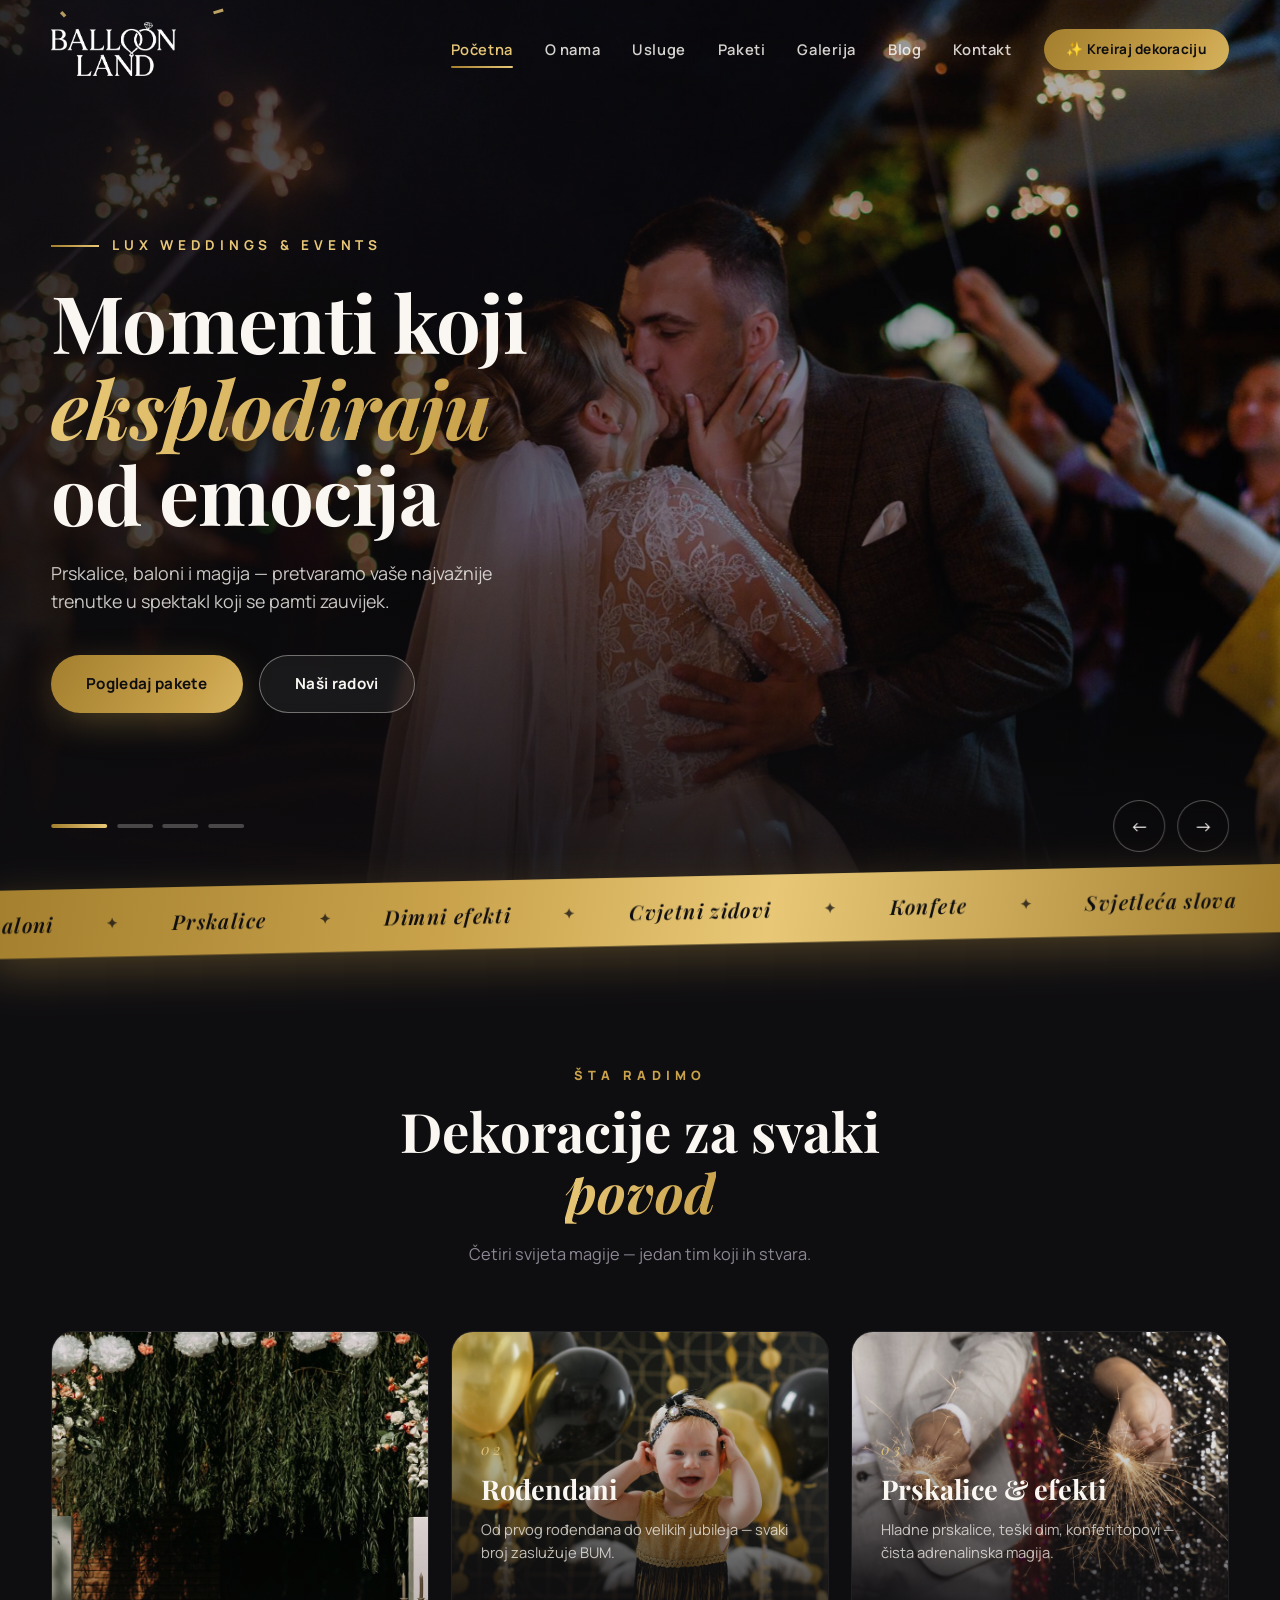
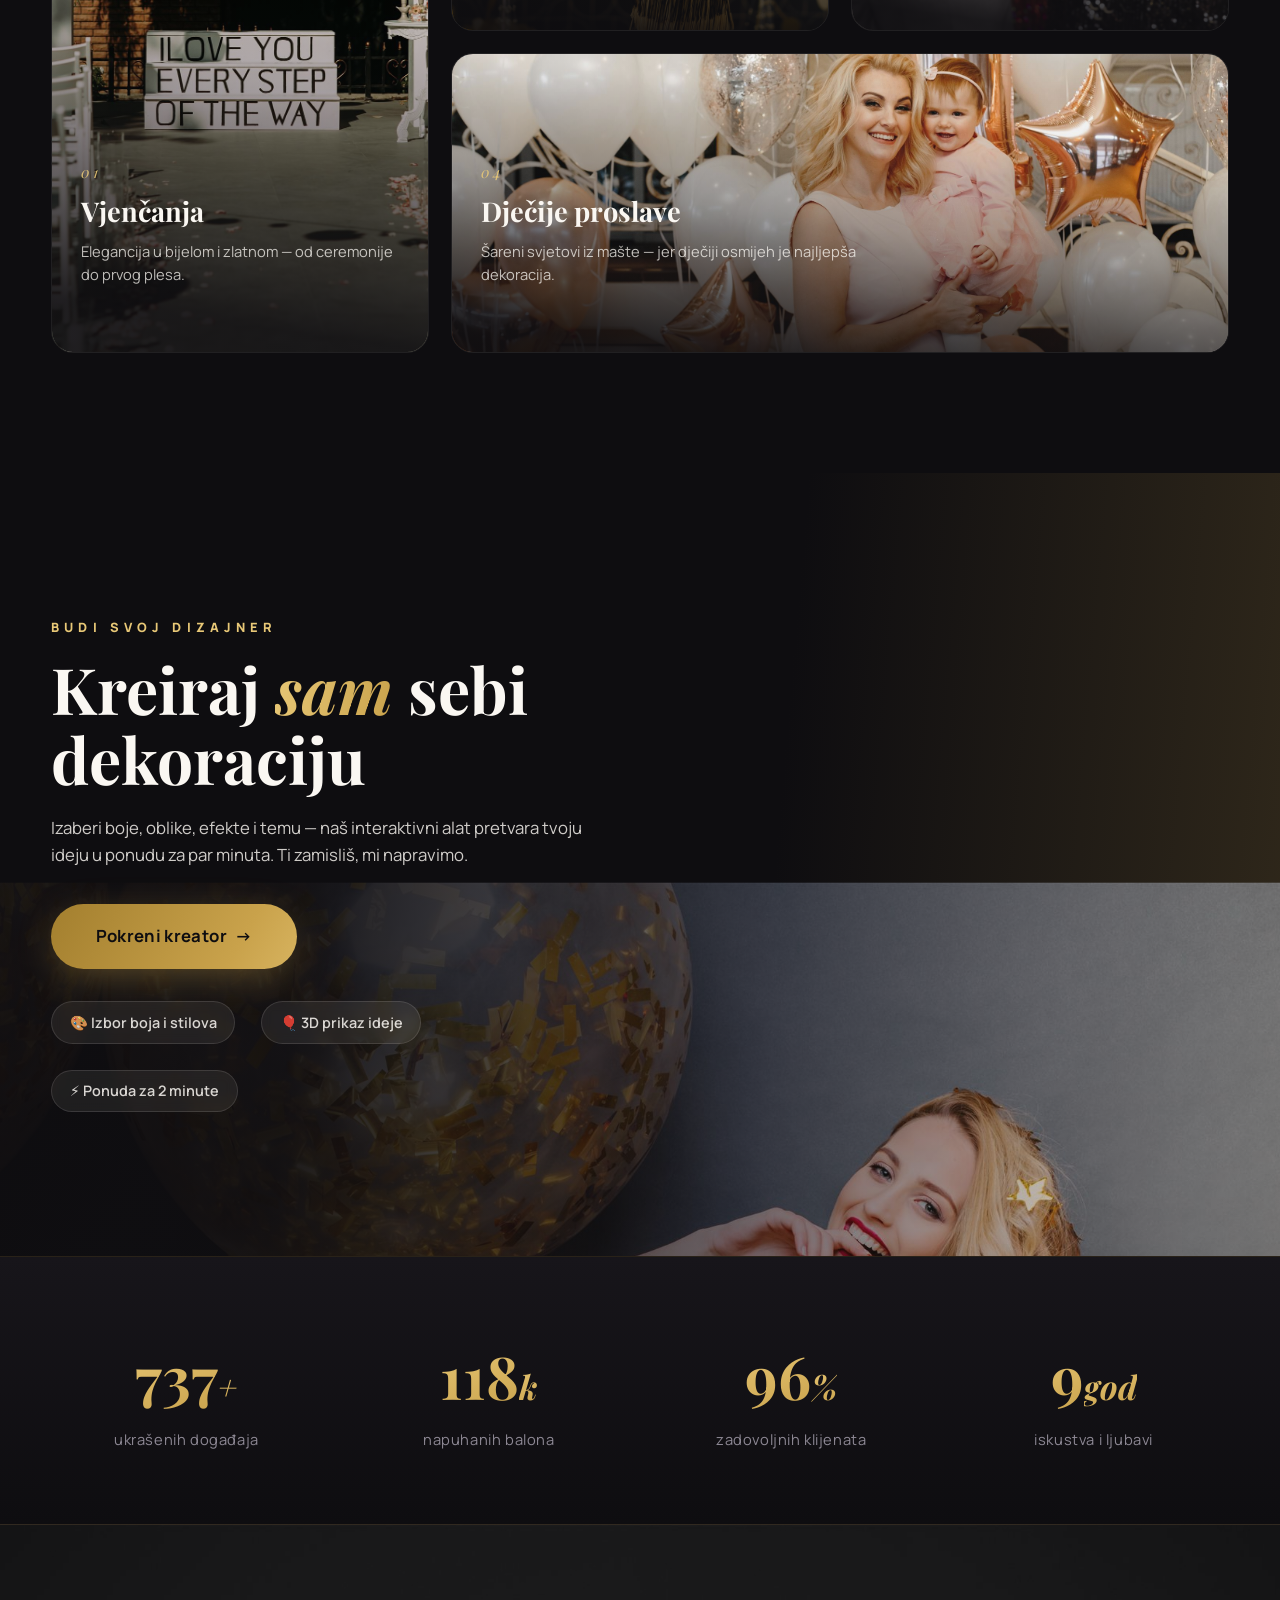
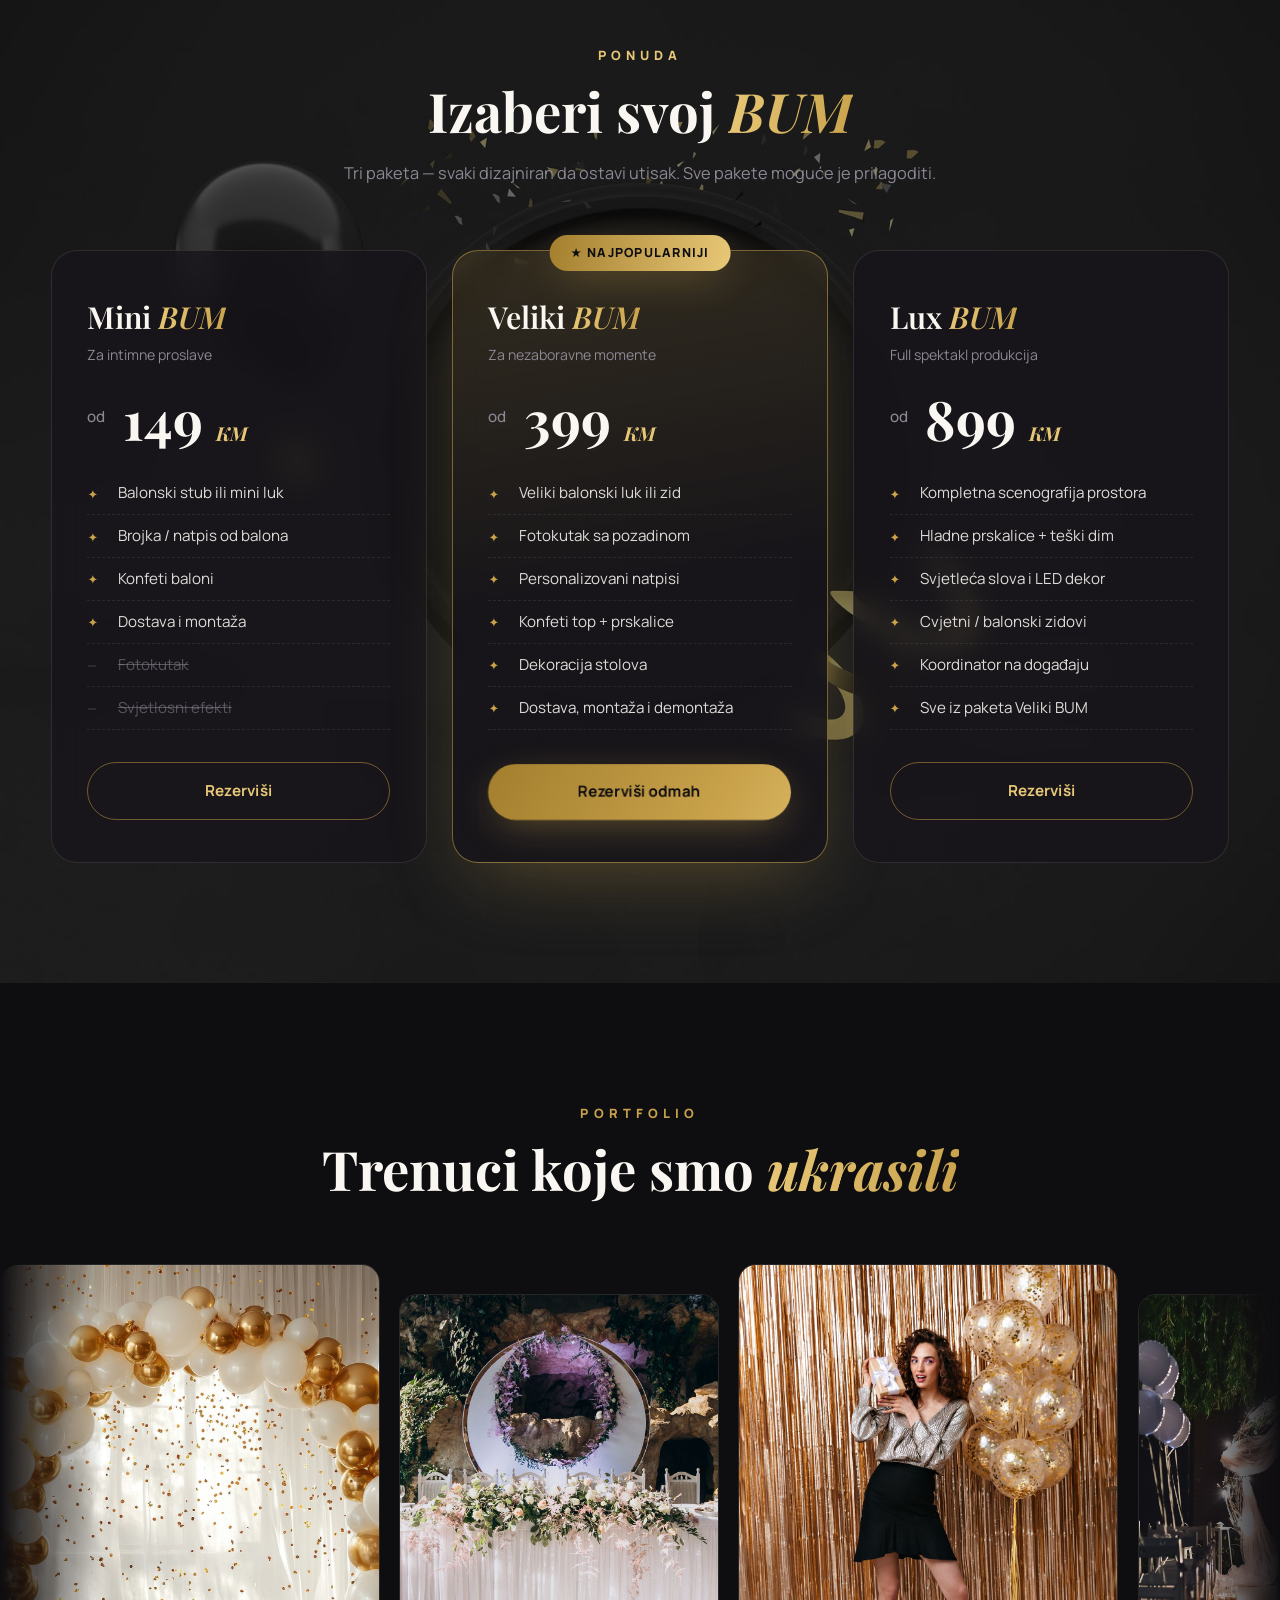
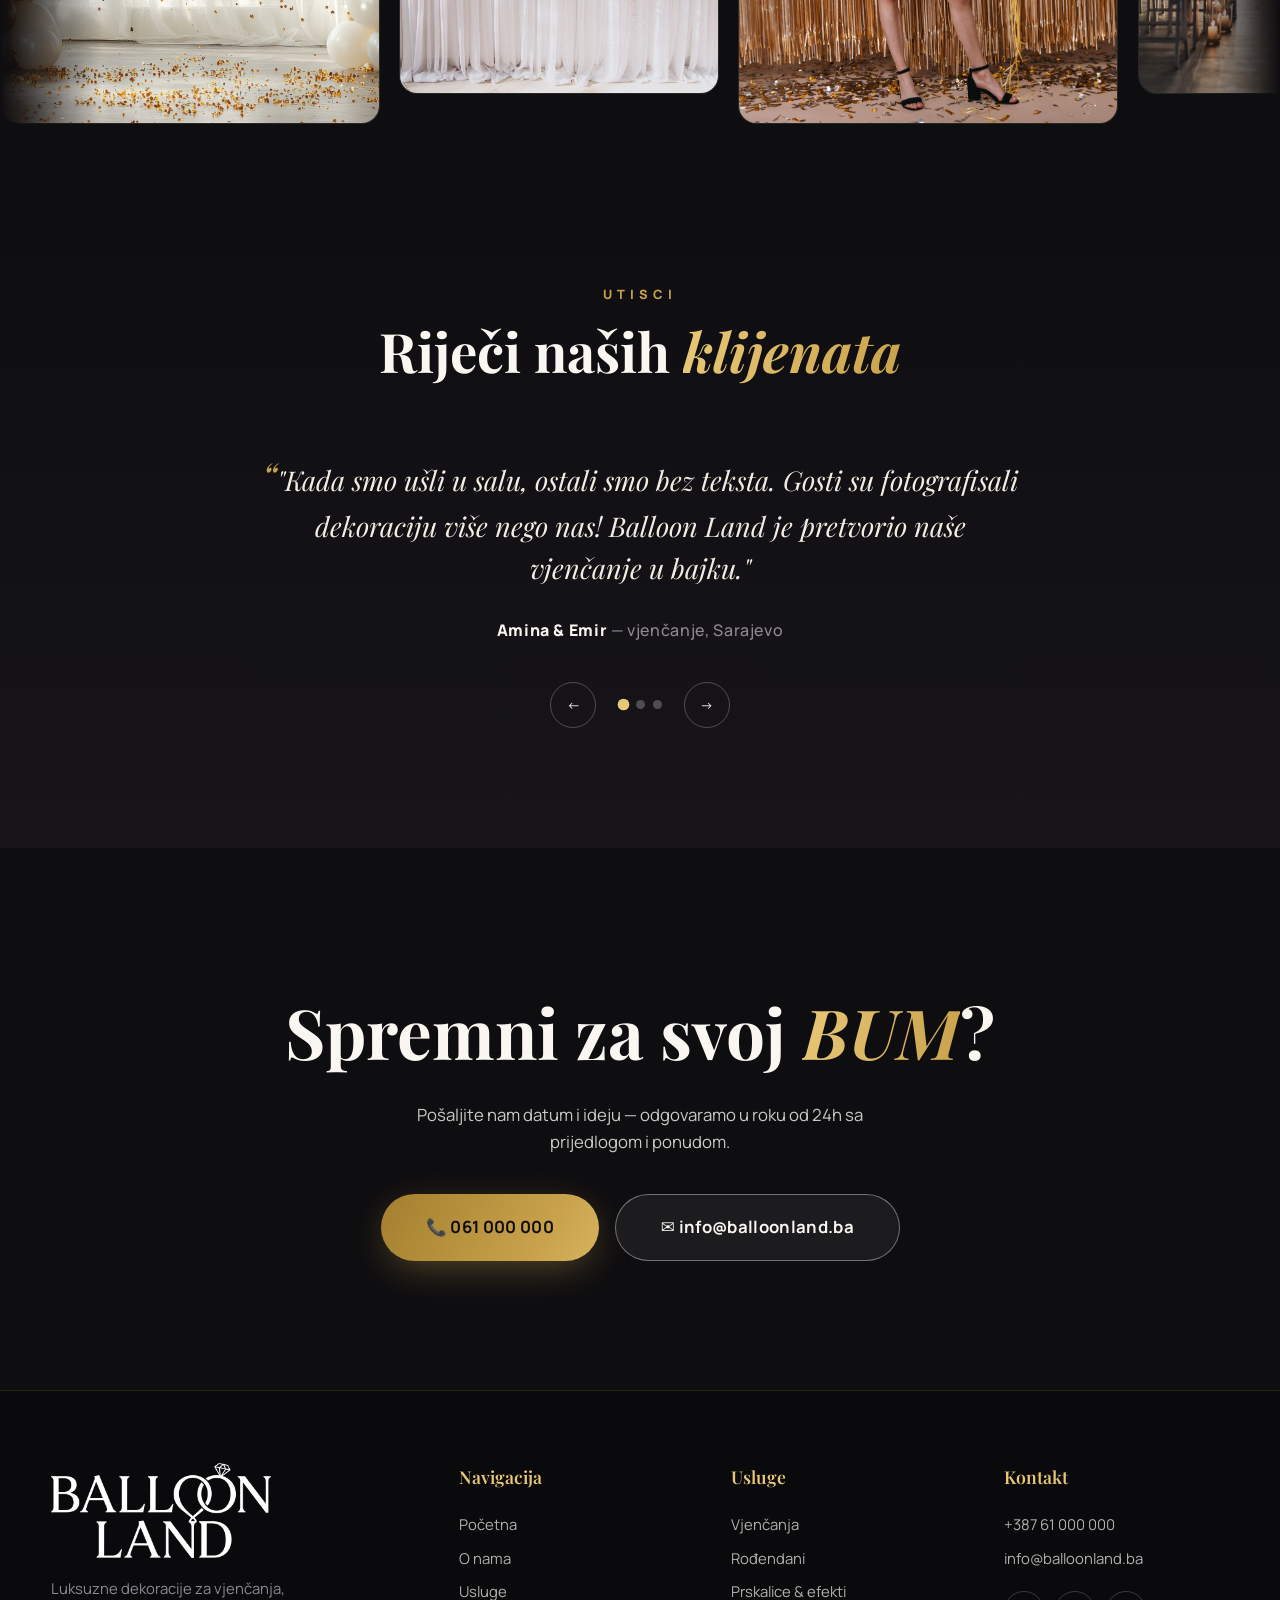
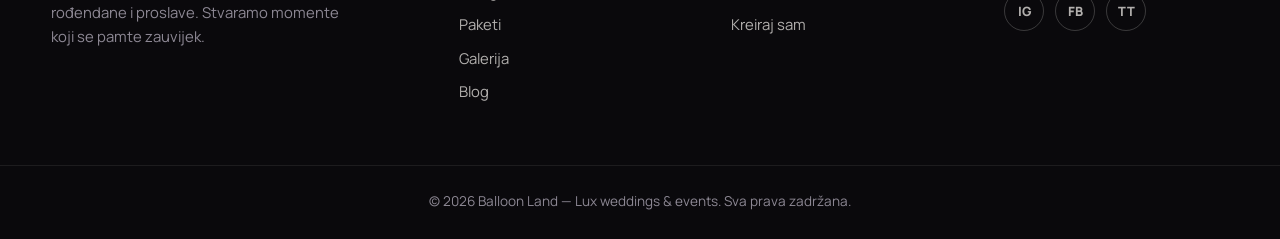
<file: index.html>
<!DOCTYPE html>
<html lang="bs">
<head>
  <meta charset="UTF-8">
  <meta name="viewport" content="width=device-width, initial-scale=1.0">
  <title>Balloon Land — Lux Weddings &amp; Events | Dekoracije koje ostavljaju bez daha</title>
  <meta name="description" content="Balloon Land — luksuzne dekoracije za vjenčanja, rođendane i proslave. Baloni, prskalice, dimni efekti i nezaboravni momenti.">
  <link rel="canonical" href="https://balloonland.ba/">
  <meta property="og:type" content="website">
  <meta property="og:site_name" content="Balloon Land">
  <meta property="og:title" content="Balloon Land — Lux Weddings &amp; Events | Dekoracije koje ostavljaju bez daha">
  <meta property="og:description" content="Balloon Land — luksuzne dekoracije za vjenčanja, rođendane i proslave. Baloni, prskalice, dimni efekti i nezaboravni momenti.">
  <meta property="og:url" content="https://balloonland.ba/">
  <meta property="og:image" content="https://balloonland.ba/img/hero-gold-arch.jpg">
  <meta property="og:locale" content="bs_BA">
  <meta name="twitter:card" content="summary_large_image">
  <meta name="twitter:title" content="Balloon Land — Lux Weddings &amp; Events | Dekoracije koje ostavljaju bez daha">
  <meta name="twitter:description" content="Balloon Land — luksuzne dekoracije za vjenčanja, rođendane i proslave. Baloni, prskalice, dimni efekti i nezaboravni momenti.">
  <meta name="twitter:image" content="https://balloonland.ba/img/hero-gold-arch.jpg">
  <link rel="preconnect" href="https://fonts.googleapis.com">
  <link rel="preconnect" href="https://fonts.gstatic.com" crossorigin>
  <link href="https://fonts.googleapis.com/css2?family=Playfair+Display:ital,wght@0,400;0,500;0,600;0,700;0,800;1,400;1,500&family=Manrope:wght@300;400;500;600;700;800&display=swap" rel="stylesheet">
  <link rel="stylesheet" href="css/style.css?v=2">
  <link rel="icon" type="image/png" href="img/logo-black.png">
</head>
<body>

  <!-- ═══════════ PRELOADER ═══════════ -->
  <div class="preloader" id="preloader">
    <div class="preloader__inner">
      <img src="img/logo-white.png" alt="Balloon Land" class="preloader__logo">
      <div class="preloader__bar"><span></span></div>
    </div>
  </div>

  <!-- ═══════════ NAVBAR ═══════════ -->
  <header class="nav" id="nav">
    <div class="nav__inner container">
      <a href="#" class="nav__logo">
        <img src="img/logo-white.png" alt="Balloon Land — Lux weddings and events">
      </a>
      <nav class="nav__links" id="navLinks">
        <a href="#pocetna" class="nav__link is-active">Početna</a>
        <a href="onama.html" class="nav__link">O nama</a>
        <a href="usluge.html" class="nav__link">Usluge</a>
        <a href="paketi.html" class="nav__link">Paketi</a>
        <a href="galerija.html" class="nav__link">Galerija</a>
        <a href="blog.html" class="nav__link">Blog</a>
        <a href="kontakt.html" class="nav__link">Kontakt</a>
        <a href="#kreiraj" class="btn btn--gold btn--sm nav__cta">✨ Kreiraj dekoraciju</a>
      </nav>
      <button class="nav__burger" id="burger" aria-label="Meni">
        <span></span><span></span><span></span>
      </button>
    </div>
  </header>

  <!-- ═══════════ HERO SLIDER ═══════════ -->
  <section class="hero" id="pocetna">
    <canvas id="confetti" class="hero__confetti"></canvas>

    <div class="hero__slides">
      <div class="hero__slide is-active">
        <div class="hero__bg" style="background-image:url('img/hero-sparklers.jpg')"></div>
        <div class="hero__overlay"></div>
        <div class="hero__content container">
          <p class="hero__kicker reveal-line"><span>Lux weddings &amp; events</span></p>
          <h1 class="hero__title">Momenti koji <em>eksplodiraju</em><br>od emocija</h1>
          <p class="hero__sub">Prskalice, baloni i magija — pretvaramo vaše najvažnije trenutke u spektakl koji se pamti zauvijek.</p>
          <div class="hero__actions">
            <a href="#paketi" class="btn btn--gold">Pogledaj pakete</a>
            <a href="#galerija" class="btn btn--ghost">Naši radovi</a>
          </div>
        </div>
      </div>

      <div class="hero__slide">
        <div class="hero__bg" style="background-image:url('img/hero-gold-arch.jpg')"></div>
        <div class="hero__overlay hero__overlay--light"></div>
        <div class="hero__content container">
          <p class="hero__kicker"><span>Balonske instalacije</span></p>
          <h1 class="hero__title">Lukovi od balona<br>koji <em>oduzimaju dah</em></h1>
          <p class="hero__sub">Od nježnih pastela do raskošnog zlata — svaka instalacija je umjetničko djelo krojeno po vašoj želji.</p>
          <div class="hero__actions">
            <a href="#usluge" class="btn btn--gold">Istraži usluge</a>
            <a href="#kreiraj" class="btn btn--ghost">Kreiraj svoju</a>
          </div>
        </div>
      </div>

      <div class="hero__slide">
        <div class="hero__bg" style="background-image:url('img/hero-balloons-stage.jpg')"></div>
        <div class="hero__overlay"></div>
        <div class="hero__content container">
          <p class="hero__kicker"><span>Proslave &amp; eventi</span></p>
          <h1 class="hero__title">Vaša proslava,<br>naš <em>spektakl</em></h1>
          <p class="hero__sub">Rođendani, punoljetstva, korporativni eventi — scenografija koja podiže atmosferu na novi nivo.</p>
          <div class="hero__actions">
            <a href="#paketi" class="btn btn--gold">Izaberi paket</a>
            <a href="kontakt.html" class="btn btn--ghost">Kontaktiraj nas</a>
          </div>
        </div>
      </div>

      <div class="hero__slide">
        <div class="hero__bg" style="background-image:url('img/smoke-fireworks-arch.jpg')"></div>
        <div class="hero__overlay"></div>
        <div class="hero__content container">
          <p class="hero__kicker"><span>Dimni &amp; svjetlosni efekti</span></p>
          <h1 class="hero__title">Prvi ples<br>u <em>oblacima</em></h1>
          <p class="hero__sub">Teški dim, hladne prskalice i svjetlosna magija — filmska scena čiji ste vi glavni glumci.</p>
          <div class="hero__actions">
            <a href="#usluge" class="btn btn--gold">Efekti koje nudimo</a>
            <a href="kontakt.html" class="btn btn--ghost">Zakaži termin</a>
          </div>
        </div>
      </div>
    </div>

    <div class="hero__ui container">
      <div class="hero__dots" id="heroDots"></div>
      <div class="hero__arrows">
        <button class="hero__arrow" id="heroPrev" aria-label="Prethodni slajd">←</button>
        <button class="hero__arrow" id="heroNext" aria-label="Sljedeći slajd">→</button>
      </div>
    </div>
    <div class="hero__progress"><span id="heroProgress"></span></div>

    <a href="#marquee" class="hero__scroll" aria-label="Skrolaj dole"><span></span></a>
  </section>

  <!-- ═══════════ GOLD MARQUEE ═══════════ -->
  <div class="marquee" id="marquee" aria-hidden="true">
    <div class="marquee__track">
      <div class="marquee__group">
        <span>Baloni</span><span>Prskalice</span><span>Dimni efekti</span><span>Cvjetni zidovi</span><span>Konfete</span><span>Svjetleća slova</span><span>Lukovi</span><span>Fotokutak</span>
      </div>
      <div class="marquee__group">
        <span>Baloni</span><span>Prskalice</span><span>Dimni efekti</span><span>Cvjetni zidovi</span><span>Konfete</span><span>Svjetleća slova</span><span>Lukovi</span><span>Fotokutak</span>
      </div>
      <div class="marquee__group">
        <span>Baloni</span><span>Prskalice</span><span>Dimni efekti</span><span>Cvjetni zidovi</span><span>Konfete</span><span>Svjetleća slova</span><span>Lukovi</span><span>Fotokutak</span>
      </div>
      <div class="marquee__group">
        <span>Baloni</span><span>Prskalice</span><span>Dimni efekti</span><span>Cvjetni zidovi</span><span>Konfete</span><span>Svjetleća slova</span><span>Lukovi</span><span>Fotokutak</span>
      </div>
    </div>
  </div>

  <!-- ═══════════ USLUGE / BANERI ═══════════ -->
  <section class="services section" id="usluge">
    <div class="container">
      <div class="section__head reveal">
        <p class="section__kicker">Šta radimo</p>
        <h2 class="section__title">Dekoracije za svaki <em>povod</em></h2>
        <p class="section__sub">Četiri svijeta magije — jedan tim koji ih stvara.</p>
      </div>

      <div class="services__grid">
        <a href="usluge.html#vjencanja" class="service-card service-card--tall reveal">
          <img src="img/wedding-aisle.jpg" alt="Dekoracija vjenčanja" loading="lazy">
          <div class="service-card__body">
            <span class="service-card__num">01</span>
            <h3>Vjenčanja</h3>
            <p>Elegancija u bijelom i zlatnom — od ceremonije do prvog plesa.</p>
            <span class="service-card__link">Saznaj više →</span>
          </div>
        </a>
        <a href="usluge.html#rodjendani" class="service-card reveal" style="--d:.1s">
          <img src="img/birthday-blackgold.jpg" alt="Dekoracija rođendana" loading="lazy">
          <div class="service-card__body">
            <span class="service-card__num">02</span>
            <h3>Rođendani</h3>
            <p>Od prvog rođendana do velikih jubileja — svaki broj zaslužuje BUM.</p>
            <span class="service-card__link">Saznaj više →</span>
          </div>
        </a>
        <a href="usluge.html#efekti" class="service-card reveal" style="--d:.2s">
          <img src="img/sparkler-closeup.jpg" alt="Prskalice i efekti" loading="lazy">
          <div class="service-card__body">
            <span class="service-card__num">03</span>
            <h3>Prskalice &amp; efekti</h3>
            <p>Hladne prskalice, teški dim, konfeti topovi — čista adrenalinska magija.</p>
            <span class="service-card__link">Saznaj više →</span>
          </div>
        </a>
        <a href="usluge.html#djecije" class="service-card service-card--wide reveal" style="--d:.3s">
          <img src="img/kids-balloons.jpg" alt="Dječije proslave" loading="lazy">
          <div class="service-card__body">
            <span class="service-card__num">04</span>
            <h3>Dječije proslave</h3>
            <p>Šareni svjetovi iz mašte — jer dječiji osmijeh je najljepša dekoracija.</p>
            <span class="service-card__link">Saznaj više →</span>
          </div>
        </a>
      </div>
    </div>
  </section>

  <!-- ═══════════ KREIRAJ SAM BANER ═══════════ -->
  <section class="creator" id="kreiraj">
    <div class="creator__bg parallax" data-speed="0.25" style="background-image:url('img/create-your-own.jpg')"></div>
    <div class="creator__overlay"></div>
    <div class="container creator__inner">
      <div class="creator__content reveal">
        <p class="section__kicker section__kicker--light">Budi svoj dizajner</p>
        <h2 class="creator__title">Kreiraj <em>sam</em> sebi<br>dekoraciju</h2>
        <p class="creator__sub">Izaberi boje, oblike, efekte i temu — naš interaktivni alat pretvara tvoju ideju u ponudu za par minuta. Ti zamisliš, mi napravimo.</p>
        <a href="kreiraj.html" class="btn btn--gold btn--lg creator__cta">
          Pokreni kreator <span class="creator__cta-arrow">→</span>
        </a>
        <ul class="creator__perks">
          <li>🎨 Izbor boja i stilova</li>
          <li>🎈 3D prikaz ideje</li>
          <li>⚡ Ponuda za 2 minute</li>
        </ul>
      </div>
    </div>
  </section>

  <!-- ═══════════ STATISTIKA ═══════════ -->
  <section class="stats">
    <div class="container stats__grid">
      <div class="stat reveal"><span class="stat__num" data-count="750">0</span><span class="stat__plus">+</span><p>ukrašenih događaja</p></div>
      <div class="stat reveal" style="--d:.1s"><span class="stat__num" data-count="120">0</span><span class="stat__plus">k</span><p>napuhanih balona</p></div>
      <div class="stat reveal" style="--d:.2s"><span class="stat__num" data-count="98">0</span><span class="stat__plus">%</span><p>zadovoljnih klijenata</p></div>
      <div class="stat reveal" style="--d:.3s"><span class="stat__num" data-count="9">0</span><span class="stat__plus">god</span><p>iskustva i ljubavi</p></div>
    </div>
  </section>

  <!-- ═══════════ PAKETI ═══════════ -->
  <section class="packages section" id="paketi">
    <div class="packages__bg" style="background-image:url('img/packages-bg.jpg')"></div>
    <div class="container">
      <div class="section__head section__head--light reveal">
        <p class="section__kicker section__kicker--light">Ponuda</p>
        <h2 class="section__title">Izaberi svoj <em>BUM</em></h2>
        <p class="section__sub">Tri paketa — svaki dizajniran da ostavi utisak. Sve pakete moguće je prilagoditi.</p>
      </div>

      <div class="packages__grid" id="paketiGrid"></div>
    </div>
  </section>

  <!-- ═══════════ GALERIJA ═══════════ -->
  <section class="gallery section" id="galerija">
    <div class="section__head reveal container">
      <p class="section__kicker">Portfolio</p>
      <h2 class="section__title">Trenuci koje smo <em>ukrasili</em></h2>
    </div>
    <div class="gallery__marquee">
      <div class="gallery__track">
        <img src="img/hero-gold-arch.jpg" alt="Zlatni balonski luk">
        <img src="img/wedding-tables.jpg" alt="Svečana sala">
        <img src="img/gold-balloons-gift.jpg" alt="Zlatni baloni">
        <img src="img/hero-wedding-altar.jpg" alt="Vjenčani oltar sa balonima">
        <img src="img/birthday-blackgold.jpg" alt="Rođendanska dekoracija">
        <img src="img/hero-sparklers.jpg" alt="Prskalice na vjenčanju">
        <img src="img/hero-gold-arch.jpg" alt="Zlatni balonski luk">
        <img src="img/wedding-tables.jpg" alt="Svečana sala">
        <img src="img/gold-balloons-gift.jpg" alt="Zlatni baloni">
        <img src="img/hero-wedding-altar.jpg" alt="Vjenčani oltar sa balonima">
        <img src="img/birthday-blackgold.jpg" alt="Rođendanska dekoracija">
        <img src="img/hero-sparklers.jpg" alt="Prskalice na vjenčanju">
      </div>
    </div>
  </section>

  <!-- ═══════════ TESTIMONIALS ═══════════ -->
  <section class="testi section">
    <div class="container">
      <div class="section__head reveal">
        <p class="section__kicker">Utisci</p>
        <h2 class="section__title">Riječi naših <em>klijenata</em></h2>
      </div>
      <div class="testi__slider reveal" id="testiSlider">
        <div class="testi__slide is-active">
          <p class="testi__text">"Kada smo ušli u salu, ostali smo bez teksta. Gosti su fotografisali dekoraciju više nego nas! Balloon Land je pretvorio naše vjenčanje u bajku."</p>
          <p class="testi__author">Amina &amp; Emir <span>— vjenčanje, Sarajevo</span></p>
        </div>
        <div class="testi__slide">
          <p class="testi__text">"Rođendan naše kćerke izgledao je kao scena iz filma. Profesionalni, tačni i puni ideja. Već smo rezervisali i sljedeću proslavu!"</p>
          <p class="testi__author">Porodica Hodžić <span>— 1. rođendan</span></p>
        </div>
        <div class="testi__slide">
          <p class="testi__text">"Hladne prskalice na prvom plesu — momenat koji niko od gostiju neće zaboraviti. Vrijedi svake marke. Preporuka od srca!"</p>
          <p class="testi__author">Lejla &amp; Adnan <span>— vjenčanje, Mostar</span></p>
        </div>
        <div class="testi__nav">
          <button id="testiPrev" aria-label="Prethodni">←</button>
          <div class="testi__dots" id="testiDots"></div>
          <button id="testiNext" aria-label="Sljedeći">→</button>
        </div>
      </div>
    </div>
  </section>

  <!-- ═══════════ CTA BANNER ═══════════ -->
  <section class="cta" id="kontakt">
    <div class="cta__bg parallax" data-speed="0.2" style="background-image:url('img/gold-balloons-gift.jpg')"></div>
    <div class="cta__overlay"></div>
    <div class="container cta__inner reveal">
      <h2 class="cta__title">Spremni za svoj <em>BUM</em>?</h2>
      <p class="cta__sub">Pošaljite nam datum i ideju — odgovaramo u roku od 24h sa prijedlogom i ponudom.</p>
      <div class="cta__actions">
        <a href="tel:+38761000000" class="btn btn--gold btn--lg">📞 061 000 000</a>
        <a href="mailto:info@balloonland.ba" class="btn btn--ghost btn--lg">✉ info@balloonland.ba</a>
      </div>
    </div>
  </section>

  <!-- ═══════════ FOOTER ═══════════ -->
  <footer class="footer">
    <div class="container footer__grid">
      <div class="footer__brand">
        <img src="img/logo-white.png" alt="Balloon Land" class="footer__logo">
        <p>Luksuzne dekoracije za vjenčanja, rođendane i proslave. Stvaramo momente koji se pamte zauvijek.</p>
      </div>
      <div class="footer__col">
        <h4>Navigacija</h4>
        <a href="#pocetna">Početna</a>
        <a href="onama.html">O nama</a>
        <a href="usluge.html">Usluge</a>
        <a href="paketi.html">Paketi</a>
        <a href="galerija.html">Galerija</a>
        <a href="blog.html">Blog</a>
      </div>
      <div class="footer__col">
        <h4>Usluge</h4>
        <a href="usluge.html#vjencanja">Vjenčanja</a>
        <a href="usluge.html#rodjendani">Rođendani</a>
        <a href="usluge.html#efekti">Prskalice &amp; efekti</a>
        <a href="#kreiraj">Kreiraj sam</a>
      </div>
      <div class="footer__col">
        <h4>Kontakt</h4>
        <a href="tel:+38761000000">+387 61 000 000</a>
        <a href="mailto:info@balloonland.ba">info@balloonland.ba</a>
        <div class="footer__social">
          <a href="#" aria-label="Instagram">IG</a>
          <a href="#" aria-label="Facebook">FB</a>
          <a href="#" aria-label="TikTok">TT</a>
        </div>
      </div>
    </div>
    <div class="footer__bottom">
      <p>© 2026 Balloon Land — Lux weddings &amp; events. Sva prava zadržana.</p>
    </div>
  </footer>

  <script src="js/paketi-data.js?v=1"></script>
  <script src="js/paketi.js?v=1"></script>
  <script src="js/postavke-data.js?v=1"></script>
  <script src="js/postavke.js?v=2"></script>
  <script src="js/blog-data.js?v=2"></script>
  <script src="js/hero-vijesti.js?v=2"></script>
  <script src="js/main.js?v=2"></script>
  <script src="js/seo.js?v=2"></script>
</body>
</html>
</file>
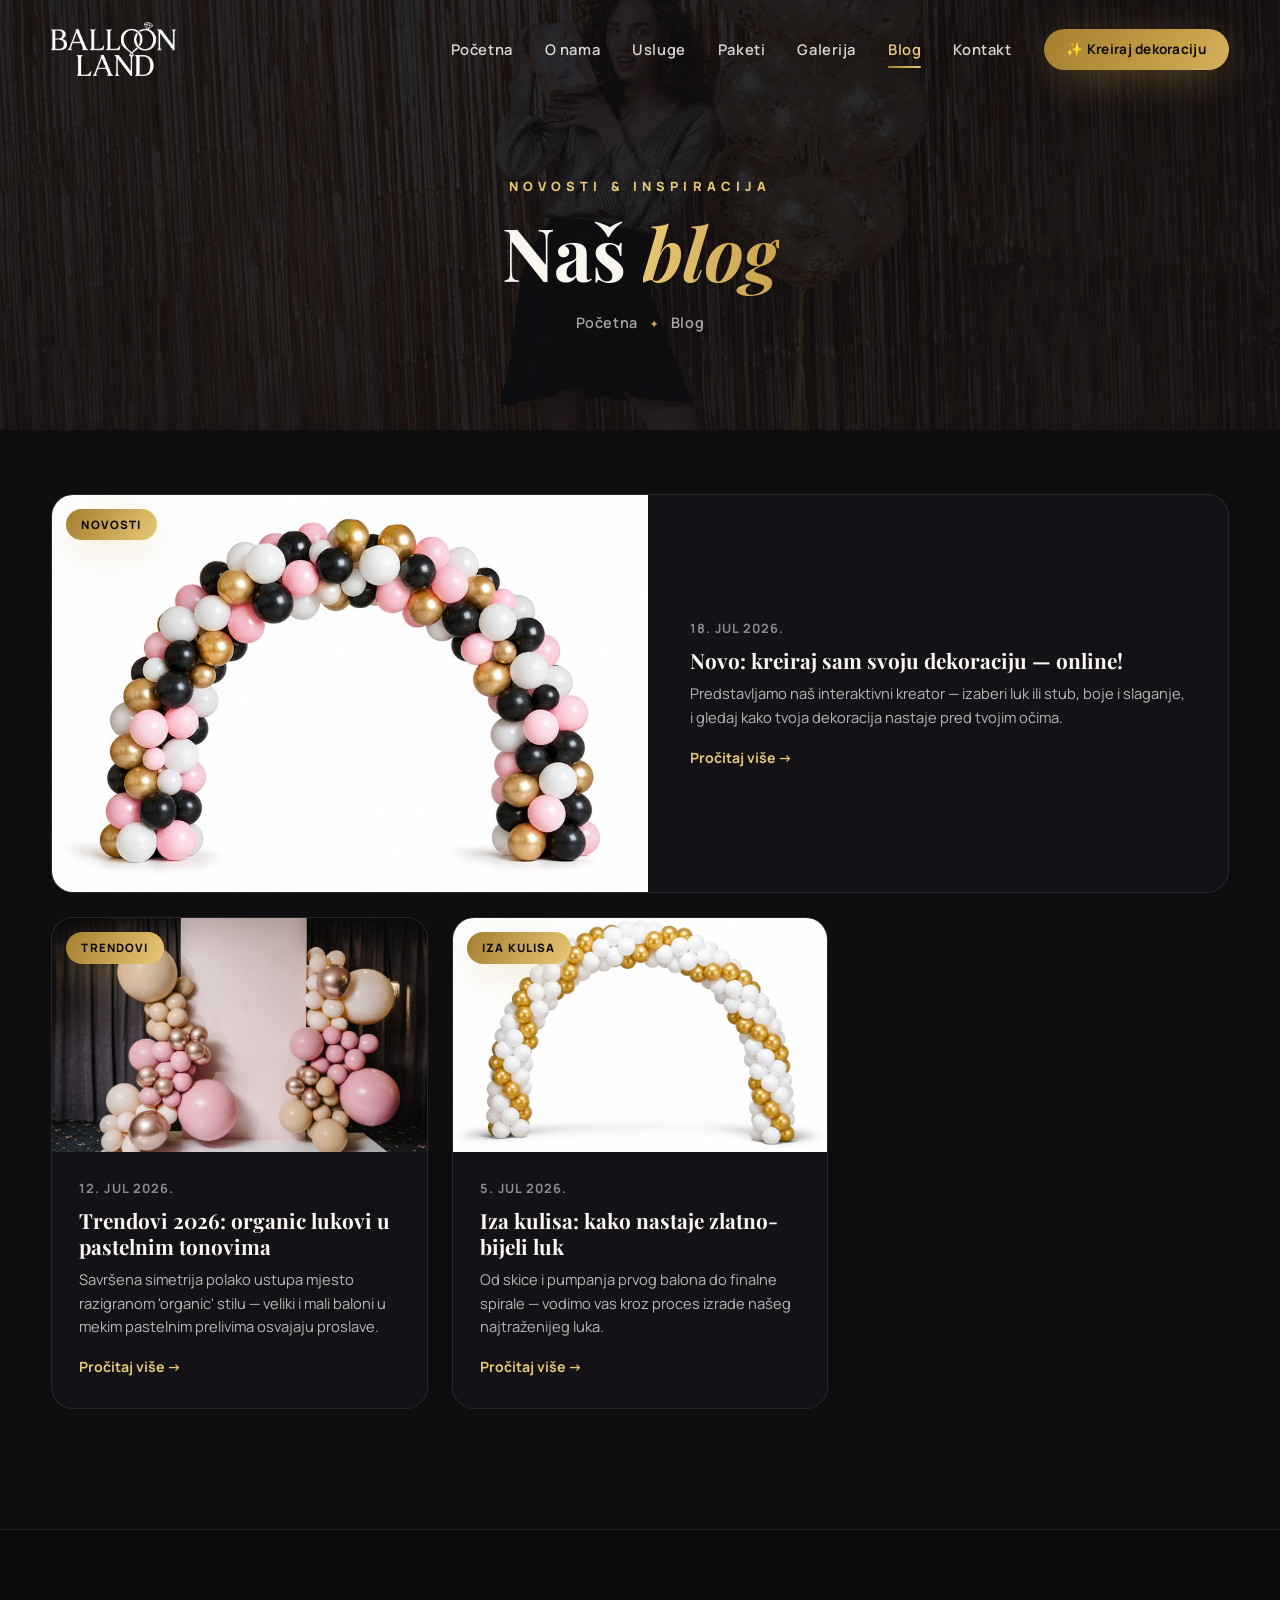
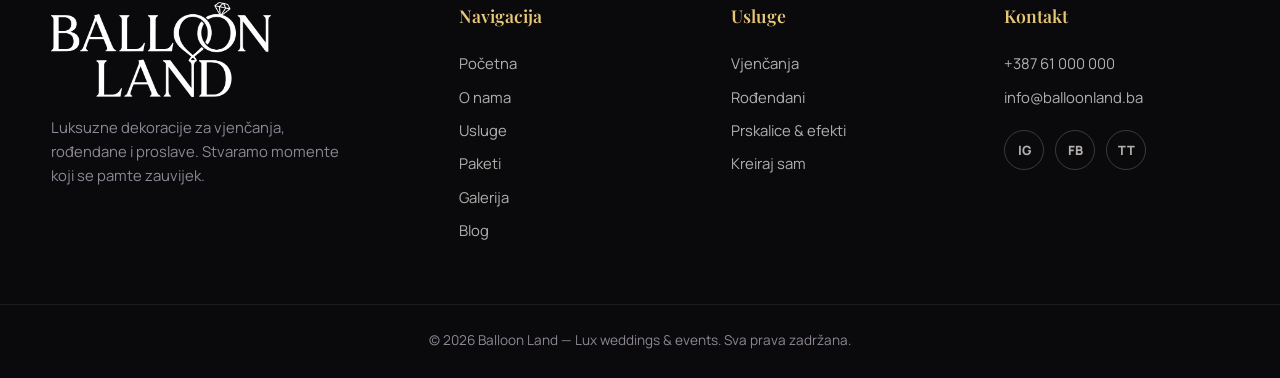
<file: blog.html>
<!DOCTYPE html>
<html lang="bs">
<head>
  <meta charset="UTF-8">
  <meta name="viewport" content="width=device-width, initial-scale=1.0">
  <title>Blog — Balloon Land | Lux Weddings &amp; Events</title>
  <meta name="description" content="Novosti, trendovi i priče iza kulisa — Balloon Land blog o dekoracijama koje ostavljaju bez daha.">
  <link rel="canonical" href="https://balloonland.ba/blog.html">
  <meta property="og:type" content="website">
  <meta property="og:site_name" content="Balloon Land">
  <meta property="og:title" content="Blog — Balloon Land | Lux Weddings &amp; Events">
  <meta property="og:description" content="Novosti, trendovi i priče iza kulisa — Balloon Land blog o dekoracijama koje ostavljaju bez daha.">
  <meta property="og:url" content="https://balloonland.ba/blog.html">
  <meta property="og:image" content="https://balloonland.ba/img/gold-balloons-gift.jpg">
  <meta property="og:locale" content="bs_BA">
  <meta name="twitter:card" content="summary_large_image">
  <meta name="twitter:title" content="Blog — Balloon Land | Lux Weddings &amp; Events">
  <meta name="twitter:description" content="Novosti, trendovi i priče iza kulisa — Balloon Land blog o dekoracijama koje ostavljaju bez daha.">
  <meta name="twitter:image" content="https://balloonland.ba/img/gold-balloons-gift.jpg">
  <link rel="preconnect" href="https://fonts.googleapis.com">
  <link rel="preconnect" href="https://fonts.gstatic.com" crossorigin>
  <link href="https://fonts.googleapis.com/css2?family=Playfair+Display:ital,wght@0,400;0,500;0,600;0,700;0,800;1,400;1,500&family=Manrope:wght@300;400;500;600;700;800&display=swap" rel="stylesheet">
  <link rel="stylesheet" href="css/style.css?v=2">
  <link rel="stylesheet" href="css/blog.css?v=2">
  <link rel="icon" type="image/png" href="img/logo-black.png">
</head>
<body>

  <!-- ═══════════ NAVBAR ═══════════ -->
  <header class="nav" id="nav">
    <div class="nav__inner container">
      <a href="index.html" class="nav__logo">
        <img src="img/logo-white.png" alt="Balloon Land — Lux weddings and events">
      </a>
      <nav class="nav__links" id="navLinks">
        <a href="index.html" class="nav__link">Početna</a>
        <a href="onama.html" class="nav__link">O nama</a>
        <a href="usluge.html" class="nav__link">Usluge</a>
        <a href="paketi.html" class="nav__link">Paketi</a>
        <a href="galerija.html" class="nav__link">Galerija</a>
        <a href="blog.html" class="nav__link is-active">Blog</a>
        <a href="kontakt.html" class="nav__link">Kontakt</a>
        <a href="kreiraj.html" class="btn btn--gold btn--sm nav__cta">✨ Kreiraj dekoraciju</a>
      </nav>
      <button class="nav__burger" id="burger" aria-label="Meni">
        <span></span><span></span><span></span>
      </button>
    </div>
  </header>

  <!-- ═══════════ PAGE HEADER ═══════════ -->
  <section class="page-head">
    <div class="page-head__bg" style="background-image:url('img/gold-balloons-gift.jpg')"></div>
    <div class="page-head__overlay"></div>
    <div class="container page-head__inner">
      <p class="section__kicker section__kicker--light">Novosti &amp; inspiracija</p>
      <h1 class="page-head__title">Naš <em>blog</em></h1>
      <p class="page-head__crumbs"><a href="index.html">Početna</a> <span>✦</span> Blog</p>
    </div>
  </section>

  <!-- ═══════════ OBJAVE ═══════════ -->
  <section class="section" style="padding-top: 4rem;">
    <div class="container">
      <div class="blog-list" id="blogList"></div>
    </div>
  </section>

  <!-- ═══════════ FOOTER ═══════════ -->
  <footer class="footer">
    <div class="container footer__grid">
      <div class="footer__brand">
        <img src="img/logo-white.png" alt="Balloon Land" class="footer__logo">
        <p>Luksuzne dekoracije za vjenčanja, rođendane i proslave. Stvaramo momente koji se pamte zauvijek.</p>
      </div>
      <div class="footer__col">
        <h4>Navigacija</h4>
        <a href="index.html">Početna</a>
        <a href="onama.html">O nama</a>
        <a href="usluge.html">Usluge</a>
        <a href="paketi.html">Paketi</a>
        <a href="galerija.html">Galerija</a>
        <a href="blog.html">Blog</a>
      </div>
      <div class="footer__col">
        <h4>Usluge</h4>
        <a href="usluge.html#vjencanja">Vjenčanja</a>
        <a href="usluge.html#rodjendani">Rođendani</a>
        <a href="usluge.html#efekti">Prskalice &amp; efekti</a>
        <a href="kreiraj.html">Kreiraj sam</a>
      </div>
      <div class="footer__col">
        <h4>Kontakt</h4>
        <a href="tel:+38761000000">+387 61 000 000</a>
        <a href="mailto:info@balloonland.ba">info@balloonland.ba</a>
        <div class="footer__social">
          <a href="#" aria-label="Instagram">IG</a>
          <a href="#" aria-label="Facebook">FB</a>
          <a href="#" aria-label="TikTok">TT</a>
        </div>
      </div>
    </div>
    <div class="footer__bottom">
      <p>© 2026 Balloon Land — Lux weddings &amp; events. Sva prava zadržana.</p>
    </div>
  </footer>

  <script src="js/postavke-data.js?v=1"></script>
  <script src="js/postavke.js?v=2"></script>
  <script src="js/main.js?v=2"></script>
  <script src="js/blog-data.js?v=1"></script>
  <script src="js/media-data.js?v=1"></script>
  <script src="js/blog.js?v=3"></script>
  <script src="js/seo.js?v=2"></script>
</body>
</html>
</file>
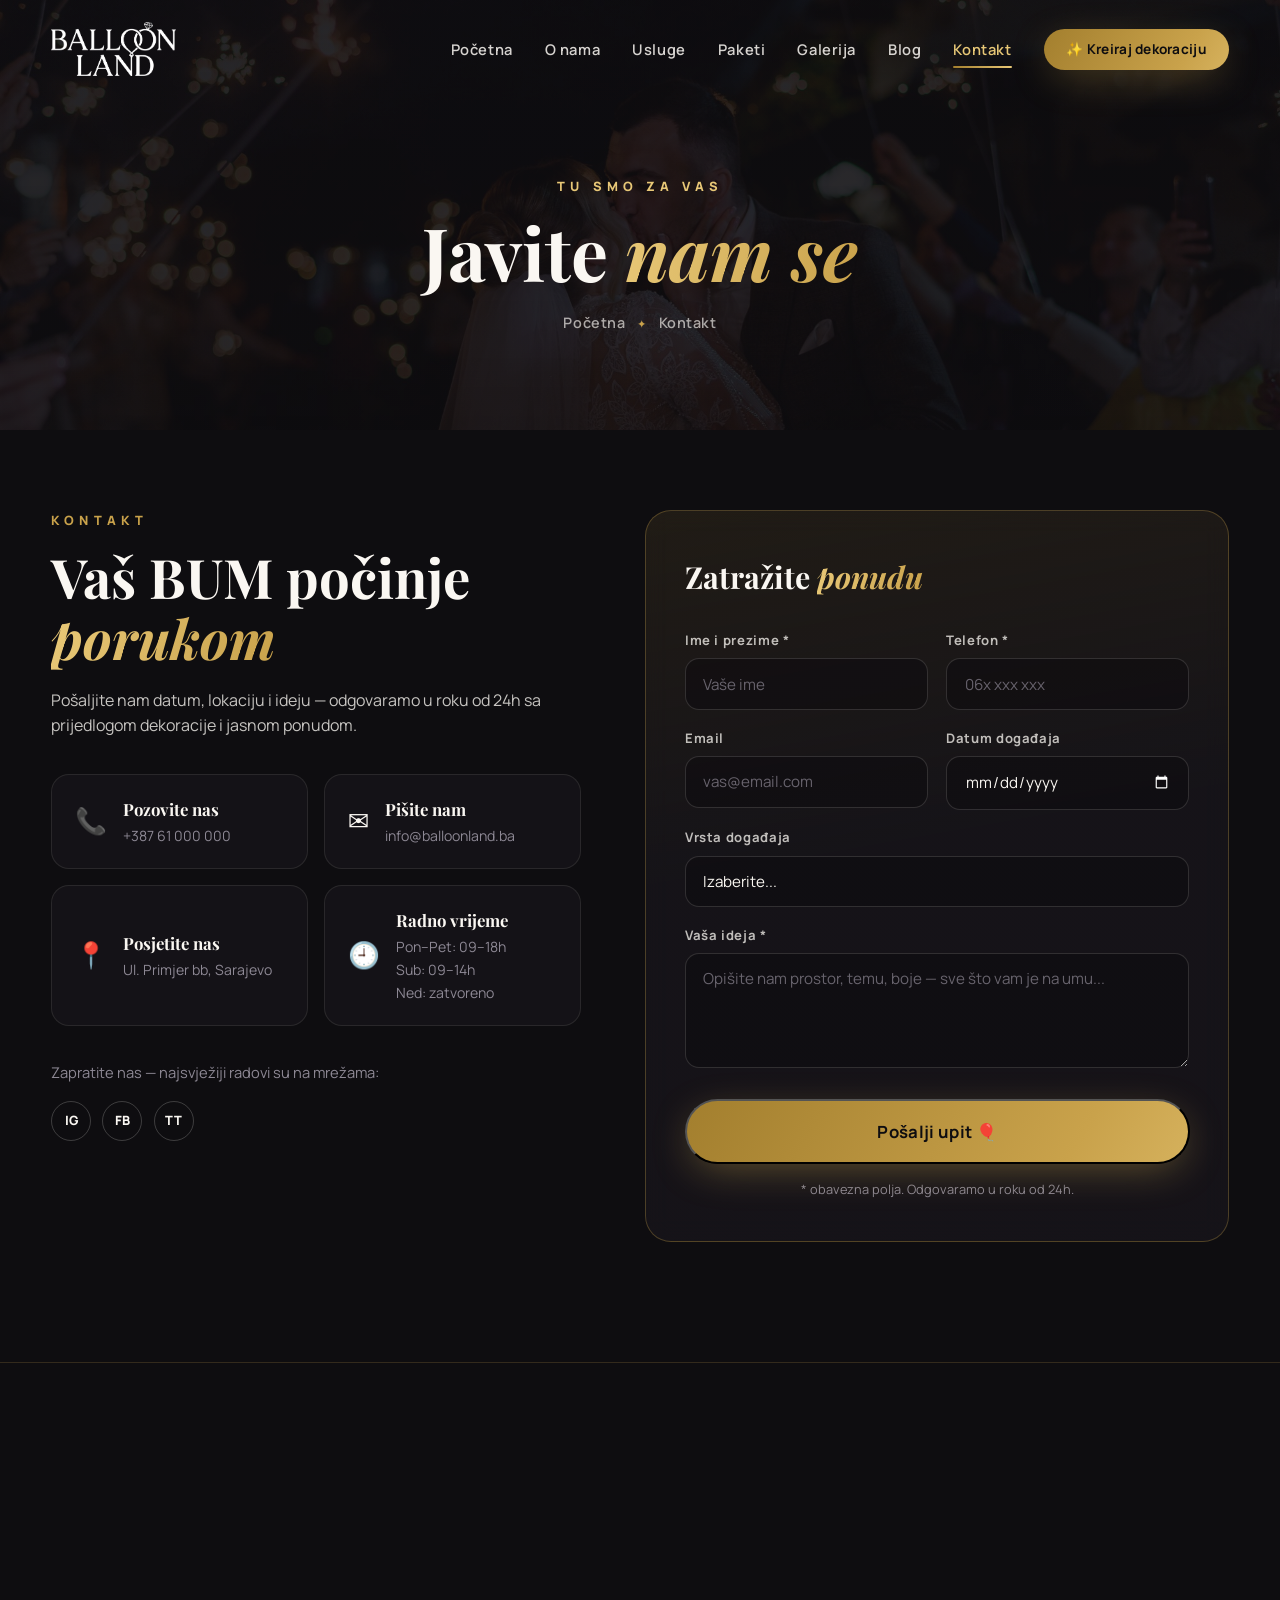
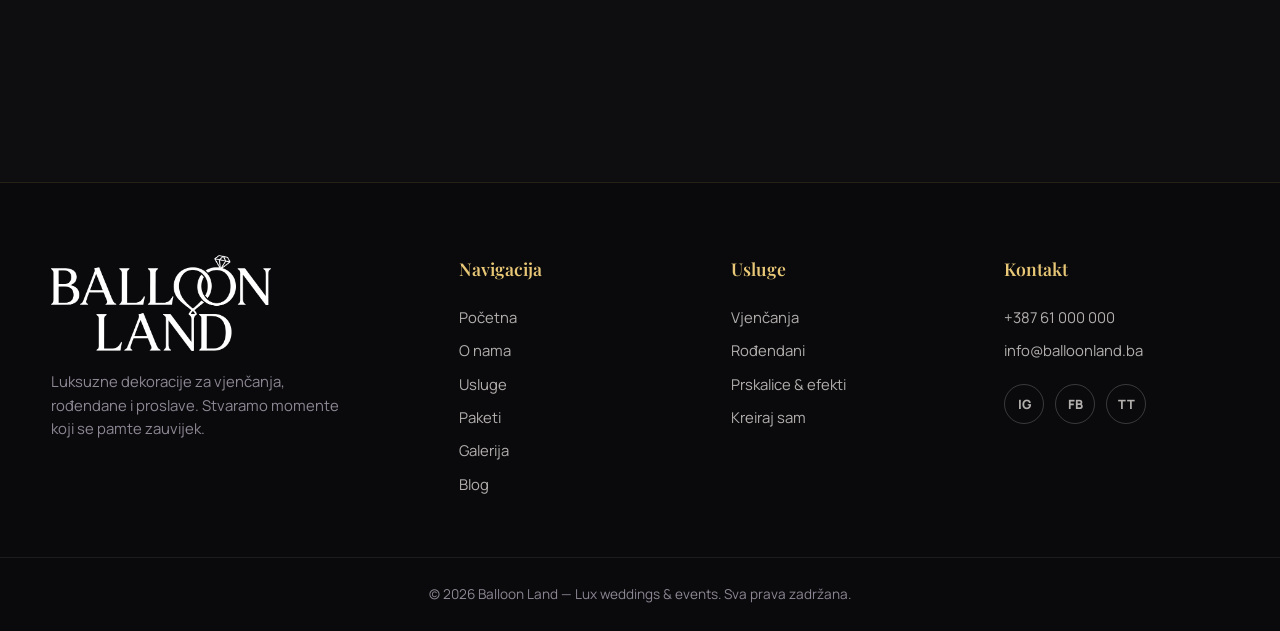
<file: kontakt.html>
<!DOCTYPE html>
<html lang="bs">
<head>
  <meta charset="UTF-8">
  <meta name="viewport" content="width=device-width, initial-scale=1.0">
  <title>Kontakt — Balloon Land | Lux Weddings &amp; Events</title>
  <meta name="description" content="Kontaktirajte Balloon Land — pošaljite datum i ideju, odgovaramo u roku od 24h sa prijedlogom i ponudom.">
  <link rel="canonical" href="https://balloonland.ba/kontakt.html">
  <meta property="og:type" content="website">
  <meta property="og:site_name" content="Balloon Land">
  <meta property="og:title" content="Kontakt — Balloon Land | Lux Weddings &amp; Events">
  <meta property="og:description" content="Kontaktirajte Balloon Land — pošaljite datum i ideju, odgovaramo u roku od 24h sa prijedlogom i ponudom.">
  <meta property="og:url" content="https://balloonland.ba/kontakt.html">
  <meta property="og:image" content="https://balloonland.ba/img/photo-corner.jpg">
  <meta property="og:locale" content="bs_BA">
  <meta name="twitter:card" content="summary_large_image">
  <meta name="twitter:title" content="Kontakt — Balloon Land | Lux Weddings &amp; Events">
  <meta name="twitter:description" content="Kontaktirajte Balloon Land — pošaljite datum i ideju, odgovaramo u roku od 24h sa prijedlogom i ponudom.">
  <meta name="twitter:image" content="https://balloonland.ba/img/photo-corner.jpg">
  <link rel="preconnect" href="https://fonts.googleapis.com">
  <link rel="preconnect" href="https://fonts.gstatic.com" crossorigin>
  <link href="https://fonts.googleapis.com/css2?family=Playfair+Display:ital,wght@0,400;0,500;0,600;0,700;0,800;1,400;1,500&family=Manrope:wght@300;400;500;600;700;800&display=swap" rel="stylesheet">
  <link rel="stylesheet" href="css/style.css?v=2">
  <link rel="icon" type="image/png" href="img/logo-black.png">
</head>
<body>

  <!-- ═══════════ NAVBAR ═══════════ -->
  <header class="nav" id="nav">
    <div class="nav__inner container">
      <a href="index.html" class="nav__logo">
        <img src="img/logo-white.png" alt="Balloon Land — Lux weddings and events">
      </a>
      <nav class="nav__links" id="navLinks">
        <a href="index.html" class="nav__link">Početna</a>
        <a href="onama.html" class="nav__link">O nama</a>
        <a href="usluge.html" class="nav__link">Usluge</a>
        <a href="paketi.html" class="nav__link">Paketi</a>
        <a href="galerija.html" class="nav__link">Galerija</a>
        <a href="blog.html" class="nav__link">Blog</a>
        <a href="kontakt.html" class="nav__link is-active">Kontakt</a>
        <a href="kreiraj.html" class="btn btn--gold btn--sm nav__cta">✨ Kreiraj dekoraciju</a>
      </nav>
      <button class="nav__burger" id="burger" aria-label="Meni">
        <span></span><span></span><span></span>
      </button>
    </div>
  </header>

  <!-- ═══════════ PAGE HEADER ═══════════ -->
  <section class="page-head">
    <div class="page-head__bg" style="background-image:url('img/hero-sparklers.jpg')"></div>
    <div class="page-head__overlay"></div>
    <div class="container page-head__inner">
      <p class="section__kicker section__kicker--light">Tu smo za vas</p>
      <h1 class="page-head__title">Javite <em>nam se</em></h1>
      <p class="page-head__crumbs"><a href="index.html">Početna</a> <span>✦</span> Kontakt</p>
    </div>
  </section>

  <!-- ═══════════ KONTAKT ═══════════ -->
  <section class="contact section" style="padding-top: 5rem;">
    <div class="container contact__grid">

      <div class="contact__info reveal">
        <p class="section__kicker">Kontakt</p>
        <h2 class="section__title">Vaš BUM počinje <em>porukom</em></h2>
        <p class="contact__text">Pošaljite nam datum, lokaciju i ideju — odgovaramo u roku od 24h sa prijedlogom dekoracije i jasnom ponudom.</p>

        <div class="contact__cards">
          <a href="tel:+38761000000" class="c-card">
            <span class="c-card__icon">📞</span>
            <div><h3>Pozovite nas</h3><p>+387 61 000 000</p></div>
          </a>
          <a href="mailto:info@balloonland.ba" class="c-card">
            <span class="c-card__icon">✉️</span>
            <div><h3>Pišite nam</h3><p>info@balloonland.ba</p></div>
          </a>
          <div class="c-card">
            <span class="c-card__icon">📍</span>
            <div><h3>Posjetite nas</h3><p id="kAdresa">Ul. Primjer bb, Sarajevo</p></div>
          </div>
          <div class="c-card">
            <span class="c-card__icon">🕘</span>
            <div><h3>Radno vrijeme</h3><p id="kRadno">Pon–Sub: 09–18h</p></div>
          </div>
        </div>

        <div class="contact__social">
          <p>Zapratite nas — najsvježiji radovi su na mrežama:</p>
          <div class="footer__social">
            <a href="#" aria-label="Instagram">IG</a>
            <a href="#" aria-label="Facebook">FB</a>
            <a href="#" aria-label="TikTok">TT</a>
          </div>
        </div>
      </div>

      <div class="contact__form-wrap reveal" style="--d:.15s">
        <form class="cform" id="contactForm" novalidate>
          <h3 class="cform__title">Zatražite <em>ponudu</em></h3>

          <div class="cform__row">
            <div class="cform__field">
              <label for="cfName">Ime i prezime *</label>
              <input type="text" id="cfName" name="name" placeholder="Vaše ime" required>
            </div>
            <div class="cform__field">
              <label for="cfPhone">Telefon *</label>
              <input type="tel" id="cfPhone" name="phone" placeholder="06x xxx xxx" required>
            </div>
          </div>

          <div class="cform__row">
            <div class="cform__field">
              <label for="cfEmail">Email</label>
              <input type="email" id="cfEmail" name="email" placeholder="vas@email.com">
            </div>
            <div class="cform__field">
              <label for="cfDate">Datum događaja</label>
              <input type="date" id="cfDate" name="date">
            </div>
          </div>

          <div class="cform__field">
            <label for="cfType">Vrsta događaja</label>
            <select id="cfType" name="type">
              <option value="">Izaberite...</option>
              <option>Vjenčanje</option>
              <option>Rođendan / jubilej</option>
              <option>Dječija proslava</option>
              <option>Gender reveal</option>
              <option>Korporativni event</option>
              <option>Nešto drugo</option>
            </select>
          </div>

          <div class="cform__field">
            <label for="cfMsg">Vaša ideja *</label>
            <textarea id="cfMsg" name="message" rows="4" placeholder="Opišite nam prostor, temu, boje — sve što vam je na umu..." required></textarea>
          </div>

          <button type="submit" class="btn btn--gold btn--lg cform__submit">Pošalji upit 🎈</button>
          <p class="cform__note">* obavezna polja. Odgovaramo u roku od 24h.</p>

          <div class="cform__success" id="formSuccess" hidden>
            <span>🎉</span>
            <h3>Poruka je poslana!</h3>
            <p>Hvala vam na povjerenju — javljamo se u roku od 24h sa prijedlogom i ponudom.</p>
          </div>
        </form>
      </div>

    </div>
  </section>

  <!-- ═══════════ MAPA ═══════════ -->
  <section class="map reveal">
    <iframe
      id="kMapa"
      title="Balloon Land lokacija"
      src="https://www.google.com/maps?q=Sarajevo,Bosna+i+Hercegovina&z=13&output=embed"
      loading="lazy"
      referrerpolicy="no-referrer-when-downgrade"
      allowfullscreen></iframe>
  </section>

  <!-- ═══════════ FOOTER ═══════════ -->
  <footer class="footer">
    <div class="container footer__grid">
      <div class="footer__brand">
        <img src="img/logo-white.png" alt="Balloon Land" class="footer__logo">
        <p>Luksuzne dekoracije za vjenčanja, rođendane i proslave. Stvaramo momente koji se pamte zauvijek.</p>
      </div>
      <div class="footer__col">
        <h4>Navigacija</h4>
        <a href="index.html">Početna</a>
        <a href="onama.html">O nama</a>
        <a href="usluge.html">Usluge</a>
        <a href="paketi.html">Paketi</a>
        <a href="galerija.html">Galerija</a>
        <a href="blog.html">Blog</a>
      </div>
      <div class="footer__col">
        <h4>Usluge</h4>
        <a href="usluge.html#vjencanja">Vjenčanja</a>
        <a href="usluge.html#rodjendani">Rođendani</a>
        <a href="usluge.html#efekti">Prskalice &amp; efekti</a>
        <a href="kreiraj.html">Kreiraj sam</a>
      </div>
      <div class="footer__col">
        <h4>Kontakt</h4>
        <a href="tel:+38761000000">+387 61 000 000</a>
        <a href="mailto:info@balloonland.ba">info@balloonland.ba</a>
        <div class="footer__social">
          <a href="#" aria-label="Instagram">IG</a>
          <a href="#" aria-label="Facebook">FB</a>
          <a href="#" aria-label="TikTok">TT</a>
        </div>
      </div>
    </div>
    <div class="footer__bottom">
      <p>© 2026 Balloon Land — Lux weddings &amp; events. Sva prava zadržana.</p>
    </div>
  </footer>

  <script src="js/postavke-data.js?v=1"></script>
  <script src="js/postavke.js?v=2"></script>
  <script src="js/main.js?v=2"></script>
  <script src="js/seo.js?v=2"></script>
</body>
</html>
</file>
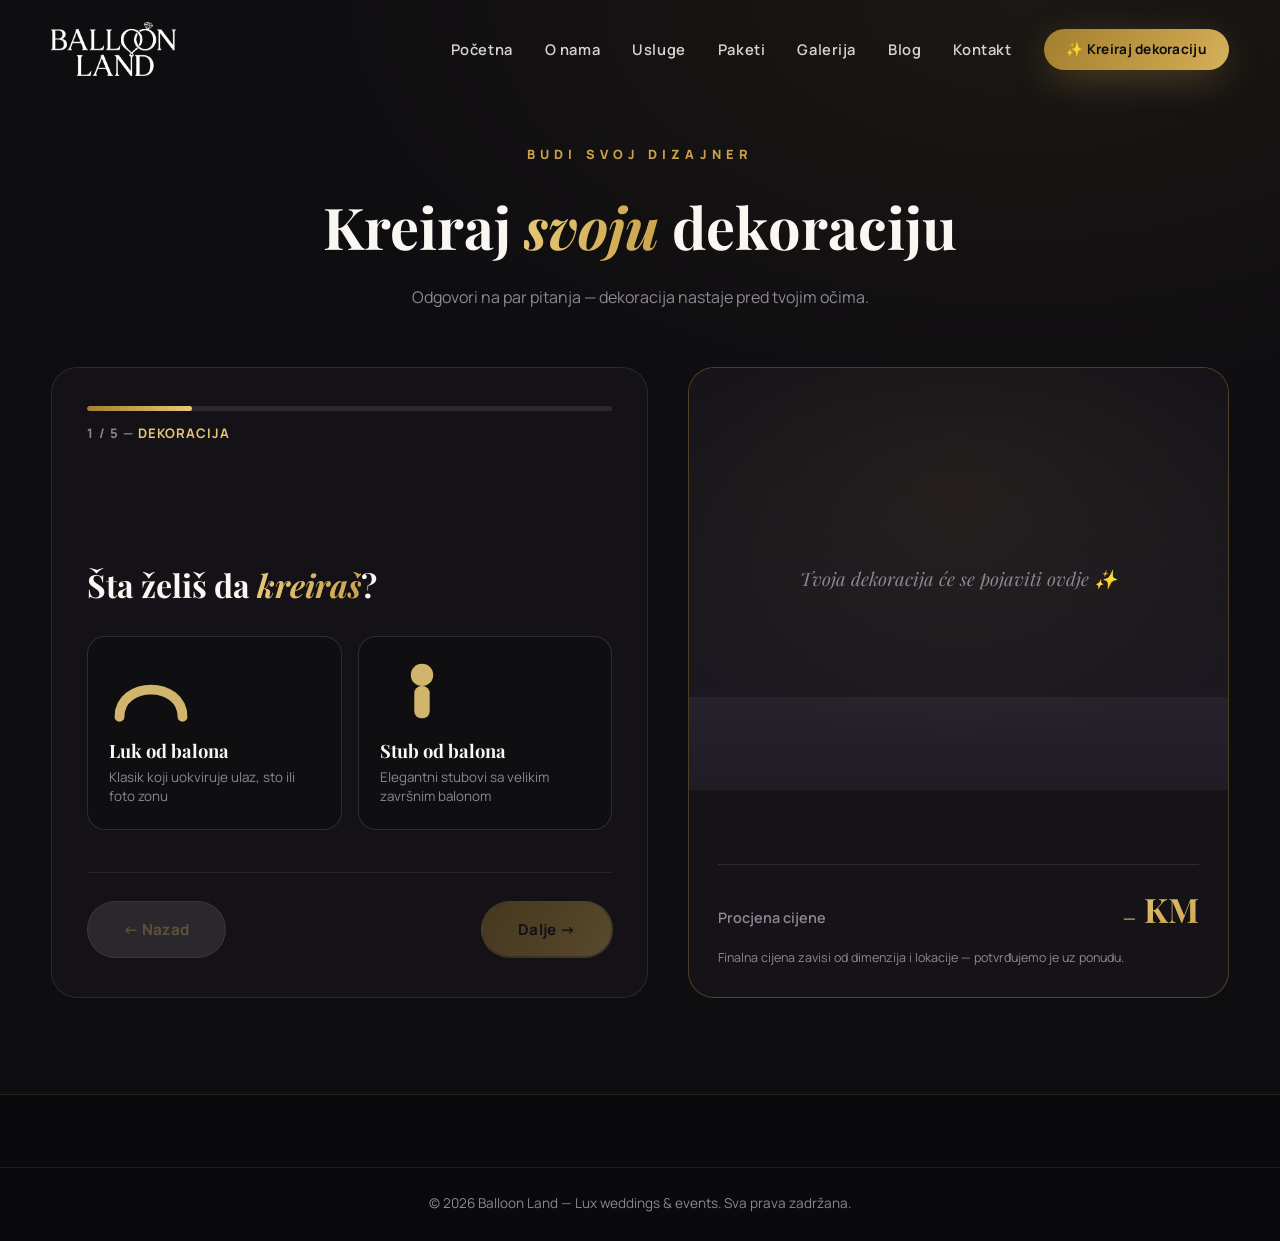
<file: kreiraj.html>
<!DOCTYPE html>
<html lang="bs">
<head>
  <meta charset="UTF-8">
  <meta name="viewport" content="width=device-width, initial-scale=1.0">
  <title>Kreiraj sam dekoraciju — Balloon Land</title>
  <meta name="description" content="Interaktivni kreator dekoracija — sastavi svoj luk ili stub od balona, izaberi boje i dobij ponudu odmah.">
  <link rel="canonical" href="https://balloonland.ba/kreiraj.html">
  <meta property="og:type" content="website">
  <meta property="og:site_name" content="Balloon Land">
  <meta property="og:title" content="Kreiraj sam dekoraciju — Balloon Land">
  <meta property="og:description" content="Interaktivni kreator dekoracija — sastavi svoj luk ili stub od balona, izaberi boje i dobij ponudu odmah.">
  <meta property="og:url" content="https://balloonland.ba/kreiraj.html">
  <meta property="og:image" content="https://balloonland.ba/img/create-your-own.jpg">
  <meta property="og:locale" content="bs_BA">
  <meta name="twitter:card" content="summary_large_image">
  <meta name="twitter:title" content="Kreiraj sam dekoraciju — Balloon Land">
  <meta name="twitter:description" content="Interaktivni kreator dekoracija — sastavi svoj luk ili stub od balona, izaberi boje i dobij ponudu odmah.">
  <meta name="twitter:image" content="https://balloonland.ba/img/create-your-own.jpg">
  <link rel="preconnect" href="https://fonts.googleapis.com">
  <link rel="preconnect" href="https://fonts.gstatic.com" crossorigin>
  <link href="https://fonts.googleapis.com/css2?family=Playfair+Display:ital,wght@0,400;0,500;0,600;0,700;0,800;1,400;1,500&family=Manrope:wght@300;400;500;600;700;800&display=swap" rel="stylesheet">
  <link rel="stylesheet" href="css/style.css?v=2">
  <link rel="stylesheet" href="css/kreator.css?v=2">
  <link rel="icon" type="image/png" href="img/logo-black.png">
</head>
<body>

  <!-- ═══════════ NAVBAR ═══════════ -->
  <header class="nav is-scrolled" id="nav">
    <div class="nav__inner container">
      <a href="index.html" class="nav__logo">
        <img src="img/logo-white.png" alt="Balloon Land — Lux weddings and events">
      </a>
      <nav class="nav__links" id="navLinks">
        <a href="index.html" class="nav__link">Početna</a>
        <a href="onama.html" class="nav__link">O nama</a>
        <a href="usluge.html" class="nav__link">Usluge</a>
        <a href="paketi.html" class="nav__link">Paketi</a>
        <a href="galerija.html" class="nav__link">Galerija</a>
        <a href="blog.html" class="nav__link">Blog</a>
        <a href="kontakt.html" class="nav__link">Kontakt</a>
        <a href="kreiraj.html" class="btn btn--gold btn--sm nav__cta">✨ Kreiraj dekoraciju</a>
      </nav>
      <button class="nav__burger" id="burger" aria-label="Meni">
        <span></span><span></span><span></span>
      </button>
    </div>
  </header>

  <!-- ═══════════ KREATOR ═══════════ -->
  <main class="kreator">
    <div class="container">
      <div class="kreator__head">
        <p class="section__kicker">Budi svoj dizajner</p>
        <h1 class="kreator__title">Kreiraj <em>svoju</em> dekoraciju</h1>
        <p class="kreator__sub">Odgovori na par pitanja — dekoracija nastaje pred tvojim očima.</p>
      </div>

      <div class="kreator__layout">

        <!-- ─────── LIJEVO: KORACI ─────── -->
        <div class="kreator__panel">

          <div class="kreator__progress">
            <div class="kreator__progress-bar"><span id="kProgressBar"></span></div>
            <p class="kreator__progress-text"><span id="kStepNow">1</span> / <span id="kStepTotal">5</span> — <span id="kStepName">Dekoracija</span></p>
          </div>

          <!-- KORAK 1: vrsta dekoracije -->
          <section class="kstep is-active" data-step="dekoracija">
            <h2 class="kstep__q">Šta želiš da <em>kreiraš</em>?</h2>
            <div class="kopts kopts--2">
              <button class="kopt" data-set="deko" data-value="luk">
                <svg viewBox="0 0 120 90" aria-hidden="true">
                  <path d="M15 82 C15 30 105 30 105 82" fill="none" stroke="currentColor" stroke-width="14" stroke-linecap="round"/>
                </svg>
                <h3>Luk od balona</h3>
                <p>Klasik koji uokviruje ulaz, sto ili foto zonu</p>
              </button>
              <button class="kopt" data-set="deko" data-value="stub">
                <svg viewBox="0 0 120 90" aria-hidden="true">
                  <circle cx="60" cy="22" r="16" fill="currentColor"/>
                  <rect x="49" y="38" width="22" height="46" rx="10" fill="currentColor"/>
                </svg>
                <h3>Stub od balona</h3>
                <p>Elegantni stubovi sa velikim završnim balonom</p>
              </button>
            </div>
          </section>

          <!-- KORAK 2: tip balona -->
          <section class="kstep" data-step="baloni">
            <h2 class="kstep__q">Kakve balone <em>želiš</em>?</h2>
            <div class="kopts kopts--2">
              <button class="kopt" data-set="tip" data-value="isti">
                <svg viewBox="0 0 120 90" aria-hidden="true">
                  <circle cx="30" cy="45" r="17" fill="currentColor"/>
                  <circle cx="62" cy="45" r="17" fill="currentColor" opacity=".75"/>
                  <circle cx="94" cy="45" r="17" fill="currentColor"/>
                </svg>
                <h3>Baloni iste veličine</h3>
                <p>Uredan, moderan i simetričan izgled</p>
              </button>
              <button class="kopt" data-set="tip" data-value="kombinacija">
                <svg viewBox="0 0 120 90" aria-hidden="true">
                  <circle cx="32" cy="42" r="20" fill="currentColor"/>
                  <circle cx="58" cy="60" r="9" fill="currentColor" opacity=".75"/>
                  <circle cx="82" cy="40" r="15" fill="currentColor"/>
                  <circle cx="100" cy="60" r="7" fill="currentColor" opacity=".75"/>
                </svg>
                <h3>Veliki + mali baloni</h3>
                <p>Organski, razigran "organic" stil</p>
              </button>
            </div>
          </section>

          <!-- KORAK 3: slaganje -->
          <section class="kstep" data-step="slaganje">
            <h2 class="kstep__q">Kako slažemo <em>boje</em>?</h2>
            <div class="kopts kopts--3">
              <button class="kopt kopt--img" data-set="slaganje" data-value="ravno">
                <img src="img/slaganje-ravno.jpg" alt="Ravno slaganje — boje u pravilnim prstenovima" loading="lazy">
                <h3>Ravno</h3>
                <p>Boje se ređaju u pravilnim prstenovima</p>
              </button>
              <button class="kopt kopt--img" data-set="slaganje" data-value="dijagonalno">
                <img src="img/slaganje-dijagonalno.jpg" alt="Dijagonalno slaganje — spiralni efekat" loading="lazy">
                <h3>Dijagonalno</h3>
                <p>Boje se spiralno uvijaju oko dekoracije</p>
              </button>
              <button class="kopt kopt--img" data-set="slaganje" data-value="mix">
                <img src="img/slaganje-mix.jpg" alt="Mix slaganje — nasumično raspoređene boje" loading="lazy">
                <h3>Mix <span class="kopt__sub">(nasumično)</span></h3>
                <p>Boje razbacane bez pravila — razigrano</p>
              </button>
            </div>
            <p class="kstep__hint">💡 Nakon ovog koraka prikazaćemo tvoju dekoraciju — za početak u bijeloj mat boji.</p>
          </section>

          <!-- KORAK 4: boje -->
          <section class="kstep" data-step="boje">
            <h2 class="kstep__q">Koliko <em>boja</em> želiš?</h2>
            <div class="kopts kopts--3 kopts--slim">
              <button class="kopt kopt--slim" data-set="brojBoja" data-value="2"><h3>2 boje</h3><p>uključeno u cijenu</p></button>
              <button class="kopt kopt--slim" data-set="brojBoja" data-value="3"><h3>3 boje</h3><p>+ 15 KM</p></button>
              <button class="kopt kopt--slim" data-set="brojBoja" data-value="4"><h3>4 boje</h3><p>+ 25 KM</p></button>
            </div>
            <div class="krows" id="kRows"></div>
          </section>

          <!-- KORAK 5 (samo stub): završni balon -->
          <section class="kstep" data-step="zavrsni">
            <h2 class="kstep__q">Završni <em>balon</em></h2>
            <p class="kstep__hint" style="margin-top:-0.5rem">Svaki stub krunišemo velikim balonom na vrhu.</p>
            <div class="krow">
              <p class="krow__label">Boja završnog balona</p>
              <div class="kswatches" id="kTopColors"></div>
            </div>
            <div class="krow">
              <p class="krow__label">Natpis na balonu <span class="krow__opt">(opcionalno, + 15 KM)</span></p>
              <input type="text" class="kinput" id="kNatpis" maxlength="18" placeholder="npr. Sretan rođendan!">
            </div>
          </section>

          <!-- KORAK 6: upit -->
          <section class="kstep" data-step="upit">
            <h2 class="kstep__q">Tvoja dekoracija je <em>spremna</em>!</h2>
            <ul class="ksummary" id="kSummary"></ul>
            <div class="kform">
              <div class="cform__row">
                <div class="cform__field">
                  <label for="kName">Ime i prezime *</label>
                  <input type="text" id="kName" placeholder="Vaše ime" required>
                </div>
                <div class="cform__field">
                  <label for="kPhone">Telefon *</label>
                  <input type="tel" id="kPhone" placeholder="06x xxx xxx" required>
                </div>
              </div>
              <div class="cform__field">
                <label for="kDate">Datum događaja</label>
                <input type="date" id="kDate">
              </div>
            </div>
          </section>

          <div class="kreator__nav">
            <button class="btn btn--outline" id="kBack" disabled>← Nazad</button>
            <button class="btn btn--gold" id="kNext" disabled>Dalje →</button>
          </div>
        </div>

        <!-- ─────── DESNO: PREGLED ─────── -->
        <aside class="kpreview">
          <div class="kpreview__card">
            <div class="kpreview__stage-wrap">
              <canvas id="kStage" class="kpreview__stage" width="1200" height="940" role="img" aria-label="Pregled dekoracije"></canvas>
              <p class="kpreview__placeholder" id="kPlaceholder">Tvoja dekoracija će se pojaviti ovdje ✨</p>
            </div>
            <div class="kpreview__meta">
              <div class="kpreview__chips" id="kChips"></div>
              <div class="kpreview__price">
                <span>Procjena cijene</span>
                <strong><span id="kPrice">—</span> KM</strong>
              </div>
              <p class="kpreview__note">Finalna cijena zavisi od dimenzija i lokacije — potvrđujemo je uz ponudu.</p>
            </div>
          </div>
        </aside>

      </div>
    </div>

    <!-- SUCCESS OVERLAY -->
    <div class="ksuccess" id="kSuccess" hidden>
      <div class="ksuccess__card">
        <span>🎉</span>
        <h3>Upit je poslan!</h3>
        <p>Tvoja dekoracija je stigla do nas — javljamo se u roku od 24h sa potvrdom cijene i termina.</p>
        <a href="index.html" class="btn btn--gold">← Nazad na početnu</a>
      </div>
    </div>
  </main>

  <!-- ═══════════ FOOTER ═══════════ -->
  <footer class="footer">
    <div class="footer__bottom">
      <p>© 2026 Balloon Land — Lux weddings &amp; events. Sva prava zadržana.</p>
    </div>
  </footer>

  <script src="js/postavke-data.js?v=1"></script>
  <script src="js/postavke.js?v=2"></script>
  <script src="js/main.js?v=2"></script>
  <script src="js/maske.js?v=3"></script>
  <script src="js/kreator.js?v=3"></script>
  <script src="js/seo.js?v=2"></script>
</body>
</html>
</file>
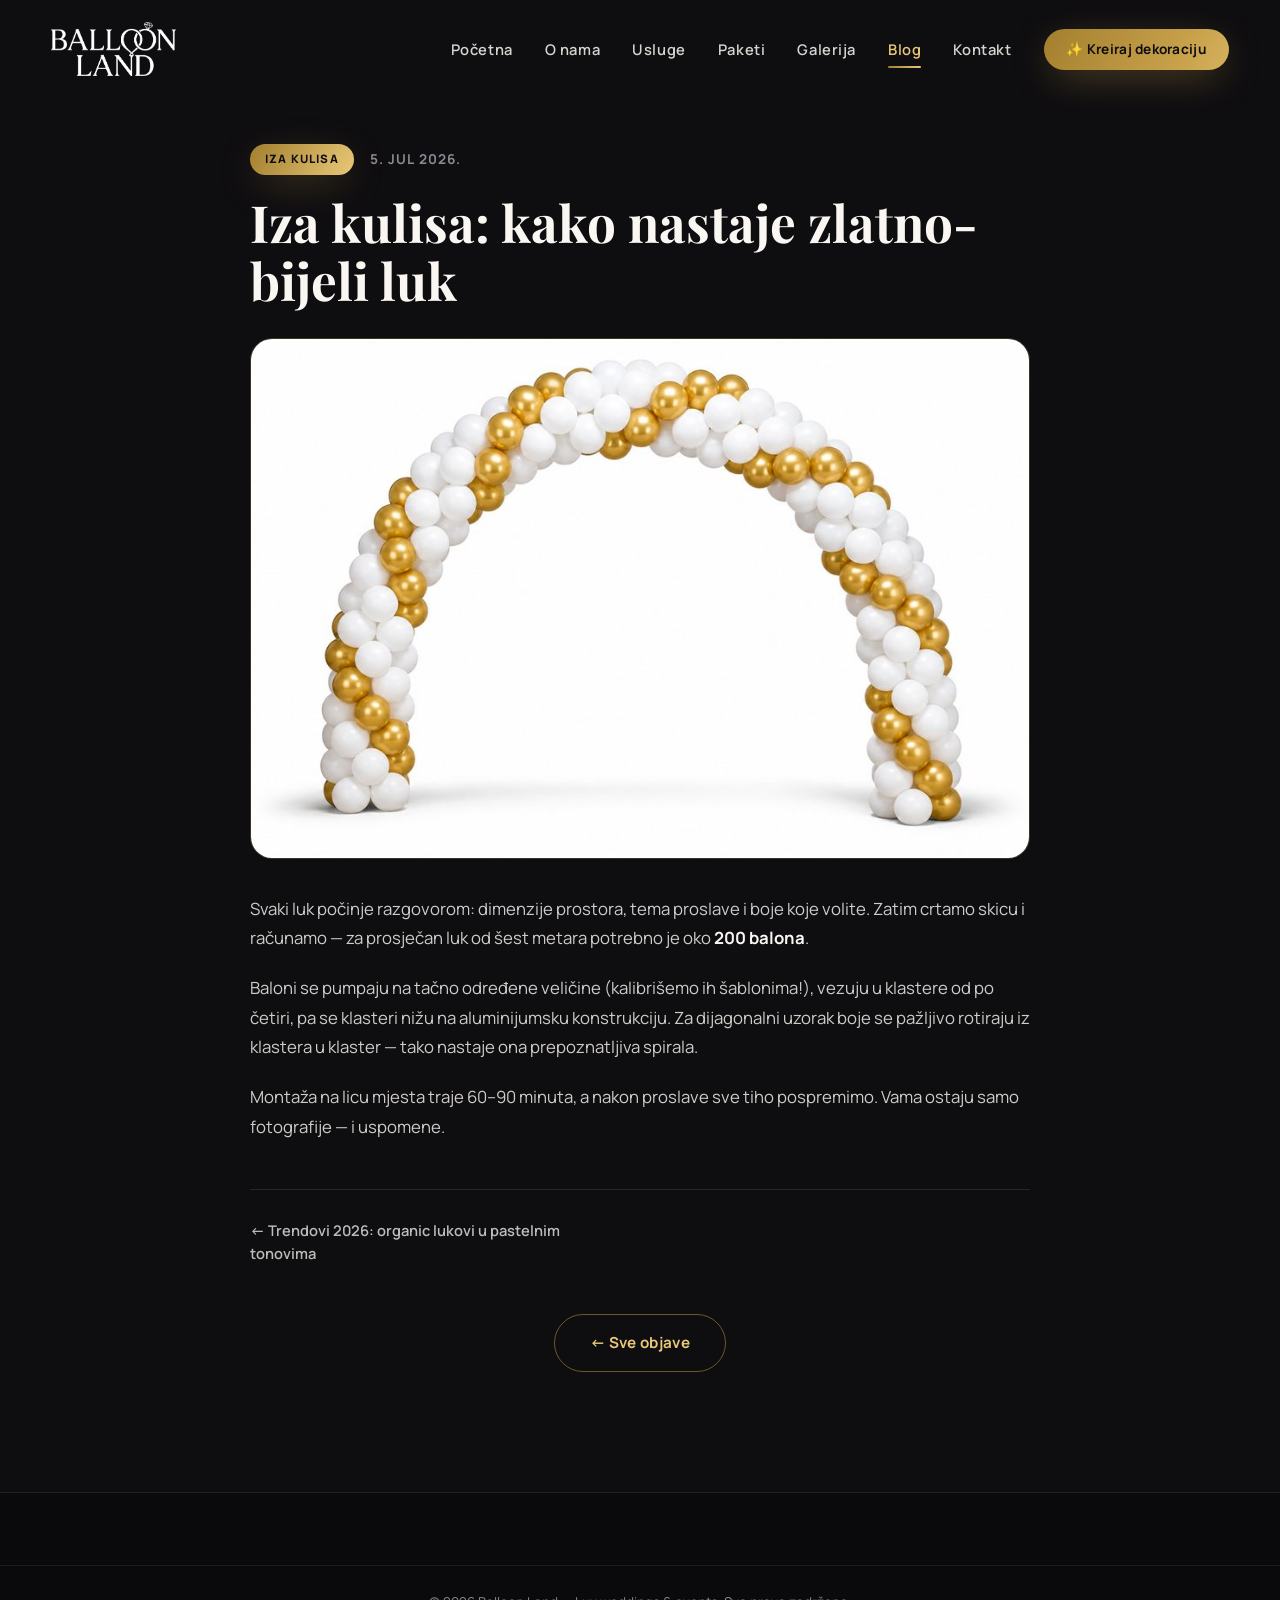
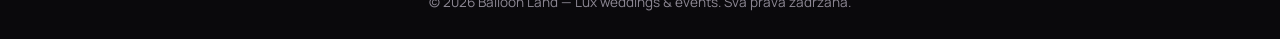
<file: objava-iza-kulisa-zlatni-luk.html>
<!DOCTYPE html>
<html lang="bs">
<head>
  <meta charset="UTF-8">
  <meta name="viewport" content="width=device-width, initial-scale=1.0">
  <title>Iza kulisa: kako nastaje zlatno-bijeli luk — Balloon Land Blog</title>
  <meta name="description" content="Od skice i pumpanja prvog balona do finalne spirale — vodimo vas kroz proces izrade našeg najtraženijeg luka.">
  <link rel="canonical" href="https://balloonland.ba/objava-iza-kulisa-zlatni-luk.html">
  <meta property="og:type" content="article">
  <meta property="og:site_name" content="Balloon Land">
  <meta property="og:title" content="Iza kulisa: kako nastaje zlatno-bijeli luk">
  <meta property="og:description" content="Od skice i pumpanja prvog balona do finalne spirale — vodimo vas kroz proces izrade našeg najtraženijeg luka.">
  <meta property="og:url" content="https://balloonland.ba/objava-iza-kulisa-zlatni-luk.html">
  <meta property="og:image" content="https://balloonland.ba/img/slaganje-dijagonalno.jpg">
  <meta property="og:locale" content="bs_BA">
  <meta name="twitter:card" content="summary_large_image">
  <meta name="twitter:title" content="Iza kulisa: kako nastaje zlatno-bijeli luk">
  <meta name="twitter:description" content="Od skice i pumpanja prvog balona do finalne spirale — vodimo vas kroz proces izrade našeg najtraženijeg luka.">
  <meta name="twitter:image" content="https://balloonland.ba/img/slaganje-dijagonalno.jpg">
  <script type="application/ld+json">{"@context":"https://schema.org","@type":"Article","headline":"Iza kulisa: kako nastaje zlatno-bijeli luk","image":"https://balloonland.ba/img/slaganje-dijagonalno.jpg","description":"Od skice i pumpanja prvog balona do finalne spirale — vodimo vas kroz proces izrade našeg najtraženijeg luka.","author":{"@type":"Organization","name":"Balloon Land"},"publisher":{"@type":"Organization","name":"Balloon Land","logo":{"@type":"ImageObject","url":"https://balloonland.ba/img/logo-black.png"}}}</script>
  <link rel="preconnect" href="https://fonts.googleapis.com">
  <link rel="preconnect" href="https://fonts.gstatic.com" crossorigin>
  <link href="https://fonts.googleapis.com/css2?family=Playfair+Display:ital,wght@0,400;0,500;0,600;0,700;0,800;1,400;1,500&family=Manrope:wght@300;400;500;600;700;800&family=Lora:ital,wght@0,400;0,600;1,400&family=Montserrat:wght@400;600;700&family=Dancing+Script:wght@500;700&display=swap" rel="stylesheet">
  <link rel="stylesheet" href="css/style.css?v=2">
  <link rel="stylesheet" href="css/blog.css?v=2">
  <link rel="icon" type="image/png" href="img/logo-black.png">
</head>
<body>

  <!-- ═══════════ NAVBAR ═══════════ -->
  <header class="nav is-scrolled" id="nav">
    <div class="nav__inner container">
      <a href="index.html" class="nav__logo">
        <img src="img/logo-white.png" alt="Balloon Land — Lux weddings and events">
      </a>
      <nav class="nav__links" id="navLinks">
        <a href="index.html" class="nav__link">Početna</a>
        <a href="onama.html" class="nav__link">O nama</a>
        <a href="usluge.html" class="nav__link">Usluge</a>
        <a href="paketi.html" class="nav__link">Paketi</a>
        <a href="galerija.html" class="nav__link">Galerija</a>
        <a href="blog.html" class="nav__link is-active">Blog</a>
        <a href="kontakt.html" class="nav__link">Kontakt</a>
        <a href="kreiraj.html" class="btn btn--gold btn--sm nav__cta">✨ Kreiraj dekoraciju</a>
      </nav>
      <button class="nav__burger" id="burger" aria-label="Meni">
        <span></span><span></span><span></span>
      </button>
    </div>
  </header>

  <!-- ═══════════ OBJAVA ═══════════ -->
  <main class="section" style="padding-top: 9rem;">
    <div class="container">
      <article class="article"><p class="article__meta"><span class="b-card__cat">Iza kulisa</span> <span class="article__date">5. jul 2026.</span></p>
      <h1 class="article__title">Iza kulisa: kako nastaje zlatno-bijeli luk</h1>
      <img class="article__hero" src="img/slaganje-dijagonalno.jpg" alt="Iza kulisa: kako nastaje zlatno-bijeli luk">
      <div class="article__content">
      <p>Svaki luk počinje razgovorom: dimenzije prostora, tema proslave i boje koje volite. Zatim crtamo skicu i računamo — za prosječan luk od šest metara potrebno je oko <strong>200 balona</strong>.</p>
      <p>Baloni se pumpaju na tačno određene veličine (kalibrišemo ih šablonima!), vezuju u klastere od po četiri, pa se klasteri nižu na aluminijumsku konstrukciju. Za dijagonalni uzorak boje se pažljivo rotiraju iz klastera u klaster — tako nastaje ona prepoznatljiva spirala.</p>
      <p>Montaža na licu mjesta traje 60–90 minuta, a nakon proslave sve tiho pospremimo. Vama ostaju samo fotografije — i uspomene.</p>
    </div>
      <div class="article__nav">
        <a href="objava-trendovi-2026.html" class="article__navlink">← Trendovi 2026: organic lukovi u pastelnim tonovima</a>
        <span></span>
      </div></article>
      <p style="text-align:center; margin-top: 3rem;">
        <a href="blog.html" class="btn btn--outline">← Sve objave</a>
      </p>
    </div>
  </main>

  <!-- ═══════════ FOOTER ═══════════ -->
  <footer class="footer">
    <div class="footer__bottom">
      <p>© 2026 Balloon Land — Lux weddings &amp; events. Sva prava zadržana.</p>
    </div>
  </footer>

  <script src="js/postavke-data.js?v=1"></script>
  <script src="js/postavke.js?v=2"></script>
  <script src="js/main.js?v=2"></script>
  <script src="js/seo.js?v=2"></script>
</body>
</html>
</file>
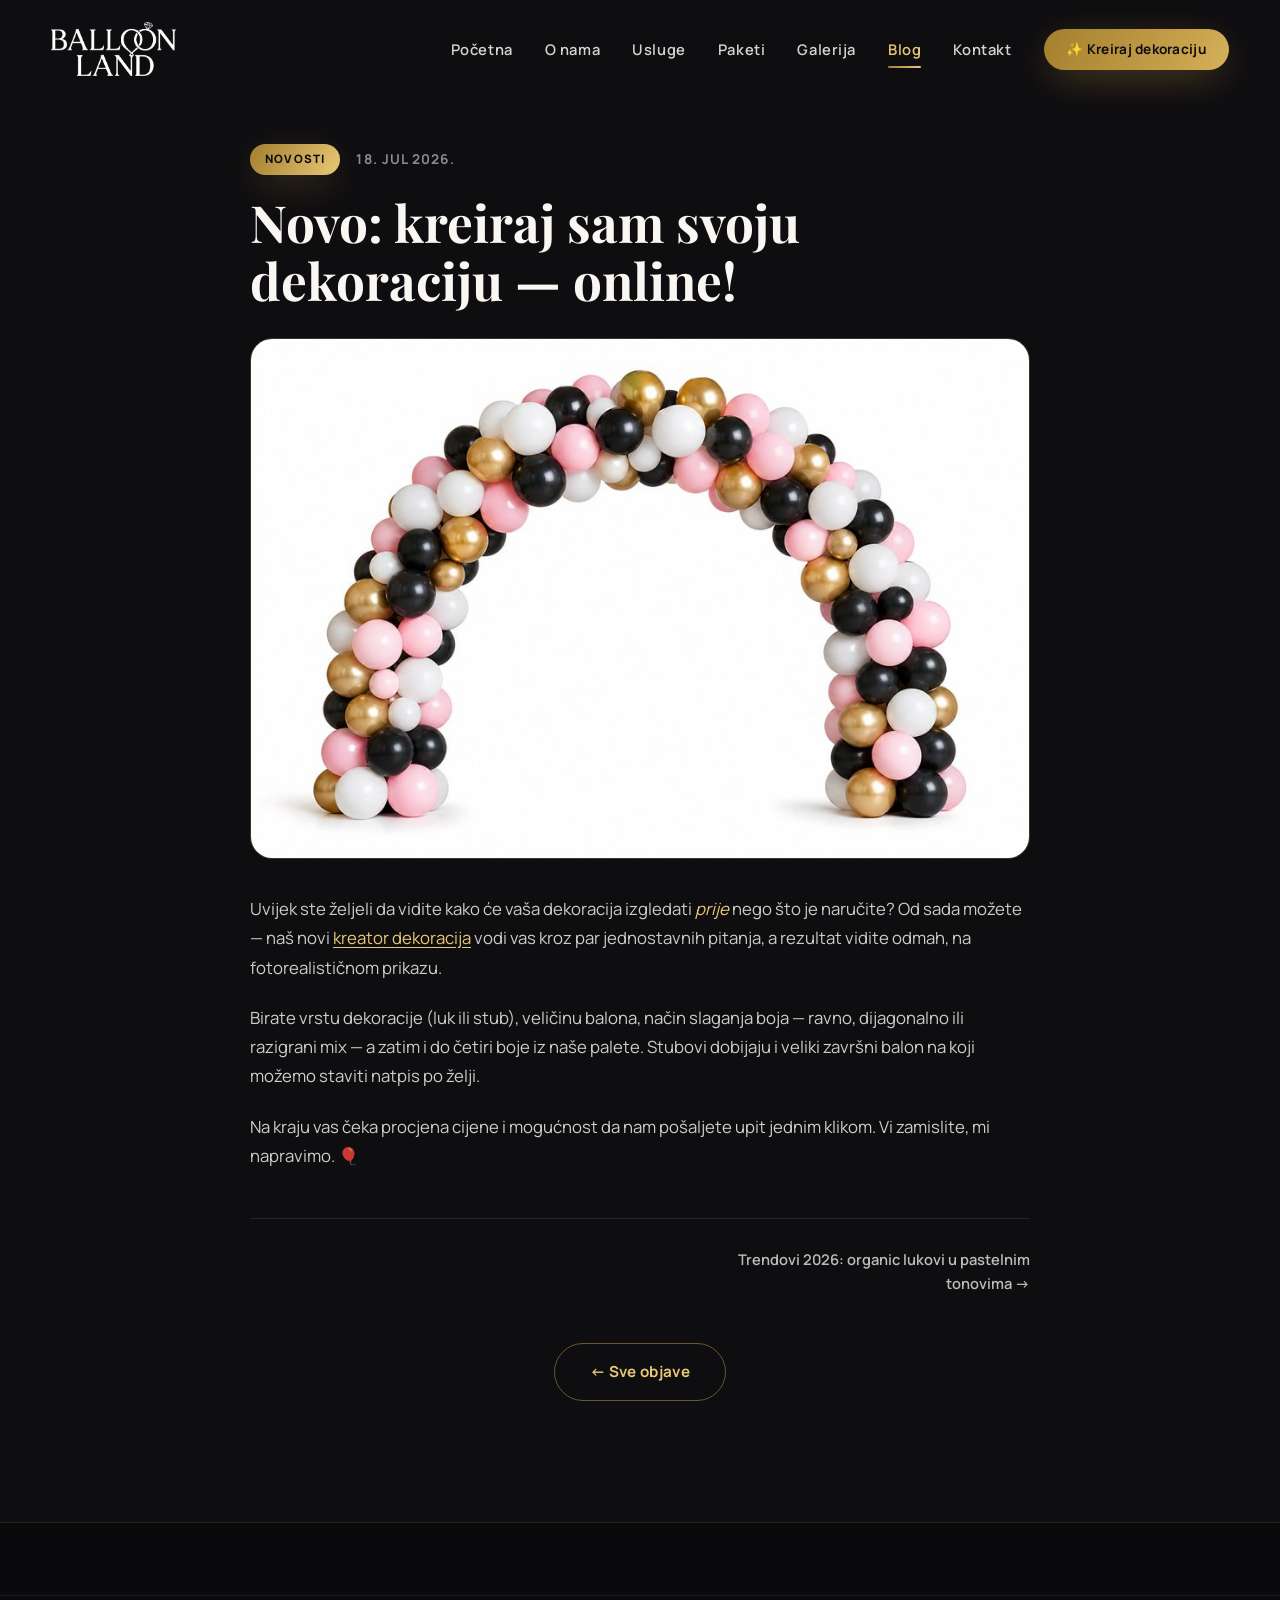
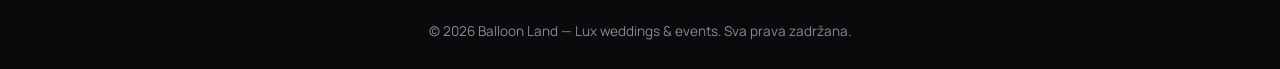
<file: objava-kreator-dekoracija.html>
<!DOCTYPE html>
<html lang="bs">
<head>
  <meta charset="UTF-8">
  <meta name="viewport" content="width=device-width, initial-scale=1.0">
  <title>Novo: kreiraj sam svoju dekoraciju — online! — Balloon Land Blog</title>
  <meta name="description" content="Predstavljamo naš interaktivni kreator — izaberi luk ili stub, boje i slaganje, i gledaj kako tvoja dekoracija nastaje pred tvojim očima.">
  <link rel="canonical" href="https://balloonland.ba/objava-kreator-dekoracija.html">
  <meta property="og:type" content="article">
  <meta property="og:site_name" content="Balloon Land">
  <meta property="og:title" content="Novo: kreiraj sam svoju dekoraciju — online!">
  <meta property="og:description" content="Predstavljamo naš interaktivni kreator — izaberi luk ili stub, boje i slaganje, i gledaj kako tvoja dekoracija nastaje pred tvojim očima.">
  <meta property="og:url" content="https://balloonland.ba/objava-kreator-dekoracija.html">
  <meta property="og:image" content="https://balloonland.ba/img/slaganje-mix.jpg">
  <meta property="og:locale" content="bs_BA">
  <meta name="twitter:card" content="summary_large_image">
  <meta name="twitter:title" content="Novo: kreiraj sam svoju dekoraciju — online!">
  <meta name="twitter:description" content="Predstavljamo naš interaktivni kreator — izaberi luk ili stub, boje i slaganje, i gledaj kako tvoja dekoracija nastaje pred tvojim očima.">
  <meta name="twitter:image" content="https://balloonland.ba/img/slaganje-mix.jpg">
  <script type="application/ld+json">{"@context":"https://schema.org","@type":"Article","headline":"Novo: kreiraj sam svoju dekoraciju — online!","image":"https://balloonland.ba/img/slaganje-mix.jpg","description":"Predstavljamo naš interaktivni kreator — izaberi luk ili stub, boje i slaganje, i gledaj kako tvoja dekoracija nastaje pred tvojim očima.","author":{"@type":"Organization","name":"Balloon Land"},"publisher":{"@type":"Organization","name":"Balloon Land","logo":{"@type":"ImageObject","url":"https://balloonland.ba/img/logo-black.png"}}}</script>
  <link rel="preconnect" href="https://fonts.googleapis.com">
  <link rel="preconnect" href="https://fonts.gstatic.com" crossorigin>
  <link href="https://fonts.googleapis.com/css2?family=Playfair+Display:ital,wght@0,400;0,500;0,600;0,700;0,800;1,400;1,500&family=Manrope:wght@300;400;500;600;700;800&family=Lora:ital,wght@0,400;0,600;1,400&family=Montserrat:wght@400;600;700&family=Dancing+Script:wght@500;700&display=swap" rel="stylesheet">
  <link rel="stylesheet" href="css/style.css?v=2">
  <link rel="stylesheet" href="css/blog.css?v=2">
  <link rel="icon" type="image/png" href="img/logo-black.png">
</head>
<body>

  <!-- ═══════════ NAVBAR ═══════════ -->
  <header class="nav is-scrolled" id="nav">
    <div class="nav__inner container">
      <a href="index.html" class="nav__logo">
        <img src="img/logo-white.png" alt="Balloon Land — Lux weddings and events">
      </a>
      <nav class="nav__links" id="navLinks">
        <a href="index.html" class="nav__link">Početna</a>
        <a href="onama.html" class="nav__link">O nama</a>
        <a href="usluge.html" class="nav__link">Usluge</a>
        <a href="paketi.html" class="nav__link">Paketi</a>
        <a href="galerija.html" class="nav__link">Galerija</a>
        <a href="blog.html" class="nav__link is-active">Blog</a>
        <a href="kontakt.html" class="nav__link">Kontakt</a>
        <a href="kreiraj.html" class="btn btn--gold btn--sm nav__cta">✨ Kreiraj dekoraciju</a>
      </nav>
      <button class="nav__burger" id="burger" aria-label="Meni">
        <span></span><span></span><span></span>
      </button>
    </div>
  </header>

  <!-- ═══════════ OBJAVA ═══════════ -->
  <main class="section" style="padding-top: 9rem;">
    <div class="container">
      <article class="article"><p class="article__meta"><span class="b-card__cat">Novosti</span> <span class="article__date">18. jul 2026.</span></p>
      <h1 class="article__title">Novo: kreiraj sam svoju dekoraciju — online!</h1>
      <img class="article__hero" src="img/slaganje-mix.jpg" alt="Novo: kreiraj sam svoju dekoraciju — online!">
      <div class="article__content"><p>Uvijek ste željeli da vidite kako će vaša dekoracija izgledati <em>prije</em> nego što je naručite? Od sada možete — naš novi <a href="kreiraj.html">kreator dekoracija</a> vodi vas kroz par jednostavnih pitanja, a rezultat vidite odmah, na fotorealističnom prikazu.</p>
      <p>Birate vrstu dekoracije (luk ili stub), veličinu balona, način slaganja boja — ravno, dijagonalno ili razigrani mix — a zatim i do četiri boje iz naše palete. Stubovi dobijaju i veliki završni balon na koji možemo staviti natpis po želji.</p>
      <p>Na kraju vas čeka procjena cijene i mogućnost da nam pošaljete upit jednim klikom. Vi zamislite, mi napravimo. 🎈</p></div>
      <div class="article__nav">
        <span></span>
        <a href="objava-trendovi-2026.html" class="article__navlink article__navlink--right">Trendovi 2026: organic lukovi u pastelnim tonovima →</a>
      </div></article>
      <p style="text-align:center; margin-top: 3rem;">
        <a href="blog.html" class="btn btn--outline">← Sve objave</a>
      </p>
    </div>
  </main>

  <!-- ═══════════ FOOTER ═══════════ -->
  <footer class="footer">
    <div class="footer__bottom">
      <p>© 2026 Balloon Land — Lux weddings &amp; events. Sva prava zadržana.</p>
    </div>
  </footer>

  <script src="js/postavke-data.js?v=1"></script>
  <script src="js/postavke.js?v=2"></script>
  <script src="js/main.js?v=2"></script>
  <script src="js/seo.js?v=2"></script>
</body>
</html>
</file>
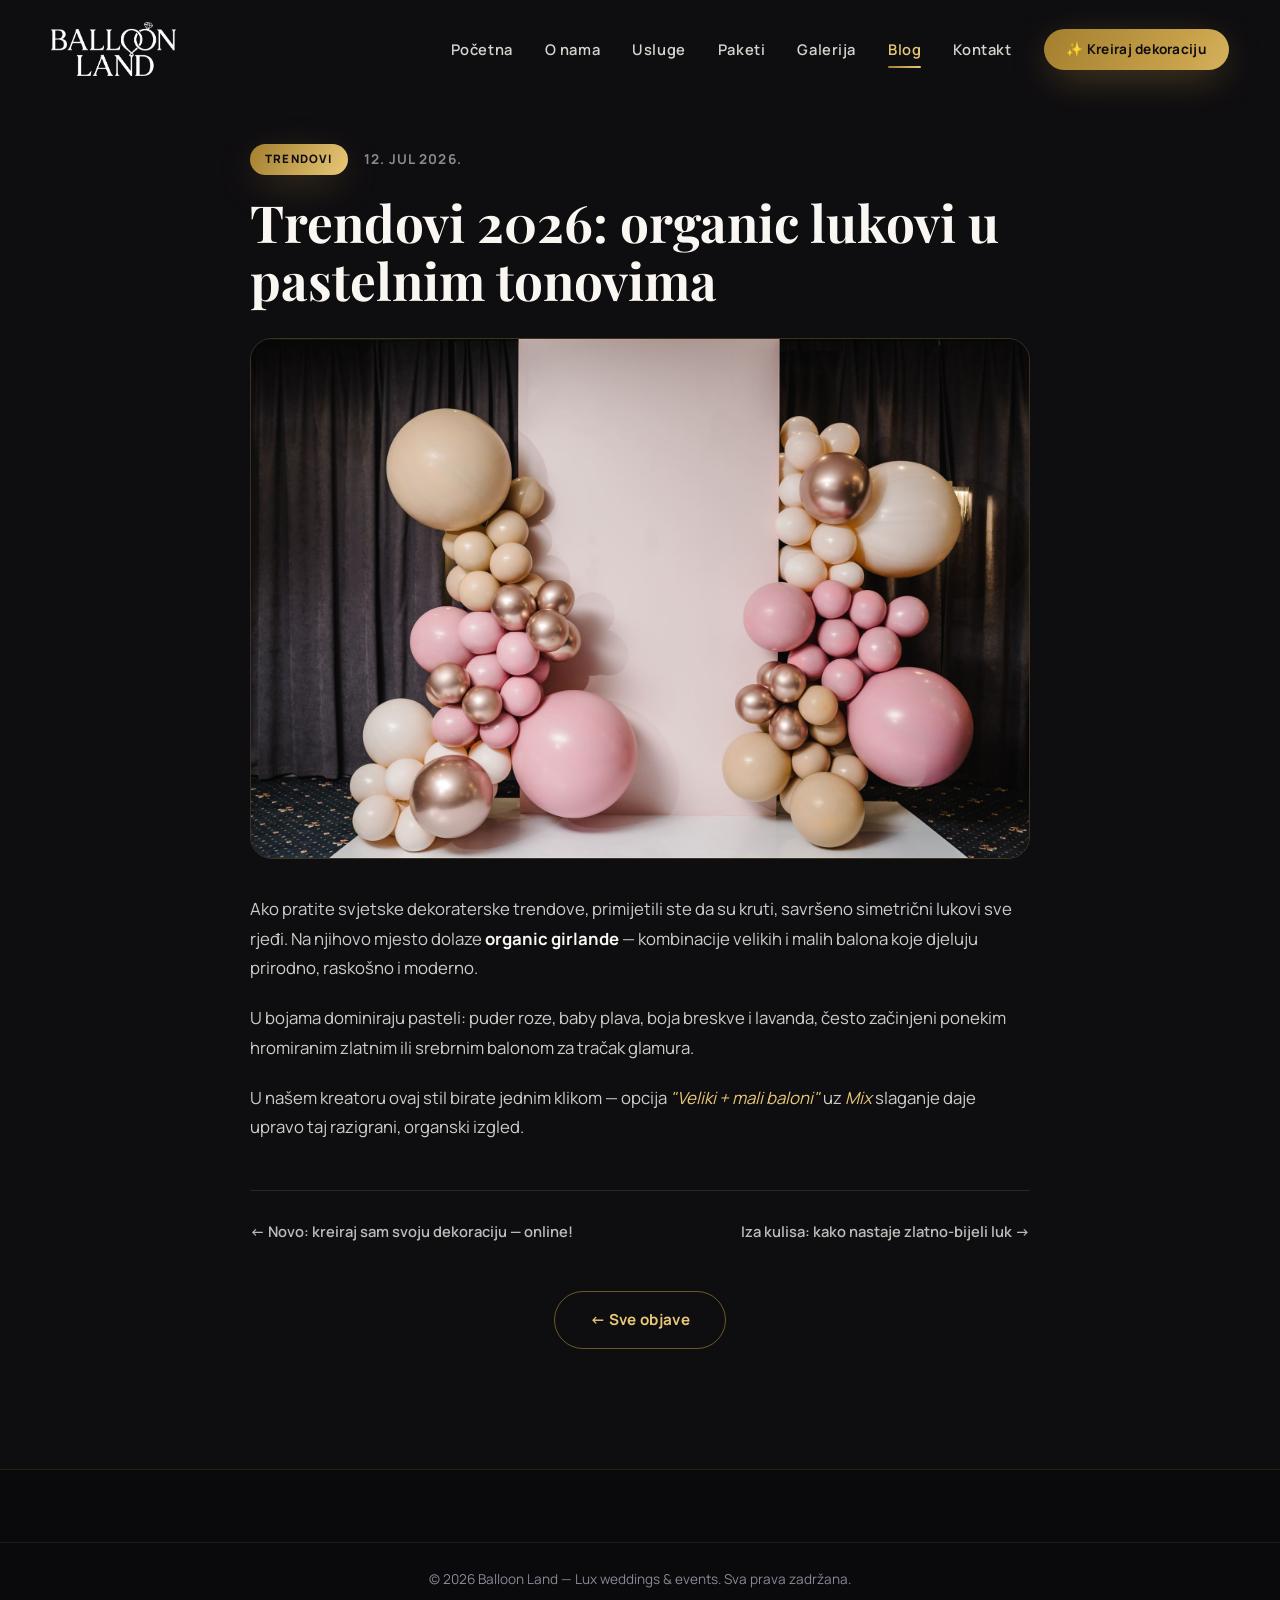
<file: objava-trendovi-2026.html>
<!DOCTYPE html>
<html lang="bs">
<head>
  <meta charset="UTF-8">
  <meta name="viewport" content="width=device-width, initial-scale=1.0">
  <title>Trendovi 2026: organic lukovi u pastelnim tonovima — Balloon Land Blog</title>
  <meta name="description" content="Savršena simetrija polako ustupa mjesto razigranom 'organic' stilu — veliki i mali baloni u mekim pastelnim prelivima osvajaju proslave.">
  <link rel="canonical" href="https://balloonland.ba/objava-trendovi-2026.html">
  <meta property="og:type" content="article">
  <meta property="og:site_name" content="Balloon Land">
  <meta property="og:title" content="Trendovi 2026: organic lukovi u pastelnim tonovima">
  <meta property="og:description" content="Savršena simetrija polako ustupa mjesto razigranom 'organic' stilu — veliki i mali baloni u mekim pastelnim prelivima osvajaju proslave.">
  <meta property="og:url" content="https://balloonland.ba/objava-trendovi-2026.html">
  <meta property="og:image" content="https://balloonland.ba/img/arch-pinkgold.jpg">
  <meta property="og:locale" content="bs_BA">
  <meta name="twitter:card" content="summary_large_image">
  <meta name="twitter:title" content="Trendovi 2026: organic lukovi u pastelnim tonovima">
  <meta name="twitter:description" content="Savršena simetrija polako ustupa mjesto razigranom 'organic' stilu — veliki i mali baloni u mekim pastelnim prelivima osvajaju proslave.">
  <meta name="twitter:image" content="https://balloonland.ba/img/arch-pinkgold.jpg">
  <script type="application/ld+json">{"@context":"https://schema.org","@type":"Article","headline":"Trendovi 2026: organic lukovi u pastelnim tonovima","image":"https://balloonland.ba/img/arch-pinkgold.jpg","description":"Savršena simetrija polako ustupa mjesto razigranom 'organic' stilu — veliki i mali baloni u mekim pastelnim prelivima osvajaju proslave.","author":{"@type":"Organization","name":"Balloon Land"},"publisher":{"@type":"Organization","name":"Balloon Land","logo":{"@type":"ImageObject","url":"https://balloonland.ba/img/logo-black.png"}}}</script>
  <link rel="preconnect" href="https://fonts.googleapis.com">
  <link rel="preconnect" href="https://fonts.gstatic.com" crossorigin>
  <link href="https://fonts.googleapis.com/css2?family=Playfair+Display:ital,wght@0,400;0,500;0,600;0,700;0,800;1,400;1,500&family=Manrope:wght@300;400;500;600;700;800&family=Lora:ital,wght@0,400;0,600;1,400&family=Montserrat:wght@400;600;700&family=Dancing+Script:wght@500;700&display=swap" rel="stylesheet">
  <link rel="stylesheet" href="css/style.css?v=2">
  <link rel="stylesheet" href="css/blog.css?v=2">
  <link rel="icon" type="image/png" href="img/logo-black.png">
</head>
<body>

  <!-- ═══════════ NAVBAR ═══════════ -->
  <header class="nav is-scrolled" id="nav">
    <div class="nav__inner container">
      <a href="index.html" class="nav__logo">
        <img src="img/logo-white.png" alt="Balloon Land — Lux weddings and events">
      </a>
      <nav class="nav__links" id="navLinks">
        <a href="index.html" class="nav__link">Početna</a>
        <a href="onama.html" class="nav__link">O nama</a>
        <a href="usluge.html" class="nav__link">Usluge</a>
        <a href="paketi.html" class="nav__link">Paketi</a>
        <a href="galerija.html" class="nav__link">Galerija</a>
        <a href="blog.html" class="nav__link is-active">Blog</a>
        <a href="kontakt.html" class="nav__link">Kontakt</a>
        <a href="kreiraj.html" class="btn btn--gold btn--sm nav__cta">✨ Kreiraj dekoraciju</a>
      </nav>
      <button class="nav__burger" id="burger" aria-label="Meni">
        <span></span><span></span><span></span>
      </button>
    </div>
  </header>

  <!-- ═══════════ OBJAVA ═══════════ -->
  <main class="section" style="padding-top: 9rem;">
    <div class="container">
      <article class="article"><p class="article__meta"><span class="b-card__cat">Trendovi</span> <span class="article__date">12. jul 2026.</span></p>
      <h1 class="article__title">Trendovi 2026: organic lukovi u pastelnim tonovima</h1>
      <img class="article__hero" src="img/arch-pinkgold.jpg" alt="Trendovi 2026: organic lukovi u pastelnim tonovima">
      <div class="article__content">
      <p>Ako pratite svjetske dekoraterske trendove, primijetili ste da su kruti, savršeno simetrični lukovi sve rjeđi. Na njihovo mjesto dolaze <strong>organic girlande</strong> — kombinacije velikih i malih balona koje djeluju prirodno, raskošno i moderno.</p>
      <p>U bojama dominiraju pasteli: puder roze, baby plava, boja breskve i lavanda, često začinjeni ponekim hromiranim zlatnim ili srebrnim balonom za tračak glamura.</p>
      <p>U našem kreatoru ovaj stil birate jednim klikom — opcija <em>"Veliki + mali baloni"</em> uz <em>Mix</em> slaganje daje upravo taj razigrani, organski izgled.</p>
    </div>
      <div class="article__nav">
        <a href="objava-kreator-dekoracija.html" class="article__navlink">← Novo: kreiraj sam svoju dekoraciju — online!</a>
        <a href="objava-iza-kulisa-zlatni-luk.html" class="article__navlink article__navlink--right">Iza kulisa: kako nastaje zlatno-bijeli luk →</a>
      </div></article>
      <p style="text-align:center; margin-top: 3rem;">
        <a href="blog.html" class="btn btn--outline">← Sve objave</a>
      </p>
    </div>
  </main>

  <!-- ═══════════ FOOTER ═══════════ -->
  <footer class="footer">
    <div class="footer__bottom">
      <p>© 2026 Balloon Land — Lux weddings &amp; events. Sva prava zadržana.</p>
    </div>
  </footer>

  <script src="js/postavke-data.js?v=1"></script>
  <script src="js/postavke.js?v=2"></script>
  <script src="js/main.js?v=2"></script>
  <script src="js/seo.js?v=2"></script>
</body>
</html>
</file>
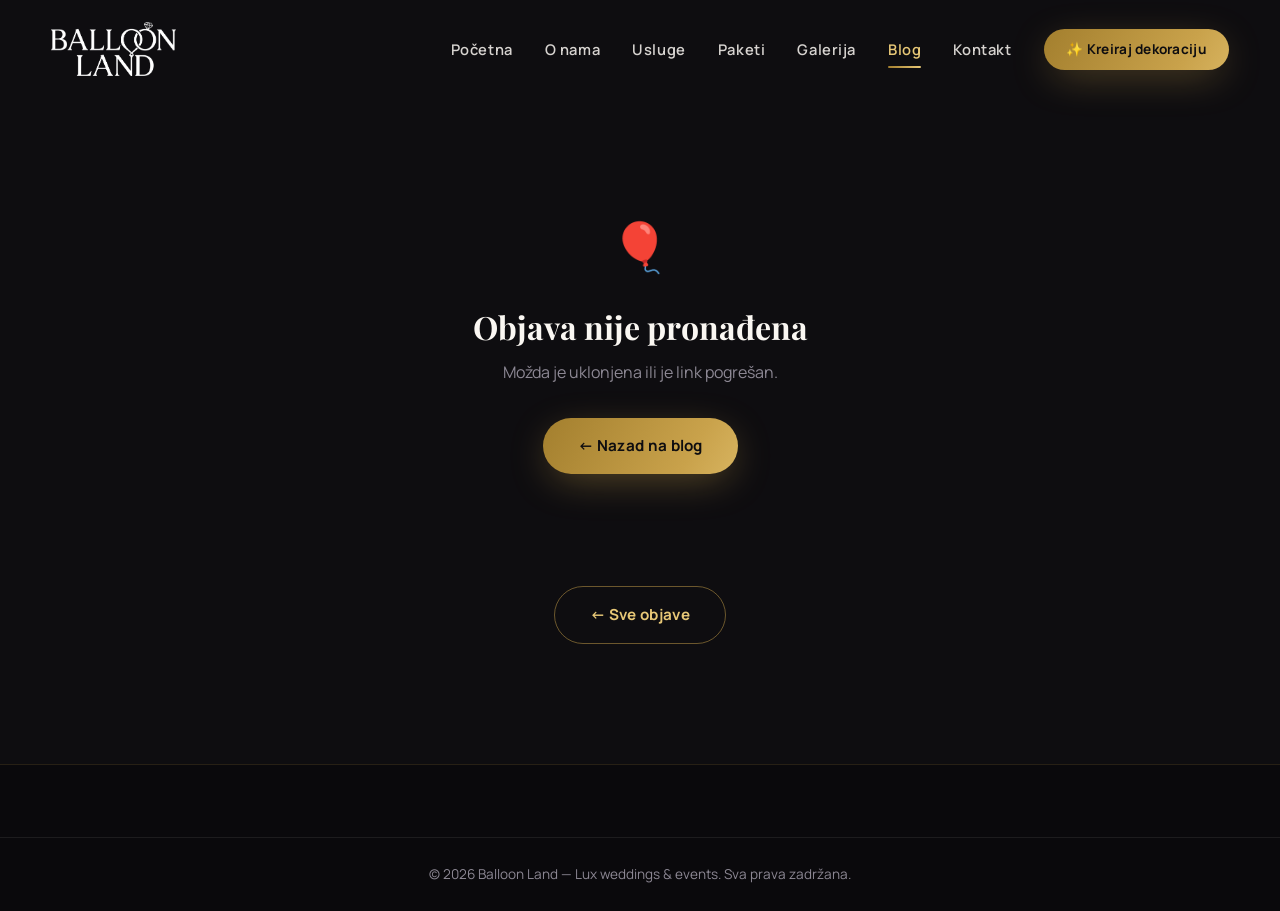
<file: objava.html>
<!DOCTYPE html>
<html lang="bs">
<head>
  <meta charset="UTF-8">
  <meta name="viewport" content="width=device-width, initial-scale=1.0">
  <title>Objava — Balloon Land Blog</title>
  <meta name="description" content="Balloon Land blog — novosti, trendovi i priče iza kulisa naših dekoracija.">
  <link rel="canonical" href="https://balloonland.ba/blog.html">
  <meta property="og:type" content="article">
  <meta property="og:site_name" content="Balloon Land">
  <meta property="og:title" content="Objava — Balloon Land Blog">
  <meta property="og:description" content="Balloon Land blog — novosti, trendovi i priče iza kulisa naših dekoracija.">
  <meta property="og:url" content="https://balloonland.ba/blog.html">
  <meta property="og:image" content="https://balloonland.ba/img/gold-balloons-gift.jpg">
  <meta property="og:locale" content="bs_BA">
  <meta name="twitter:card" content="summary_large_image">
  <meta name="twitter:title" content="Objava — Balloon Land Blog">
  <meta name="twitter:description" content="Balloon Land blog — novosti, trendovi i priče iza kulisa naših dekoracija.">
  <meta name="twitter:image" content="https://balloonland.ba/img/gold-balloons-gift.jpg">
  <link rel="preconnect" href="https://fonts.googleapis.com">
  <link rel="preconnect" href="https://fonts.gstatic.com" crossorigin>
  <link href="https://fonts.googleapis.com/css2?family=Playfair+Display:ital,wght@0,400;0,500;0,600;0,700;0,800;1,400;1,500&family=Manrope:wght@300;400;500;600;700;800&family=Lora:ital,wght@0,400;0,600;1,400&family=Montserrat:wght@400;600;700&family=Dancing+Script:wght@500;700&display=swap" rel="stylesheet">
  <link rel="stylesheet" href="css/style.css?v=2">
  <link rel="stylesheet" href="css/blog.css?v=2">
  <link rel="icon" type="image/png" href="img/logo-black.png">
</head>
<body>

  <!-- ═══════════ NAVBAR ═══════════ -->
  <header class="nav is-scrolled" id="nav">
    <div class="nav__inner container">
      <a href="index.html" class="nav__logo">
        <img src="img/logo-white.png" alt="Balloon Land — Lux weddings and events">
      </a>
      <nav class="nav__links" id="navLinks">
        <a href="index.html" class="nav__link">Početna</a>
        <a href="onama.html" class="nav__link">O nama</a>
        <a href="usluge.html" class="nav__link">Usluge</a>
        <a href="paketi.html" class="nav__link">Paketi</a>
        <a href="galerija.html" class="nav__link">Galerija</a>
        <a href="blog.html" class="nav__link is-active">Blog</a>
        <a href="kontakt.html" class="nav__link">Kontakt</a>
        <a href="kreiraj.html" class="btn btn--gold btn--sm nav__cta">✨ Kreiraj dekoraciju</a>
      </nav>
      <button class="nav__burger" id="burger" aria-label="Meni">
        <span></span><span></span><span></span>
      </button>
    </div>
  </header>

  <!-- ═══════════ OBJAVA ═══════════ -->
  <main class="section" style="padding-top: 9rem;">
    <div class="container">
      <article class="article" id="articleWrap"></article>
      <p style="text-align:center; margin-top: 3rem;">
        <a href="blog.html" class="btn btn--outline">← Sve objave</a>
      </p>
    </div>
  </main>

  <!-- ═══════════ FOOTER ═══════════ -->
  <footer class="footer">
    <div class="footer__bottom">
      <p>© 2026 Balloon Land — Lux weddings &amp; events. Sva prava zadržana.</p>
    </div>
  </footer>

  <script src="js/postavke-data.js?v=1"></script>
  <script src="js/postavke.js?v=2"></script>
  <script src="js/main.js?v=2"></script>
  <script src="js/blog-data.js?v=1"></script>
  <script src="js/media-data.js?v=1"></script>
  <script src="js/blog.js?v=3"></script>
  <script src="js/seo.js?v=2"></script>
</body>
</html>
</file>
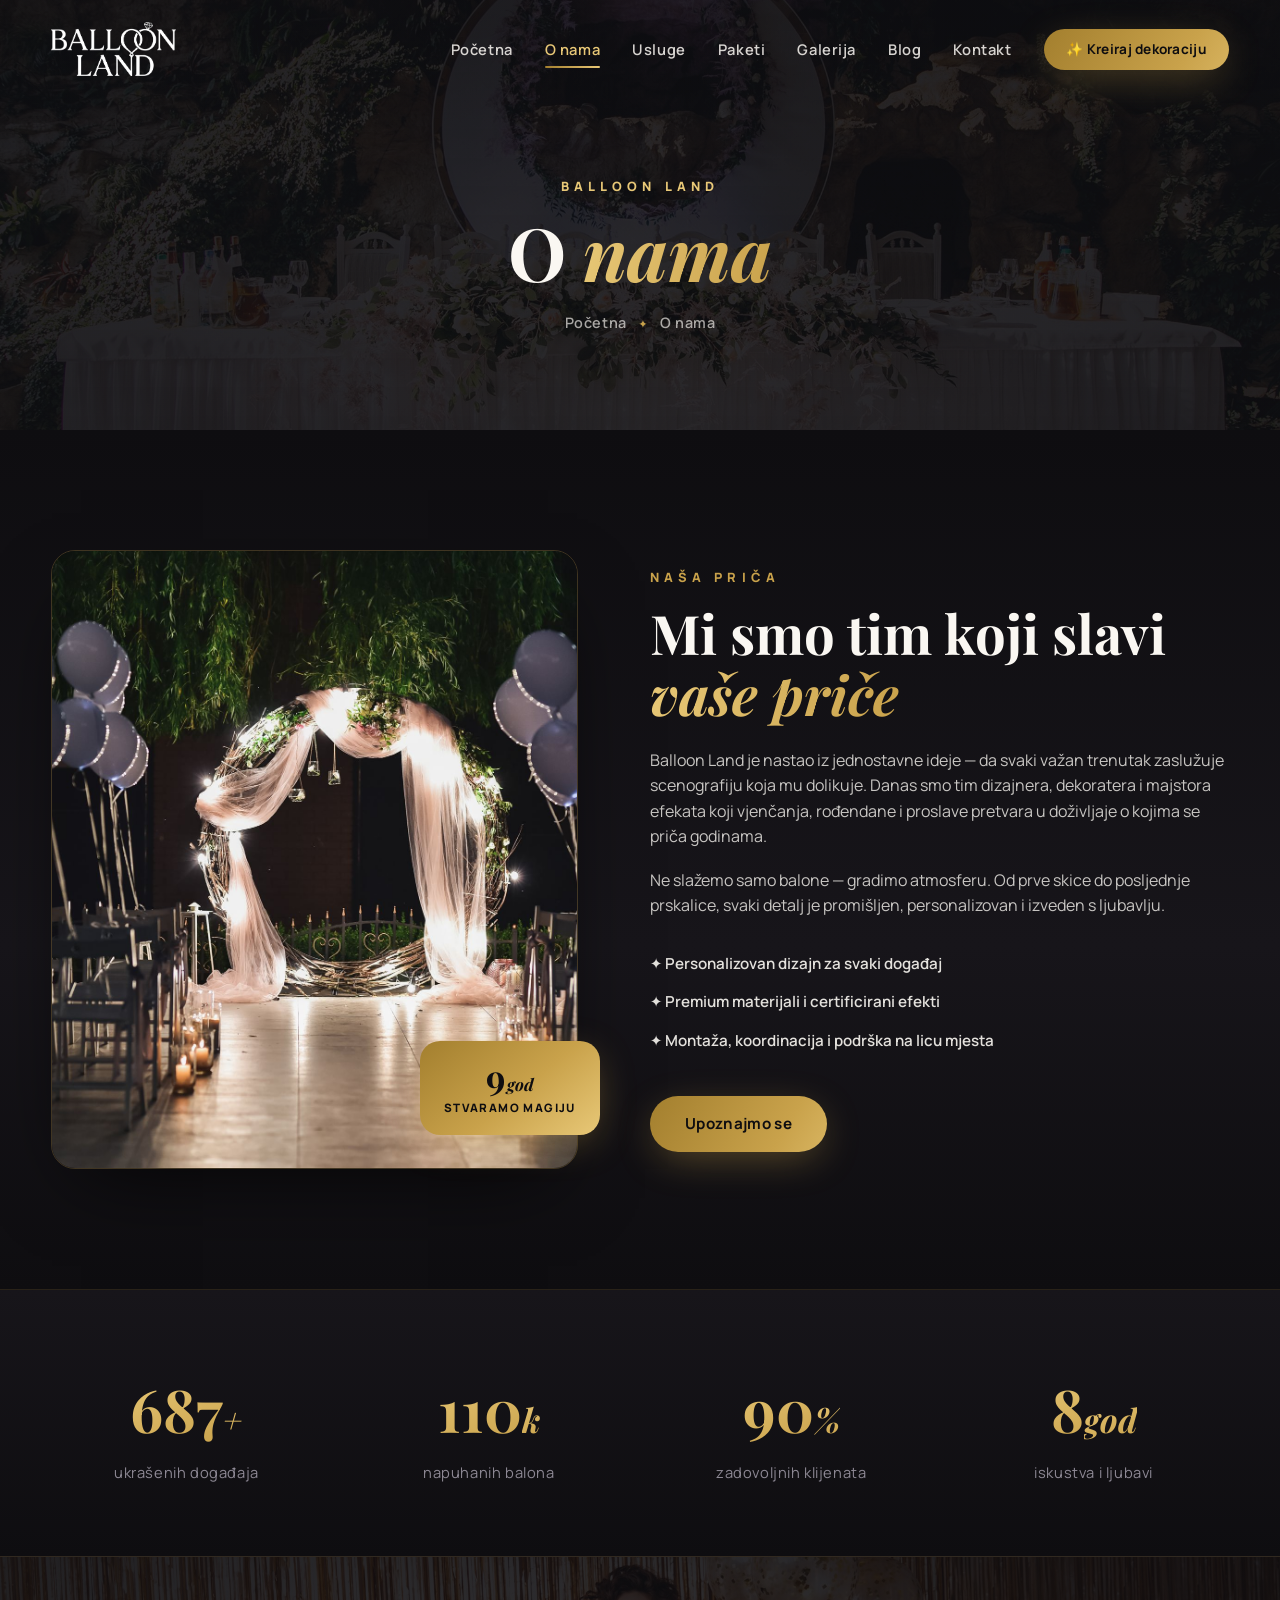
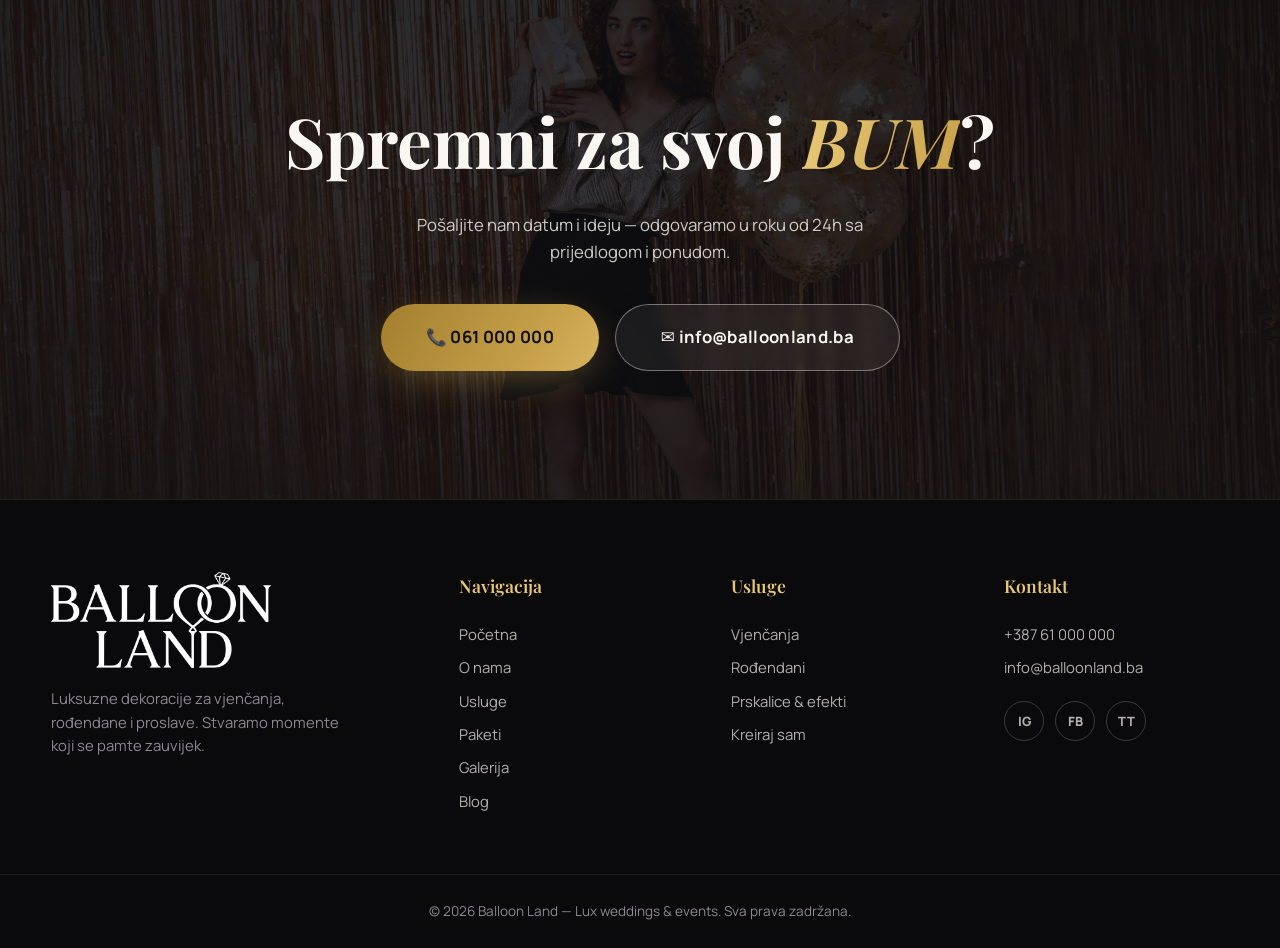
<file: onama.html>
<!DOCTYPE html>
<html lang="bs">
<head>
  <meta charset="UTF-8">
  <meta name="viewport" content="width=device-width, initial-scale=1.0">
  <title>O nama — Balloon Land | Lux Weddings &amp; Events</title>
  <meta name="description" content="Upoznajte Balloon Land — tim dizajnera, dekoratera i majstora efekata koji vaše proslave pretvara u nezaboravne doživljaje.">
  <link rel="canonical" href="https://balloonland.ba/onama.html">
  <meta property="og:type" content="website">
  <meta property="og:site_name" content="Balloon Land">
  <meta property="og:title" content="O nama — Balloon Land | Lux Weddings &amp; Events">
  <meta property="og:description" content="Upoznajte Balloon Land — tim dizajnera, dekoratera i majstora efekata koji vaše proslave pretvara u nezaboravne doživljaje.">
  <meta property="og:url" content="https://balloonland.ba/onama.html">
  <meta property="og:image" content="https://balloonland.ba/img/wedding-tables.jpg">
  <meta property="og:locale" content="bs_BA">
  <meta name="twitter:card" content="summary_large_image">
  <meta name="twitter:title" content="O nama — Balloon Land | Lux Weddings &amp; Events">
  <meta name="twitter:description" content="Upoznajte Balloon Land — tim dizajnera, dekoratera i majstora efekata koji vaše proslave pretvara u nezaboravne doživljaje.">
  <meta name="twitter:image" content="https://balloonland.ba/img/wedding-tables.jpg">
  <link rel="preconnect" href="https://fonts.googleapis.com">
  <link rel="preconnect" href="https://fonts.gstatic.com" crossorigin>
  <link href="https://fonts.googleapis.com/css2?family=Playfair+Display:ital,wght@0,400;0,500;0,600;0,700;0,800;1,400;1,500&family=Manrope:wght@300;400;500;600;700;800&display=swap" rel="stylesheet">
  <link rel="stylesheet" href="css/style.css?v=2">
  <link rel="icon" type="image/png" href="img/logo-black.png">
</head>
<body>

  <!-- ═══════════ NAVBAR ═══════════ -->
  <header class="nav" id="nav">
    <div class="nav__inner container">
      <a href="index.html" class="nav__logo">
        <img src="img/logo-white.png" alt="Balloon Land — Lux weddings and events">
      </a>
      <nav class="nav__links" id="navLinks">
        <a href="index.html" class="nav__link">Početna</a>
        <a href="onama.html" class="nav__link is-active">O nama</a>
        <a href="usluge.html" class="nav__link">Usluge</a>
        <a href="paketi.html" class="nav__link">Paketi</a>
        <a href="galerija.html" class="nav__link">Galerija</a>
        <a href="blog.html" class="nav__link">Blog</a>
        <a href="kontakt.html" class="nav__link">Kontakt</a>
        <a href="kreiraj.html" class="btn btn--gold btn--sm nav__cta">✨ Kreiraj dekoraciju</a>
      </nav>
      <button class="nav__burger" id="burger" aria-label="Meni">
        <span></span><span></span><span></span>
      </button>
    </div>
  </header>

  <!-- ═══════════ PAGE HEADER ═══════════ -->
  <section class="page-head">
    <div class="page-head__bg" style="background-image:url('img/wedding-tables.jpg')"></div>
    <div class="page-head__overlay"></div>
    <div class="container page-head__inner">
      <p class="section__kicker section__kicker--light">Balloon Land</p>
      <h1 class="page-head__title">O <em>nama</em></h1>
      <p class="page-head__crumbs"><a href="index.html">Početna</a> <span>✦</span> O nama</p>
    </div>
  </section>

  <!-- ═══════════ O NAMA ═══════════ -->
  <section class="about section" id="onama">
    <div class="container about__grid">
      <div class="about__media reveal">
        <img src="img/hero-wedding-altar.jpg" alt="Balloon Land dekoracija vjenčanja" loading="lazy">
        <div class="about__badge">
          <span class="about__badge-num">9<em>god</em></span>
          <span class="about__badge-text">stvaramo magiju</span>
        </div>
      </div>
      <div class="about__content reveal" style="--d:.15s">
        <p class="section__kicker">Naša priča</p>
        <h2 class="section__title">Mi smo tim koji slavi <em>vaše priče</em></h2>
        <p class="about__text">Balloon Land je nastao iz jednostavne ideje — da svaki važan trenutak zaslužuje scenografiju koja mu dolikuje. Danas smo tim dizajnera, dekoratera i majstora efekata koji vjenčanja, rođendane i proslave pretvara u doživljaje o kojima se priča godinama.</p>
        <p class="about__text">Ne slažemo samo balone — gradimo atmosferu. Od prve skice do posljednje prskalice, svaki detalj je promišljen, personalizovan i izveden s ljubavlju.</p>
        <ul class="about__points">
          <li>✦ Personalizovan dizajn za svaki događaj</li>
          <li>✦ Premium materijali i certificirani efekti</li>
          <li>✦ Montaža, koordinacija i podrška na licu mjesta</li>
        </ul>
        <a href="kontakt.html" class="btn btn--gold">Upoznajmo se</a>
      </div>
    </div>
  </section>

  <!-- ═══════════ STATISTIKA ═══════════ -->
  <section class="stats">
    <div class="container stats__grid">
      <div class="stat reveal"><span class="stat__num" data-count="750">0</span><span class="stat__plus">+</span><p>ukrašenih događaja</p></div>
      <div class="stat reveal" style="--d:.1s"><span class="stat__num" data-count="120">0</span><span class="stat__plus">k</span><p>napuhanih balona</p></div>
      <div class="stat reveal" style="--d:.2s"><span class="stat__num" data-count="98">0</span><span class="stat__plus">%</span><p>zadovoljnih klijenata</p></div>
      <div class="stat reveal" style="--d:.3s"><span class="stat__num" data-count="9">0</span><span class="stat__plus">god</span><p>iskustva i ljubavi</p></div>
    </div>
  </section>

  <!-- ═══════════ CTA ═══════════ -->
  <section class="cta cta--compact">
    <div class="cta__bg" style="background-image:url('img/gold-balloons-gift.jpg')"></div>
    <div class="cta__overlay"></div>
    <div class="container cta__inner reveal">
      <h2 class="cta__title">Spremni za svoj <em>BUM</em>?</h2>
      <p class="cta__sub">Pošaljite nam datum i ideju — odgovaramo u roku od 24h sa prijedlogom i ponudom.</p>
      <div class="cta__actions">
        <a href="tel:+38761000000" class="btn btn--gold btn--lg">📞 061 000 000</a>
        <a href="mailto:info@balloonland.ba" class="btn btn--ghost btn--lg">✉ info@balloonland.ba</a>
      </div>
    </div>
  </section>

  <!-- ═══════════ FOOTER ═══════════ -->
  <footer class="footer">
    <div class="container footer__grid">
      <div class="footer__brand">
        <img src="img/logo-white.png" alt="Balloon Land" class="footer__logo">
        <p>Luksuzne dekoracije za vjenčanja, rođendane i proslave. Stvaramo momente koji se pamte zauvijek.</p>
      </div>
      <div class="footer__col">
        <h4>Navigacija</h4>
        <a href="index.html">Početna</a>
        <a href="onama.html">O nama</a>
        <a href="usluge.html">Usluge</a>
        <a href="paketi.html">Paketi</a>
        <a href="galerija.html">Galerija</a>
        <a href="blog.html">Blog</a>
      </div>
      <div class="footer__col">
        <h4>Usluge</h4>
        <a href="usluge.html#vjencanja">Vjenčanja</a>
        <a href="usluge.html#rodjendani">Rođendani</a>
        <a href="usluge.html#efekti">Prskalice &amp; efekti</a>
        <a href="kreiraj.html">Kreiraj sam</a>
      </div>
      <div class="footer__col">
        <h4>Kontakt</h4>
        <a href="tel:+38761000000">+387 61 000 000</a>
        <a href="mailto:info@balloonland.ba">info@balloonland.ba</a>
        <div class="footer__social">
          <a href="#" aria-label="Instagram">IG</a>
          <a href="#" aria-label="Facebook">FB</a>
          <a href="#" aria-label="TikTok">TT</a>
        </div>
      </div>
    </div>
    <div class="footer__bottom">
      <p>© 2026 Balloon Land — Lux weddings &amp; events. Sva prava zadržana.</p>
    </div>
  </footer>

  <script src="js/postavke-data.js?v=1"></script>
  <script src="js/postavke.js?v=2"></script>
  <script src="js/main.js?v=2"></script>
  <script src="js/seo.js?v=2"></script>
</body>
</html>
</file>
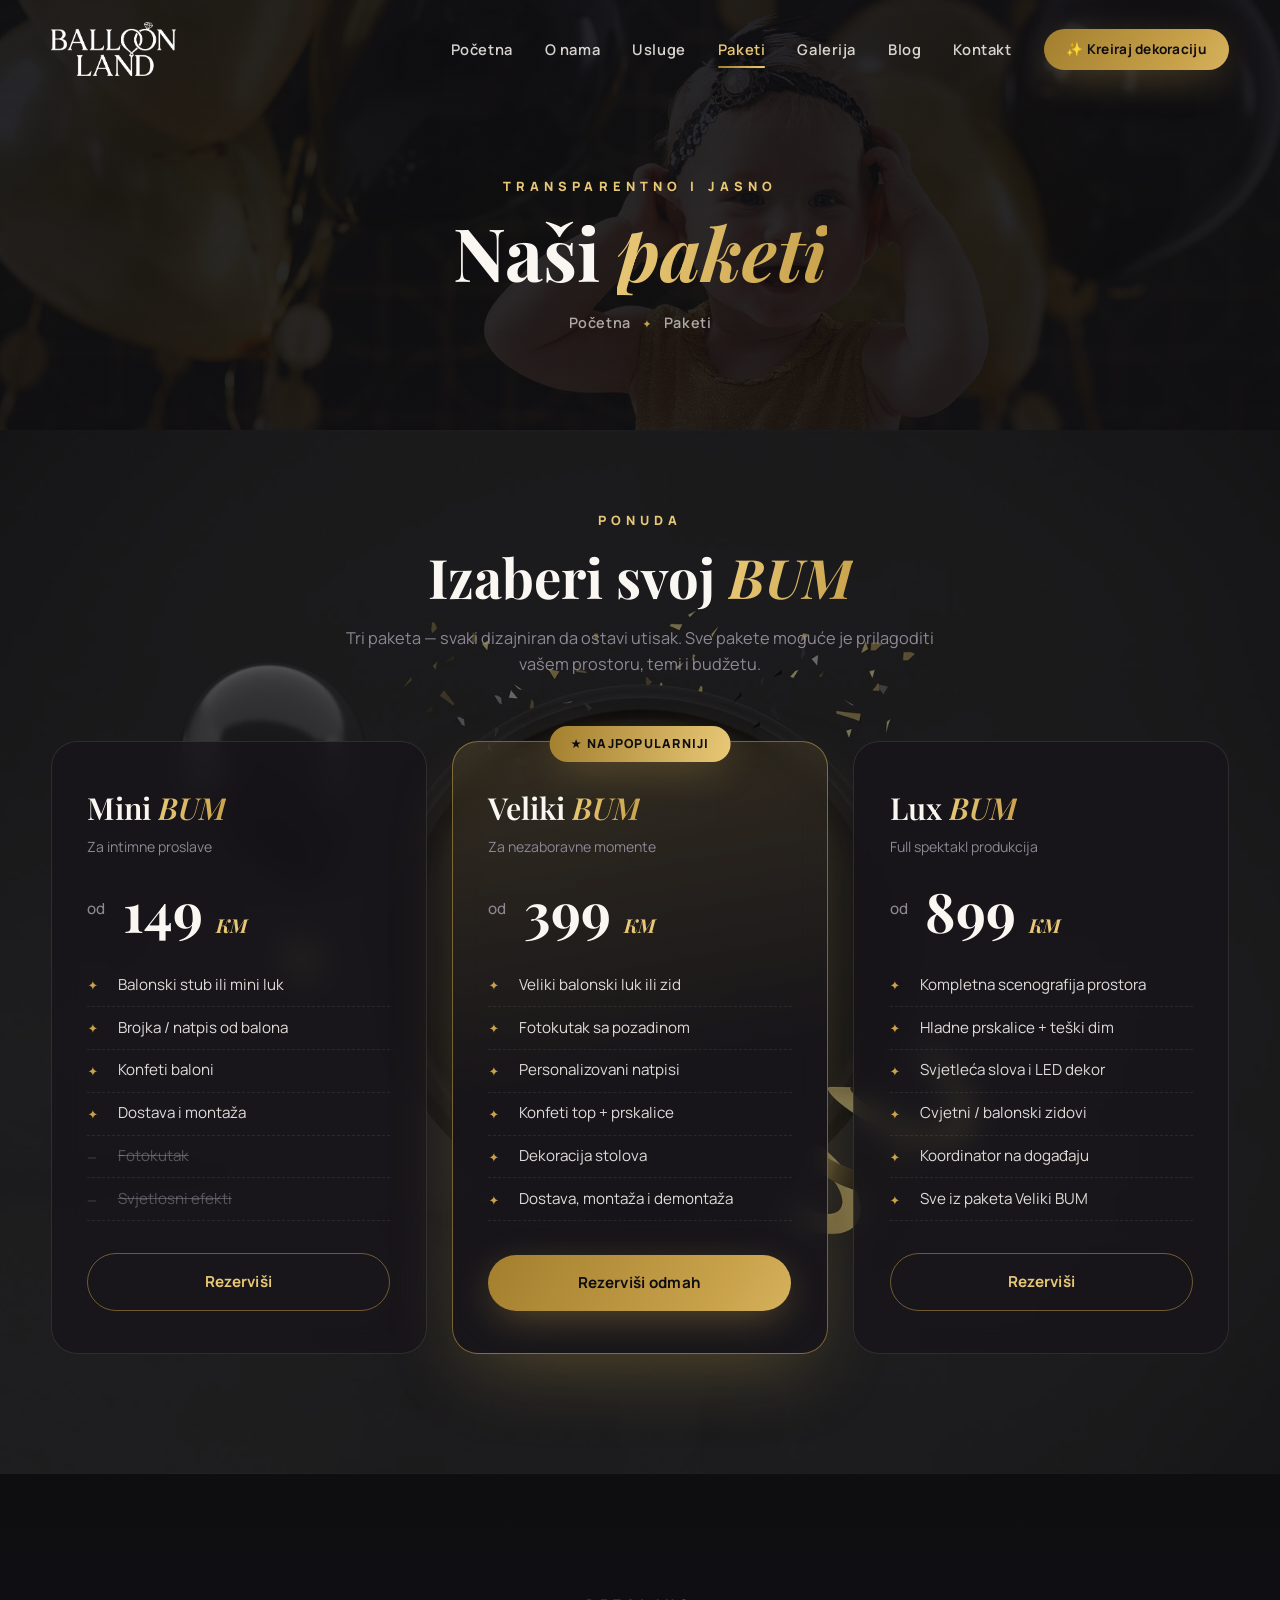
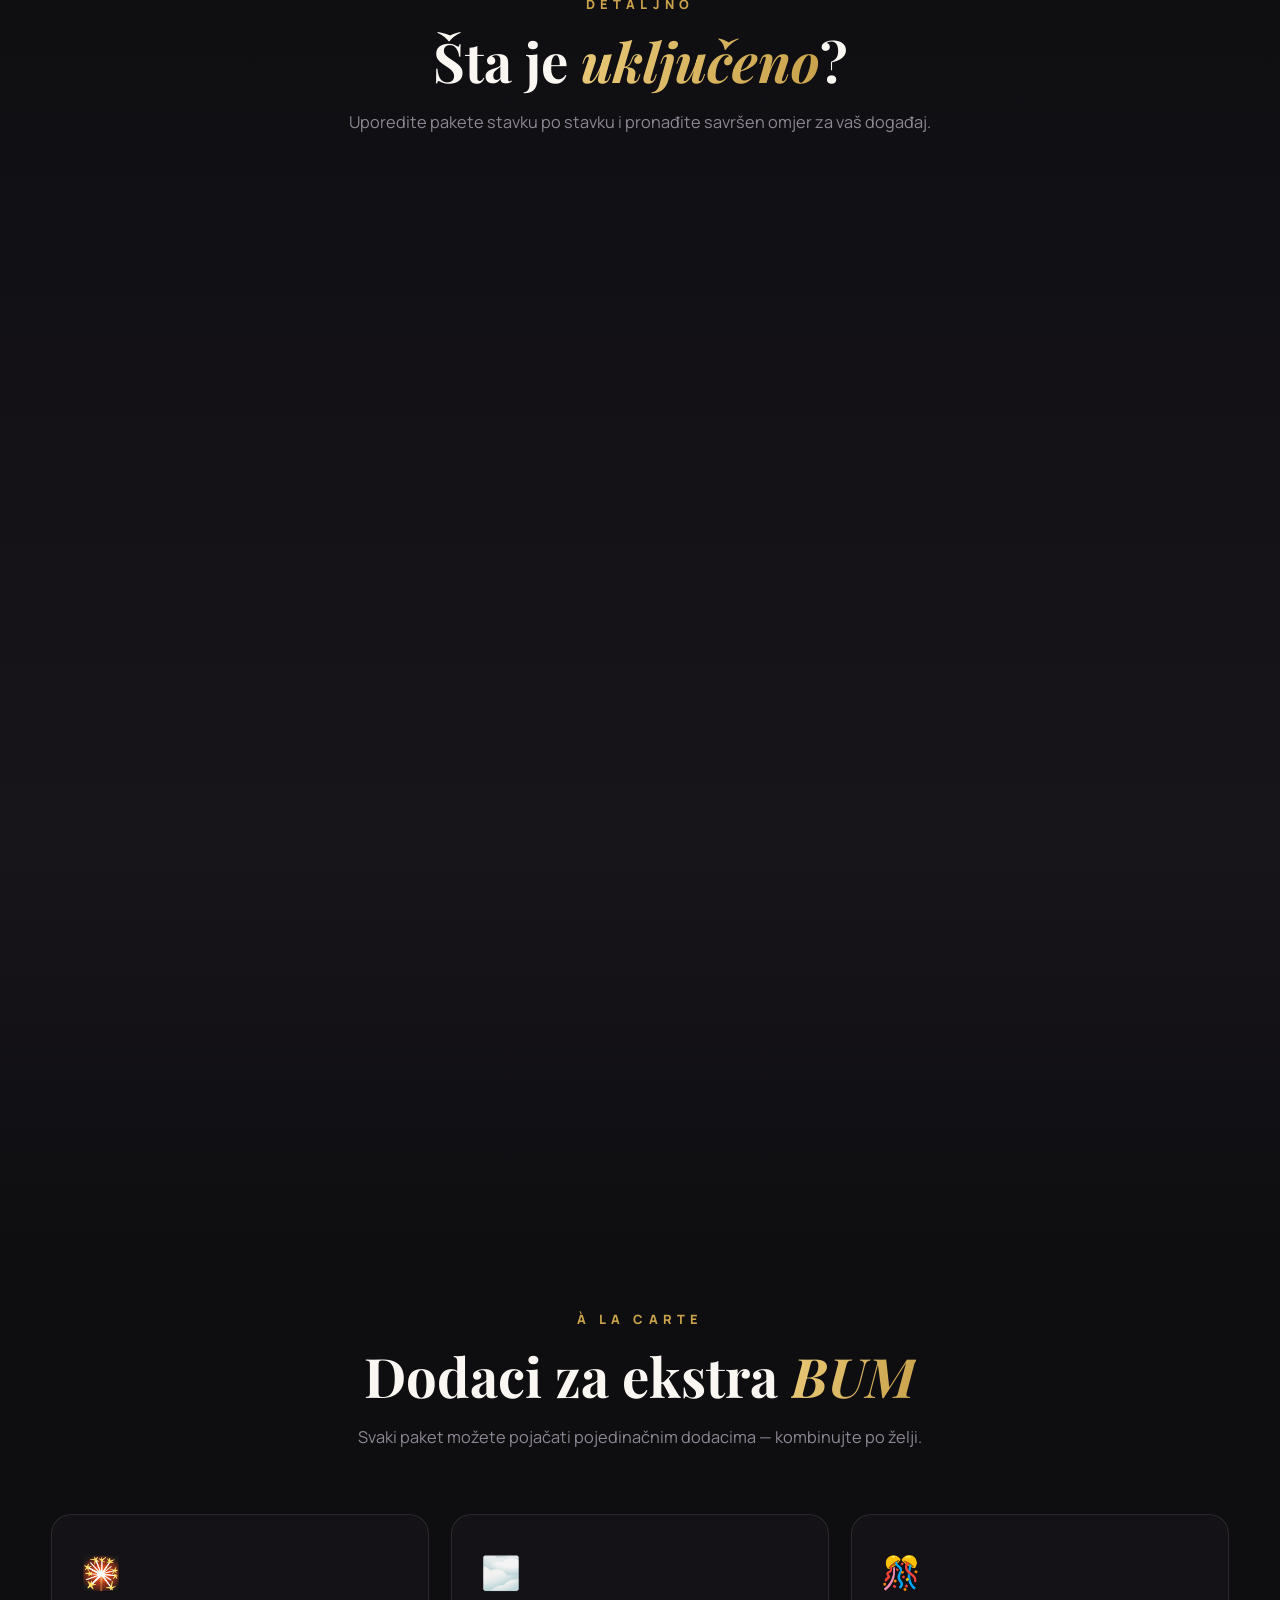
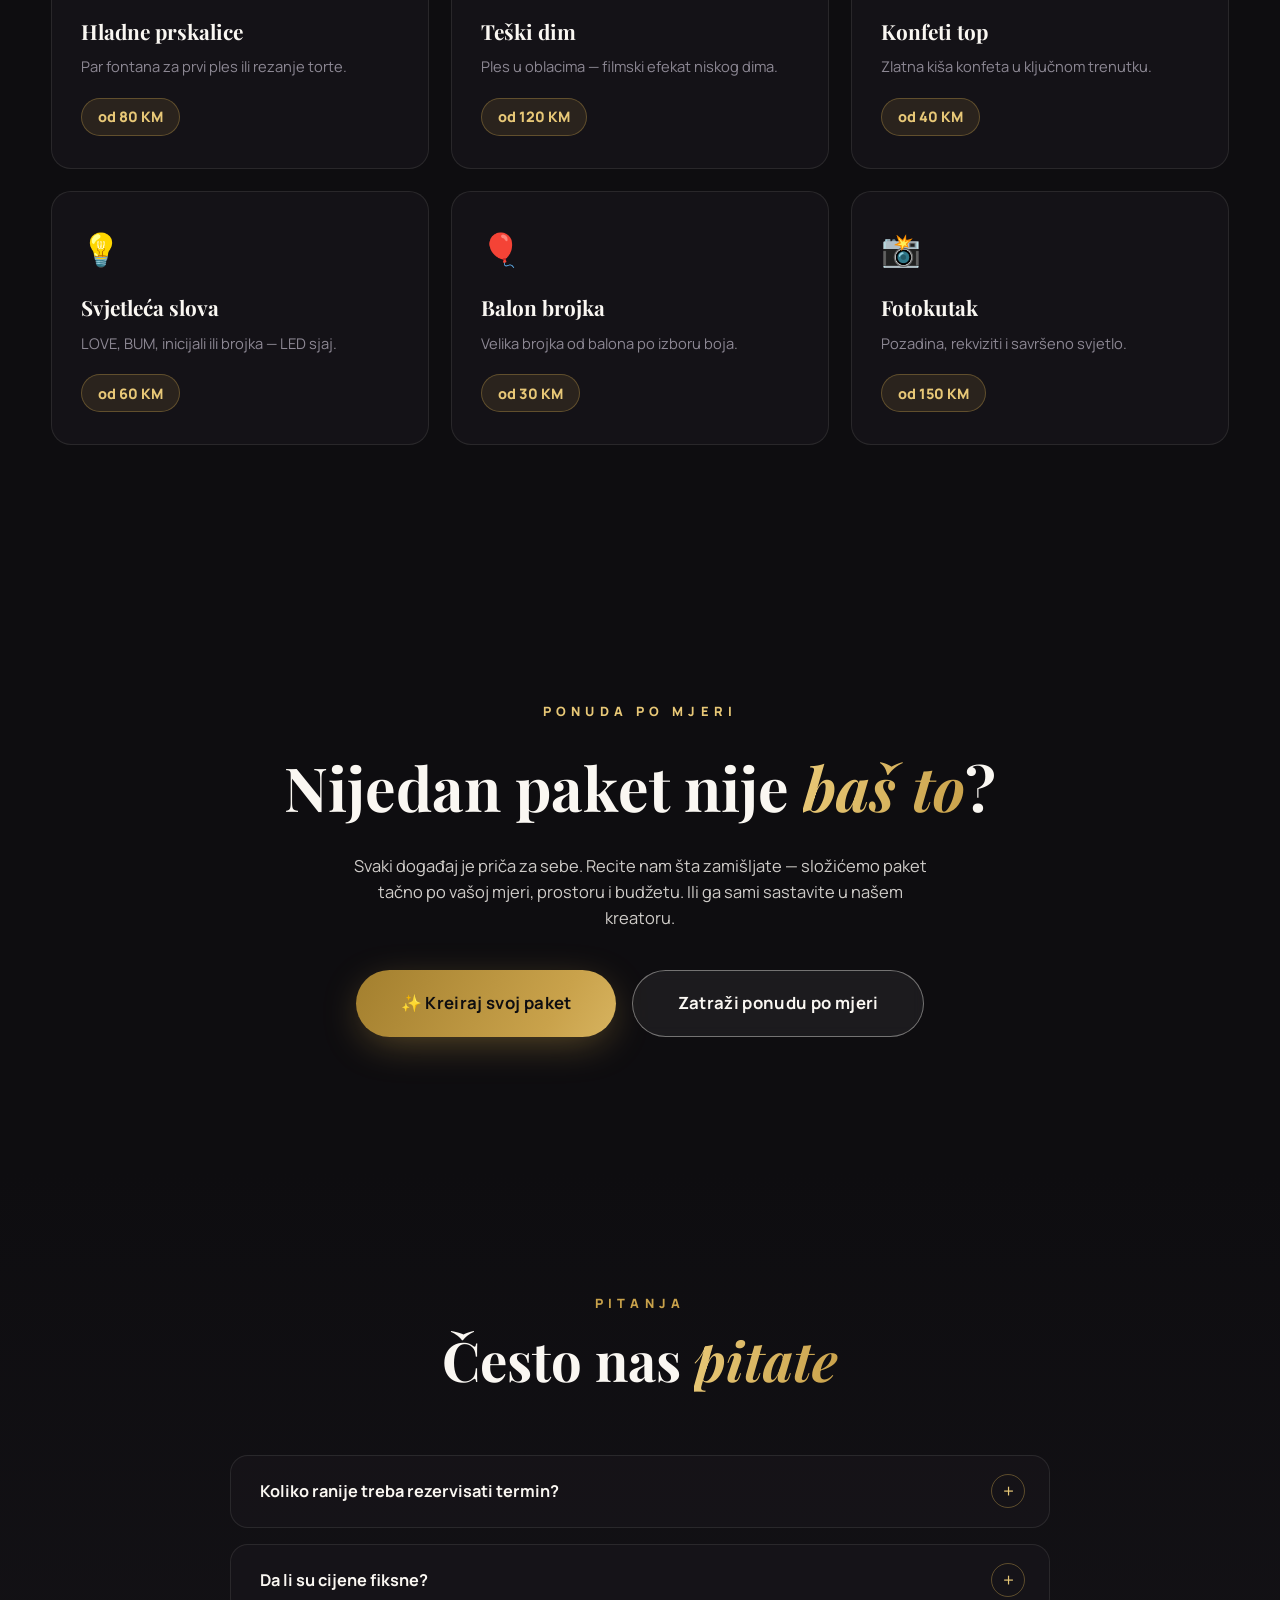
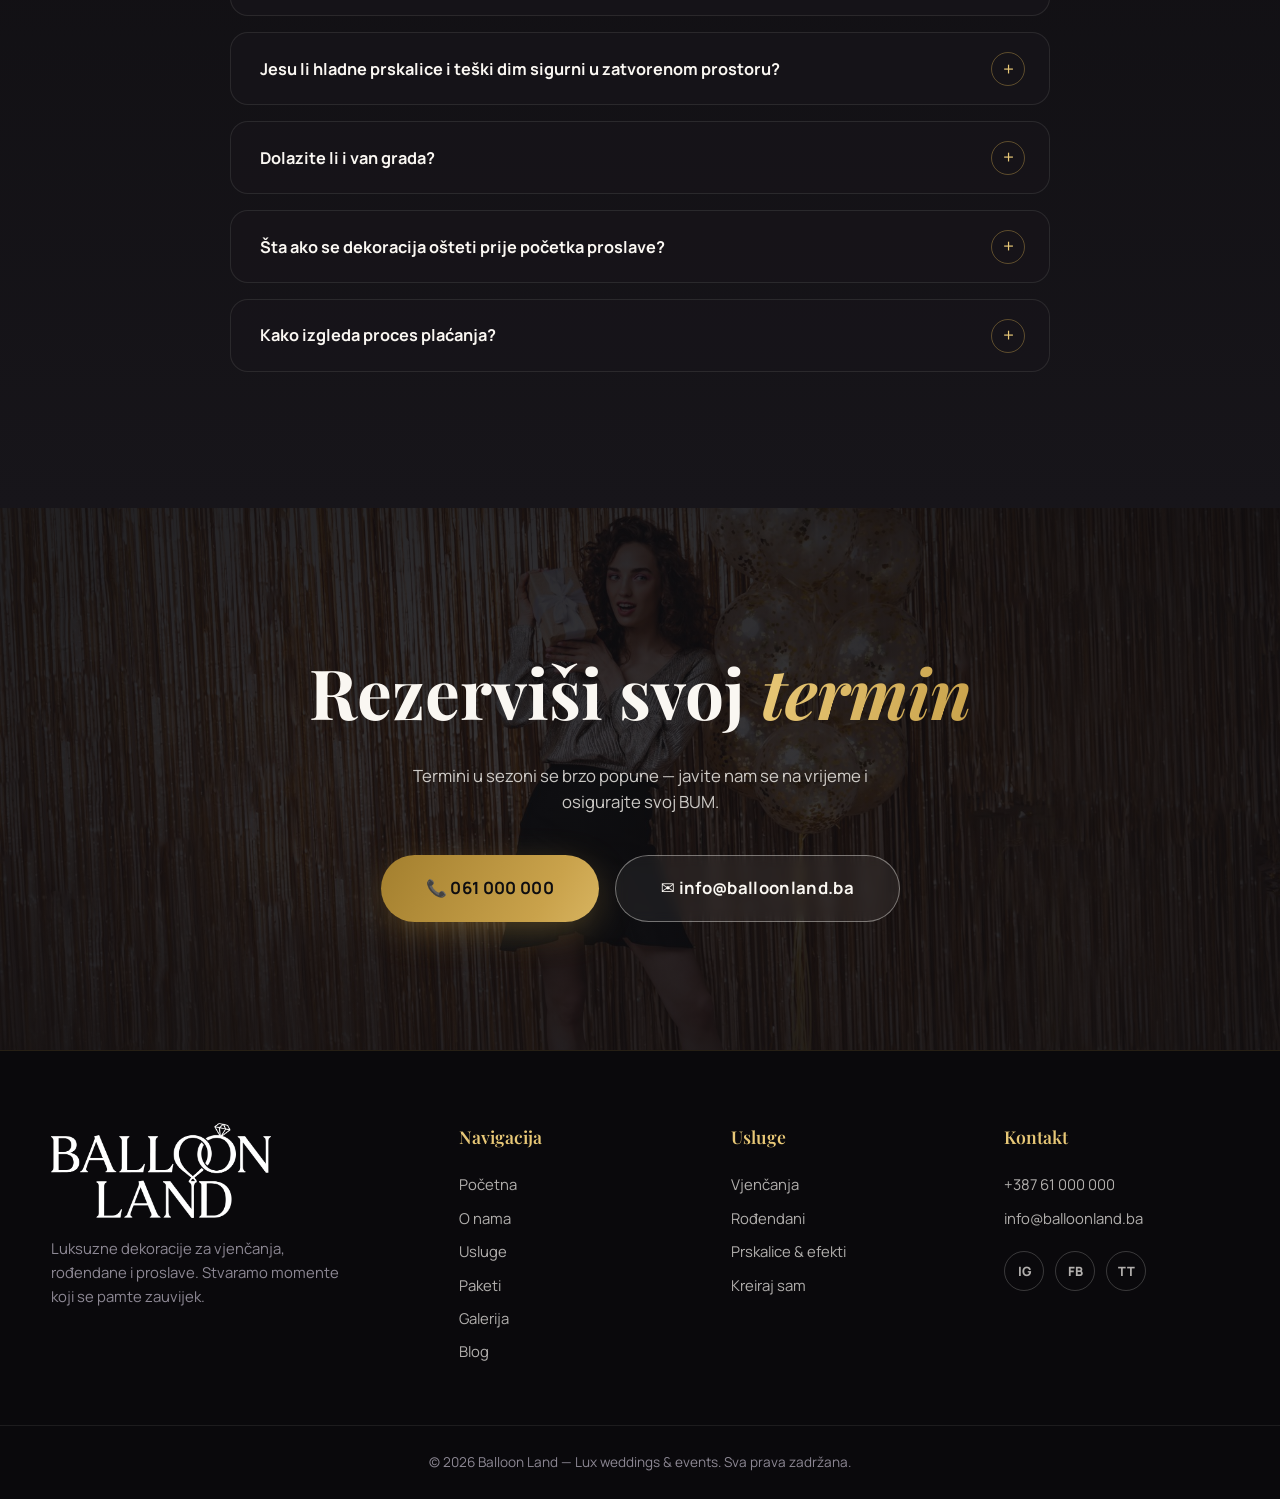
<file: paketi.html>
<!DOCTYPE html>
<html lang="bs">
<head>
  <meta charset="UTF-8">
  <meta name="viewport" content="width=device-width, initial-scale=1.0">
  <title>Paketi — Balloon Land | Lux Weddings &amp; Events</title>
  <meta name="description" content="Mini BUM, Veliki BUM i Lux BUM — transparentni paketi dekoracija sa cjenovnikom dodataka. Izaberite svoj BUM.">
  <link rel="canonical" href="https://balloonland.ba/paketi.html">
  <meta property="og:type" content="website">
  <meta property="og:site_name" content="Balloon Land">
  <meta property="og:title" content="Paketi — Balloon Land | Lux Weddings &amp; Events">
  <meta property="og:description" content="Mini BUM, Veliki BUM i Lux BUM — transparentni paketi dekoracija sa cjenovnikom dodataka. Izaberite svoj BUM.">
  <meta property="og:url" content="https://balloonland.ba/paketi.html">
  <meta property="og:image" content="https://balloonland.ba/img/packages-bg.jpg">
  <meta property="og:locale" content="bs_BA">
  <meta name="twitter:card" content="summary_large_image">
  <meta name="twitter:title" content="Paketi — Balloon Land | Lux Weddings &amp; Events">
  <meta name="twitter:description" content="Mini BUM, Veliki BUM i Lux BUM — transparentni paketi dekoracija sa cjenovnikom dodataka. Izaberite svoj BUM.">
  <meta name="twitter:image" content="https://balloonland.ba/img/packages-bg.jpg">
  <link rel="preconnect" href="https://fonts.googleapis.com">
  <link rel="preconnect" href="https://fonts.gstatic.com" crossorigin>
  <link href="https://fonts.googleapis.com/css2?family=Playfair+Display:ital,wght@0,400;0,500;0,600;0,700;0,800;1,400;1,500&family=Manrope:wght@300;400;500;600;700;800&display=swap" rel="stylesheet">
  <link rel="stylesheet" href="css/style.css?v=2">
  <link rel="icon" type="image/png" href="img/logo-black.png">
</head>
<body>

  <!-- ═══════════ NAVBAR ═══════════ -->
  <header class="nav" id="nav">
    <div class="nav__inner container">
      <a href="index.html" class="nav__logo">
        <img src="img/logo-white.png" alt="Balloon Land — Lux weddings and events">
      </a>
      <nav class="nav__links" id="navLinks">
        <a href="index.html" class="nav__link">Početna</a>
        <a href="onama.html" class="nav__link">O nama</a>
        <a href="usluge.html" class="nav__link">Usluge</a>
        <a href="paketi.html" class="nav__link is-active">Paketi</a>
        <a href="galerija.html" class="nav__link">Galerija</a>
        <a href="blog.html" class="nav__link">Blog</a>
        <a href="kontakt.html" class="nav__link">Kontakt</a>
        <a href="kreiraj.html" class="btn btn--gold btn--sm nav__cta">✨ Kreiraj dekoraciju</a>
      </nav>
      <button class="nav__burger" id="burger" aria-label="Meni">
        <span></span><span></span><span></span>
      </button>
    </div>
  </header>

  <!-- ═══════════ PAGE HEADER ═══════════ -->
  <section class="page-head">
    <div class="page-head__bg" style="background-image:url('img/birthday-blackgold.jpg')"></div>
    <div class="page-head__overlay"></div>
    <div class="container page-head__inner">
      <p class="section__kicker section__kicker--light">Transparentno i jasno</p>
      <h1 class="page-head__title">Naši <em>paketi</em></h1>
      <p class="page-head__crumbs"><a href="index.html">Početna</a> <span>✦</span> Paketi</p>
    </div>
  </section>

  <!-- ═══════════ PAKETI ═══════════ -->
  <section class="packages section" id="paketi" style="padding-top: 5rem;">
    <div class="packages__bg" style="background-image:url('img/packages-bg.jpg')"></div>
    <div class="container">
      <div class="section__head section__head--light reveal">
        <p class="section__kicker section__kicker--light">Ponuda</p>
        <h2 class="section__title">Izaberi svoj <em>BUM</em></h2>
        <p class="section__sub">Tri paketa — svaki dizajniran da ostavi utisak. Sve pakete moguće je prilagoditi vašem prostoru, temi i budžetu.</p>
      </div>

      <div class="packages__grid" id="paketiGrid"></div>
    </div>
  </section>

  <!-- ═══════════ POREĐENJE ═══════════ -->
  <section class="compare section">
    <div class="container">
      <div class="section__head reveal">
        <p class="section__kicker">Detaljno</p>
        <h2 class="section__title">Šta je <em>uključeno</em>?</h2>
        <p class="section__sub">Uporedite pakete stavku po stavku i pronađite savršen omjer za vaš događaj.</p>
      </div>
      <div class="compare__scroll reveal" id="poredjenjeWrap"></div>
    </div>
  </section>

  <!-- ═══════════ DODACI ═══════════ -->
  <section class="addons section">
    <div class="container">
      <div class="section__head reveal">
        <p class="section__kicker">À la carte</p>
        <h2 class="section__title">Dodaci za ekstra <em>BUM</em></h2>
        <p class="section__sub">Svaki paket možete pojačati pojedinačnim dodacima — kombinujte po želji.</p>
      </div>
      <div class="addons__grid" id="dodaciGrid"></div>
      </div>
    </div>
  </section>

  <!-- ═══════════ CUSTOM BANER ═══════════ -->
  <section class="photo-banner">
    <div class="photo-banner__bg parallax" data-speed="0.2" style="background-image:url('img/candy-bar.jpg')"></div>
    <div class="photo-banner__overlay"></div>
    <div class="container photo-banner__inner reveal">
      <p class="section__kicker section__kicker--light">Ponuda po mjeri</p>
      <h2 class="photo-banner__title">Nijedan paket nije <em>baš to</em>?</h2>
      <p class="photo-banner__sub">Svaki događaj je priča za sebe. Recite nam šta zamišljate — složićemo paket tačno po vašoj mjeri, prostoru i budžetu. Ili ga sami sastavite u našem kreatoru.</p>
      <div class="cta__actions">
        <a href="kreiraj.html" class="btn btn--gold btn--lg">✨ Kreiraj svoj paket</a>
        <a href="kontakt.html" class="btn btn--ghost btn--lg">Zatraži ponudu po mjeri</a>
      </div>
    </div>
  </section>

  <!-- ═══════════ FAQ ═══════════ -->
  <section class="faq section">
    <div class="container faq__wrap">
      <div class="section__head reveal">
        <p class="section__kicker">Pitanja</p>
        <h2 class="section__title">Često nas <em>pitate</em></h2>
      </div>
      <div id="faqList"></div>
    </div>
  </section>

  <!-- ═══════════ CTA ═══════════ -->
  <section class="cta cta--compact">
    <div class="cta__bg" style="background-image:url('img/gold-balloons-gift.jpg')"></div>
    <div class="cta__overlay"></div>
    <div class="container cta__inner reveal">
      <h2 class="cta__title">Rezerviši svoj <em>termin</em></h2>
      <p class="cta__sub">Termini u sezoni se brzo popune — javite nam se na vrijeme i osigurajte svoj BUM.</p>
      <div class="cta__actions">
        <a href="tel:+38761000000" class="btn btn--gold btn--lg">📞 061 000 000</a>
        <a href="mailto:info@balloonland.ba" class="btn btn--ghost btn--lg">✉ info@balloonland.ba</a>
      </div>
    </div>
  </section>

  <!-- ═══════════ FOOTER ═══════════ -->
  <footer class="footer">
    <div class="container footer__grid">
      <div class="footer__brand">
        <img src="img/logo-white.png" alt="Balloon Land" class="footer__logo">
        <p>Luksuzne dekoracije za vjenčanja, rođendane i proslave. Stvaramo momente koji se pamte zauvijek.</p>
      </div>
      <div class="footer__col">
        <h4>Navigacija</h4>
        <a href="index.html">Početna</a>
        <a href="onama.html">O nama</a>
        <a href="usluge.html">Usluge</a>
        <a href="paketi.html">Paketi</a>
        <a href="galerija.html">Galerija</a>
        <a href="blog.html">Blog</a>
      </div>
      <div class="footer__col">
        <h4>Usluge</h4>
        <a href="usluge.html#vjencanja">Vjenčanja</a>
        <a href="usluge.html#rodjendani">Rođendani</a>
        <a href="usluge.html#efekti">Prskalice &amp; efekti</a>
        <a href="kreiraj.html">Kreiraj sam</a>
      </div>
      <div class="footer__col">
        <h4>Kontakt</h4>
        <a href="tel:+38761000000">+387 61 000 000</a>
        <a href="mailto:info@balloonland.ba">info@balloonland.ba</a>
        <div class="footer__social">
          <a href="#" aria-label="Instagram">IG</a>
          <a href="#" aria-label="Facebook">FB</a>
          <a href="#" aria-label="TikTok">TT</a>
        </div>
      </div>
    </div>
    <div class="footer__bottom">
      <p>© 2026 Balloon Land — Lux weddings &amp; events. Sva prava zadržana.</p>
    </div>
  </footer>

  <script src="js/paketi-data.js?v=1"></script>
  <script src="js/paketi.js?v=1"></script>
  <script src="js/postavke-data.js?v=1"></script>
  <script src="js/postavke.js?v=2"></script>
  <script src="js/main.js?v=2"></script>
  <script src="js/seo.js?v=2"></script>
</body>
</html>
</file>
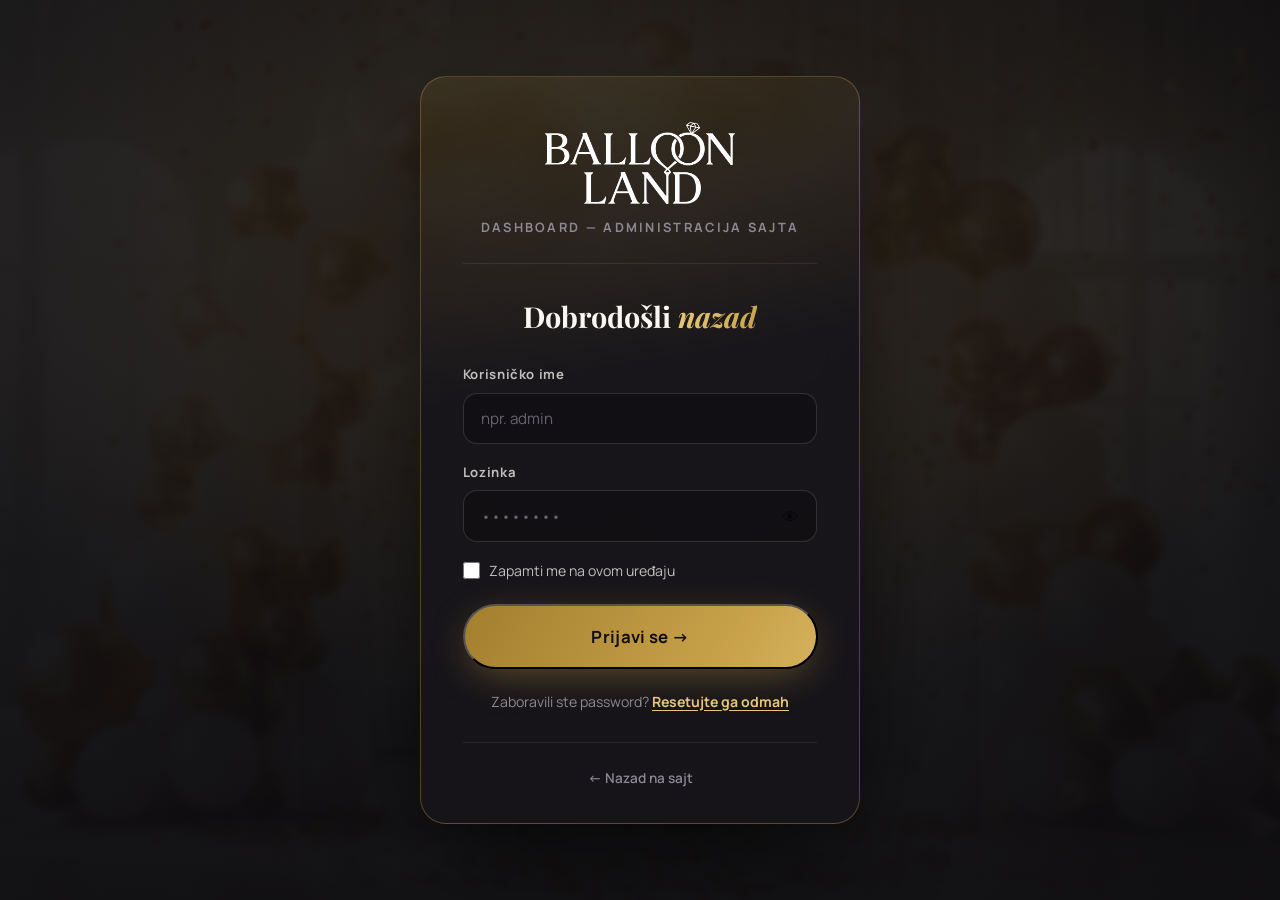
<file: prijava.html>
<!DOCTYPE html>
<html lang="bs">
<head>
  <meta charset="UTF-8">
  <meta name="viewport" content="width=device-width, initial-scale=1.0">
  <title>Prijava — Balloon Land Dashboard</title>
  <meta name="robots" content="noindex, nofollow">
  <link rel="preconnect" href="https://fonts.googleapis.com">
  <link rel="preconnect" href="https://fonts.gstatic.com" crossorigin>
  <link href="https://fonts.googleapis.com/css2?family=Playfair+Display:ital,wght@0,400;0,600;0,700;1,400;1,500&family=Manrope:wght@400;600;700;800&display=swap" rel="stylesheet">
  <link rel="stylesheet" href="css/style.css?v=2">
  <link rel="stylesheet" href="css/prijava.css?v=1">
  <link rel="icon" type="image/png" href="img/logo-black.png">
</head>
<body class="login-body">

  <div class="login-bg" aria-hidden="true">
    <div class="login-bg__img" style="background-image:url('img/hero-gold-arch.jpg')"></div>
    <div class="login-bg__overlay"></div>
  </div>

  <main class="login">
    <div class="login__card">
      <a href="index.html" class="login__logo">
        <img src="img/logo-white.png" alt="Balloon Land">
      </a>
      <p class="login__sub">Dashboard — administracija sajta</p>

      <!-- ─────── PRIJAVA ─────── -->
      <form class="login__form is-active" id="loginForm" novalidate>
        <h1 class="login__title">Dobrodošli <em>nazad</em></h1>

        <div class="cform__field">
          <label for="lUser">Korisničko ime</label>
          <input type="text" id="lUser" name="username" placeholder="npr. admin" autocomplete="username" required>
        </div>

        <div class="cform__field">
          <label for="lPass">Lozinka</label>
          <div class="login__pass">
            <input type="password" id="lPass" name="password" placeholder="••••••••" autocomplete="current-password" required>
            <button type="button" class="login__eye" id="lEye" aria-label="Prikaži lozinku">👁</button>
          </div>
        </div>

        <label class="login__remember">
          <input type="checkbox" id="lRemember"> <span>Zapamti me na ovom uređaju</span>
        </label>

        <button type="submit" class="btn btn--gold btn--lg login__submit">Prijavi se →</button>

        <p class="login__forgot">
          Zaboravili ste password?
          <button type="button" class="login__link" id="toReset">Resetujte ga odmah</button>
        </p>

        <div class="login__notice login__notice--err" id="loginGreska" hidden>
          <span>⛔</span>
          <p id="loginGreskaTekst"><strong>Pogrešno korisničko ime ili lozinka.</strong> Pokušajte ponovo.</p>
        </div>

        <div class="login__notice" id="loginNotice" hidden>
          <span>🔧</span>
          <p><strong>CMS server nije pokrenut.</strong> Pokrenite ga komandom <code>node cms/server.mjs</code> pa otvorite <strong>http://localhost:8200/prijava.html</strong>.</p>
        </div>
      </form>

      <!-- ─────── RESET LOZINKE ─────── -->
      <form class="login__form" id="resetForm" novalidate>
        <h1 class="login__title">Reset <em>lozinke</em></h1>
        <p class="login__text">Unesite email povezan sa vašim nalogom — poslaćemo vam link za postavljanje nove lozinke.</p>

        <div class="cform__field">
          <label for="rEmail">Email adresa</label>
          <input type="email" id="rEmail" name="email" placeholder="vas@email.com" autocomplete="email" required>
        </div>

        <button type="submit" class="btn btn--gold btn--lg login__submit">Pošalji link za reset</button>

        <p class="login__forgot">
          <button type="button" class="login__link" id="toLogin">← Nazad na prijavu</button>
        </p>

        <div class="login__notice login__notice--ok" id="resetNotice" hidden>
          <span>📬</span>
          <p><strong>Provjerite inbox!</strong> Ako nalog sa tom adresom postoji, link za reset lozinke je upravo poslan. Ne zaboravite provjeriti i spam folder.</p>
        </div>
      </form>

      <p class="login__back"><a href="index.html">← Nazad na sajt</a></p>
    </div>
  </main>

  <script src="js/prijava.js?v=1"></script>
</body>
</html>
</file>
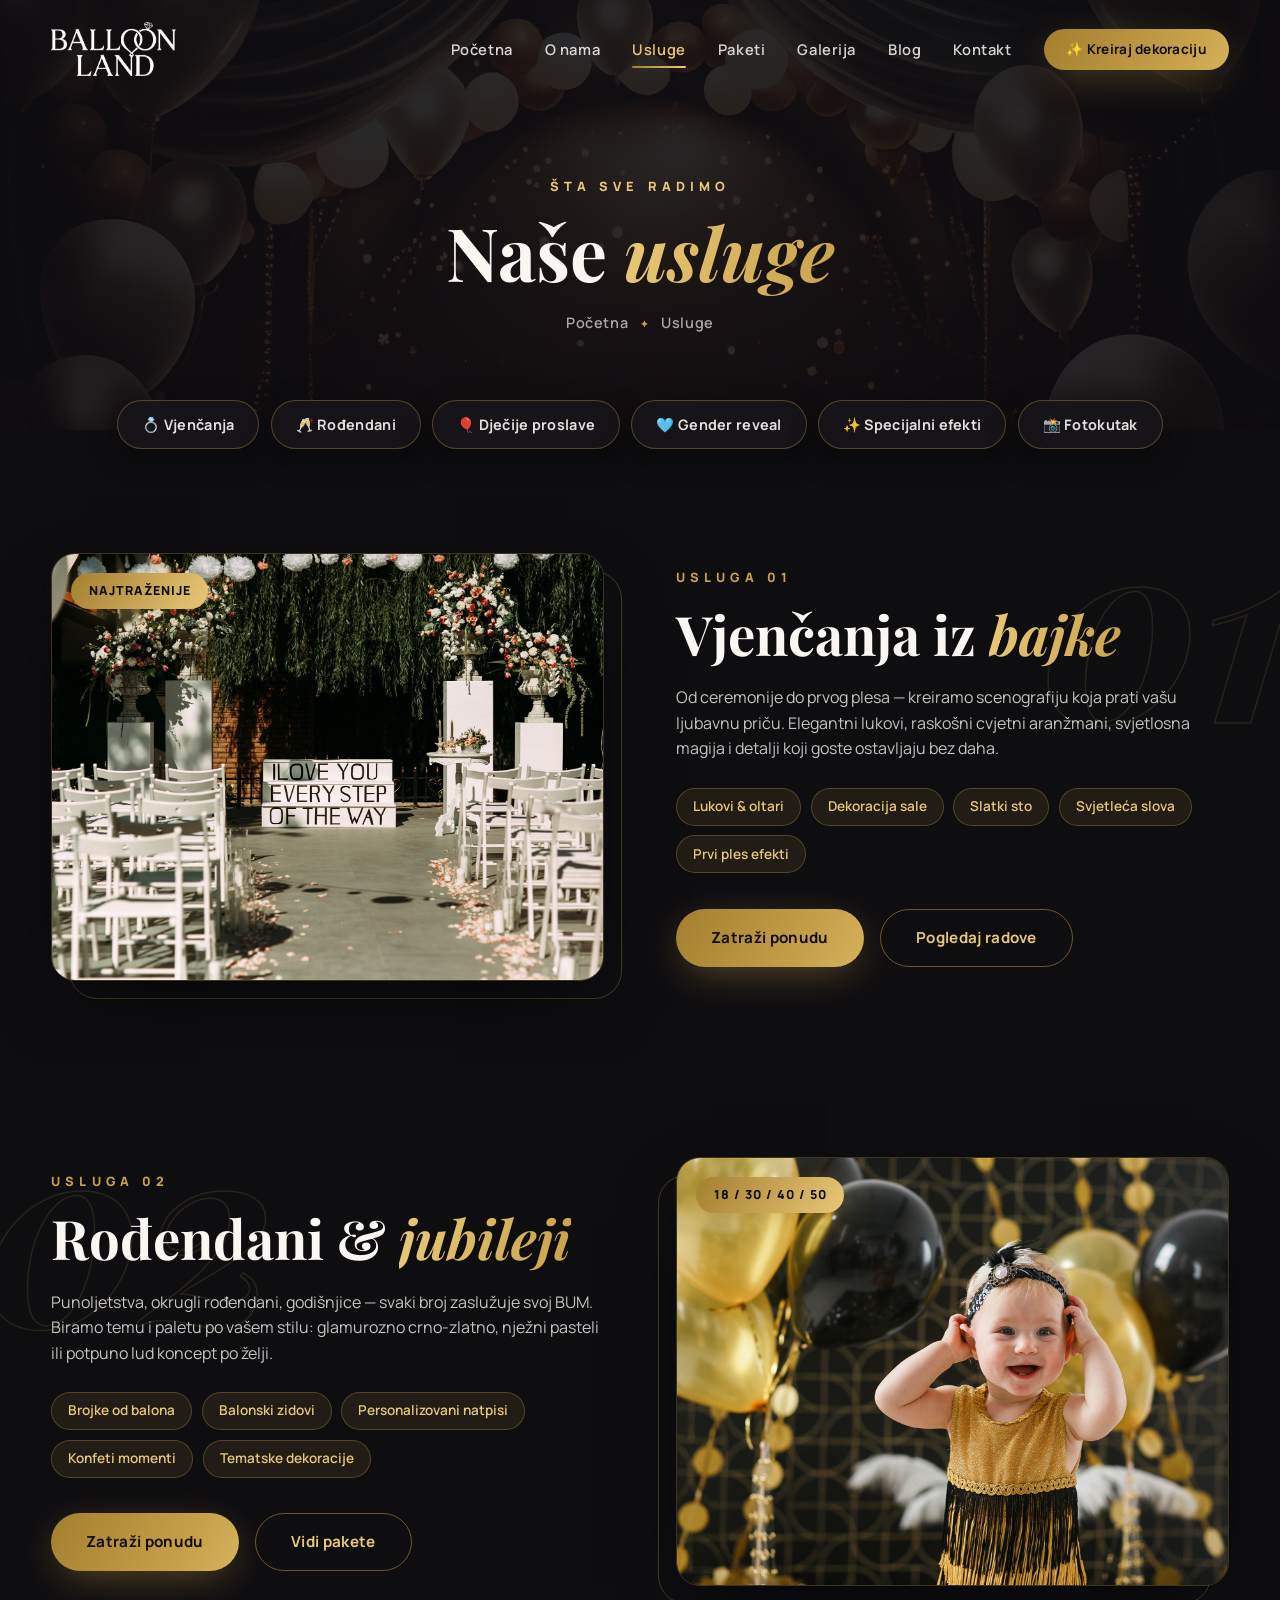
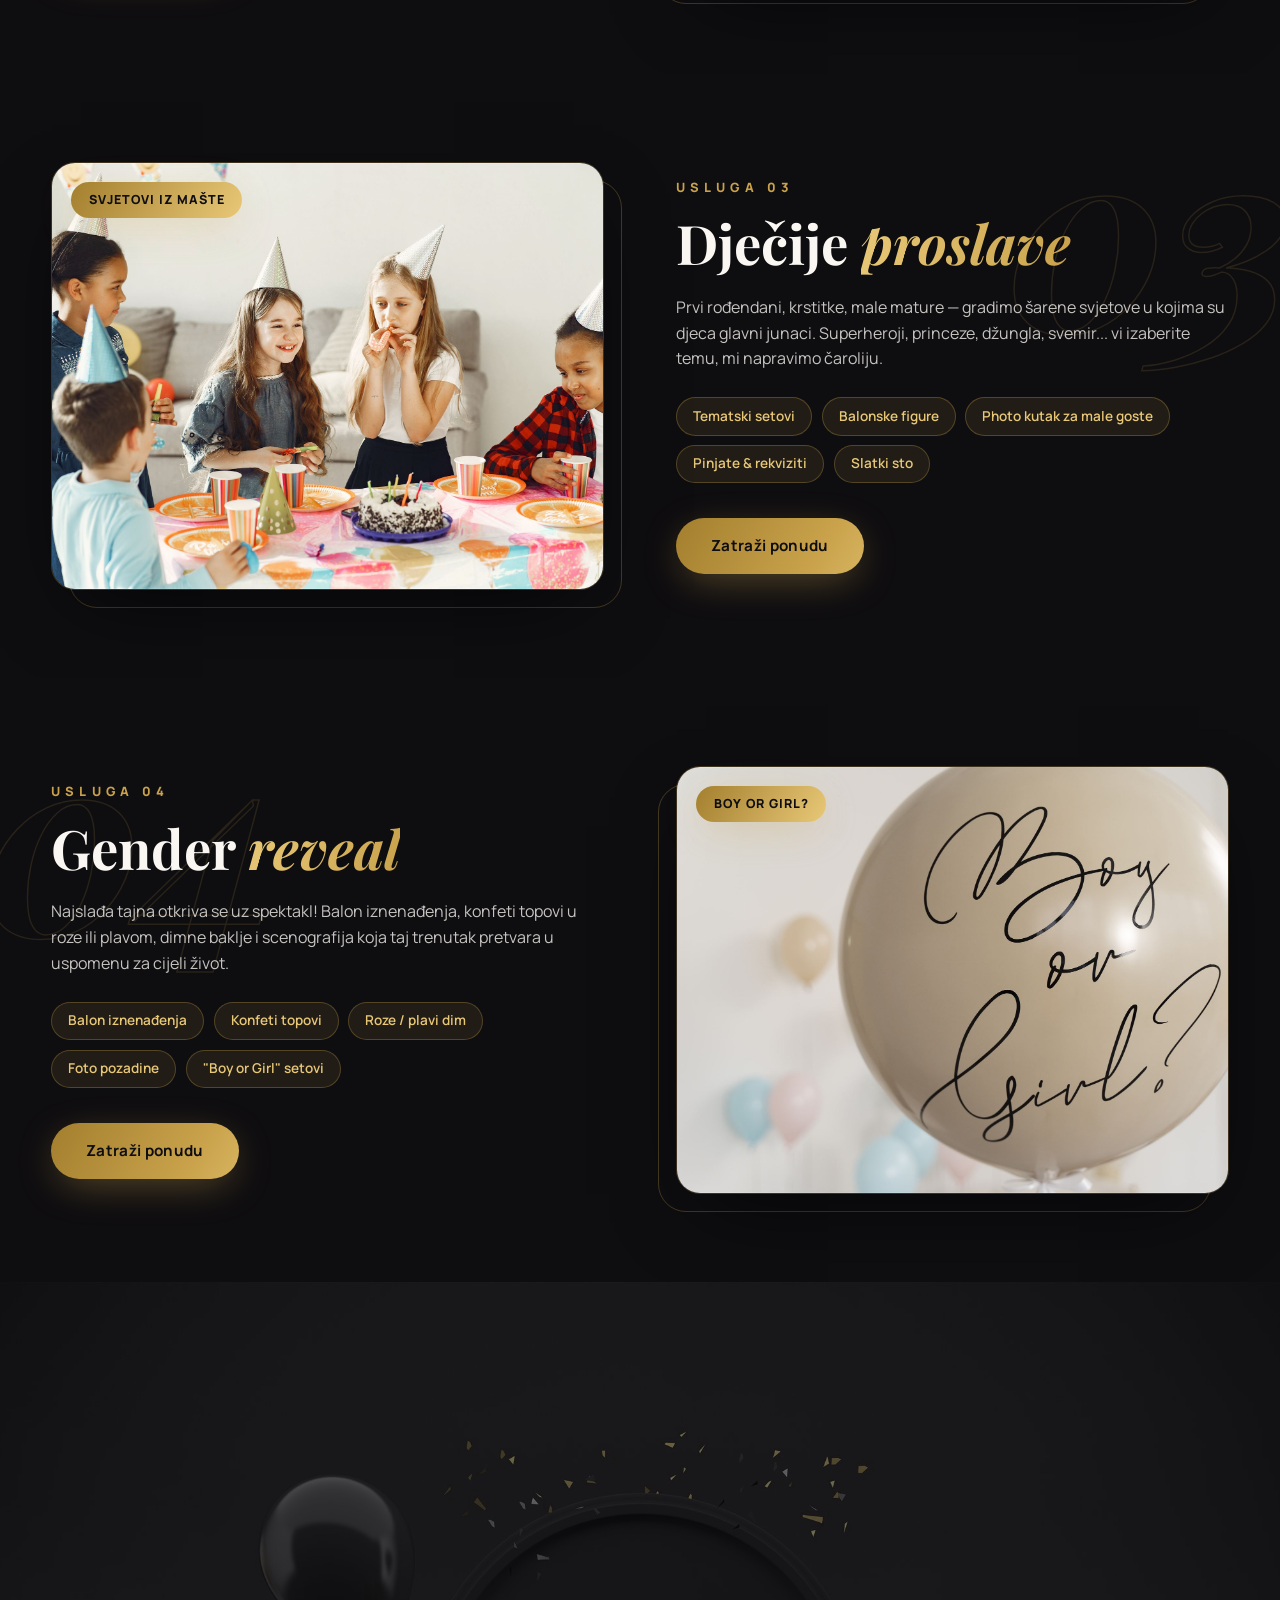
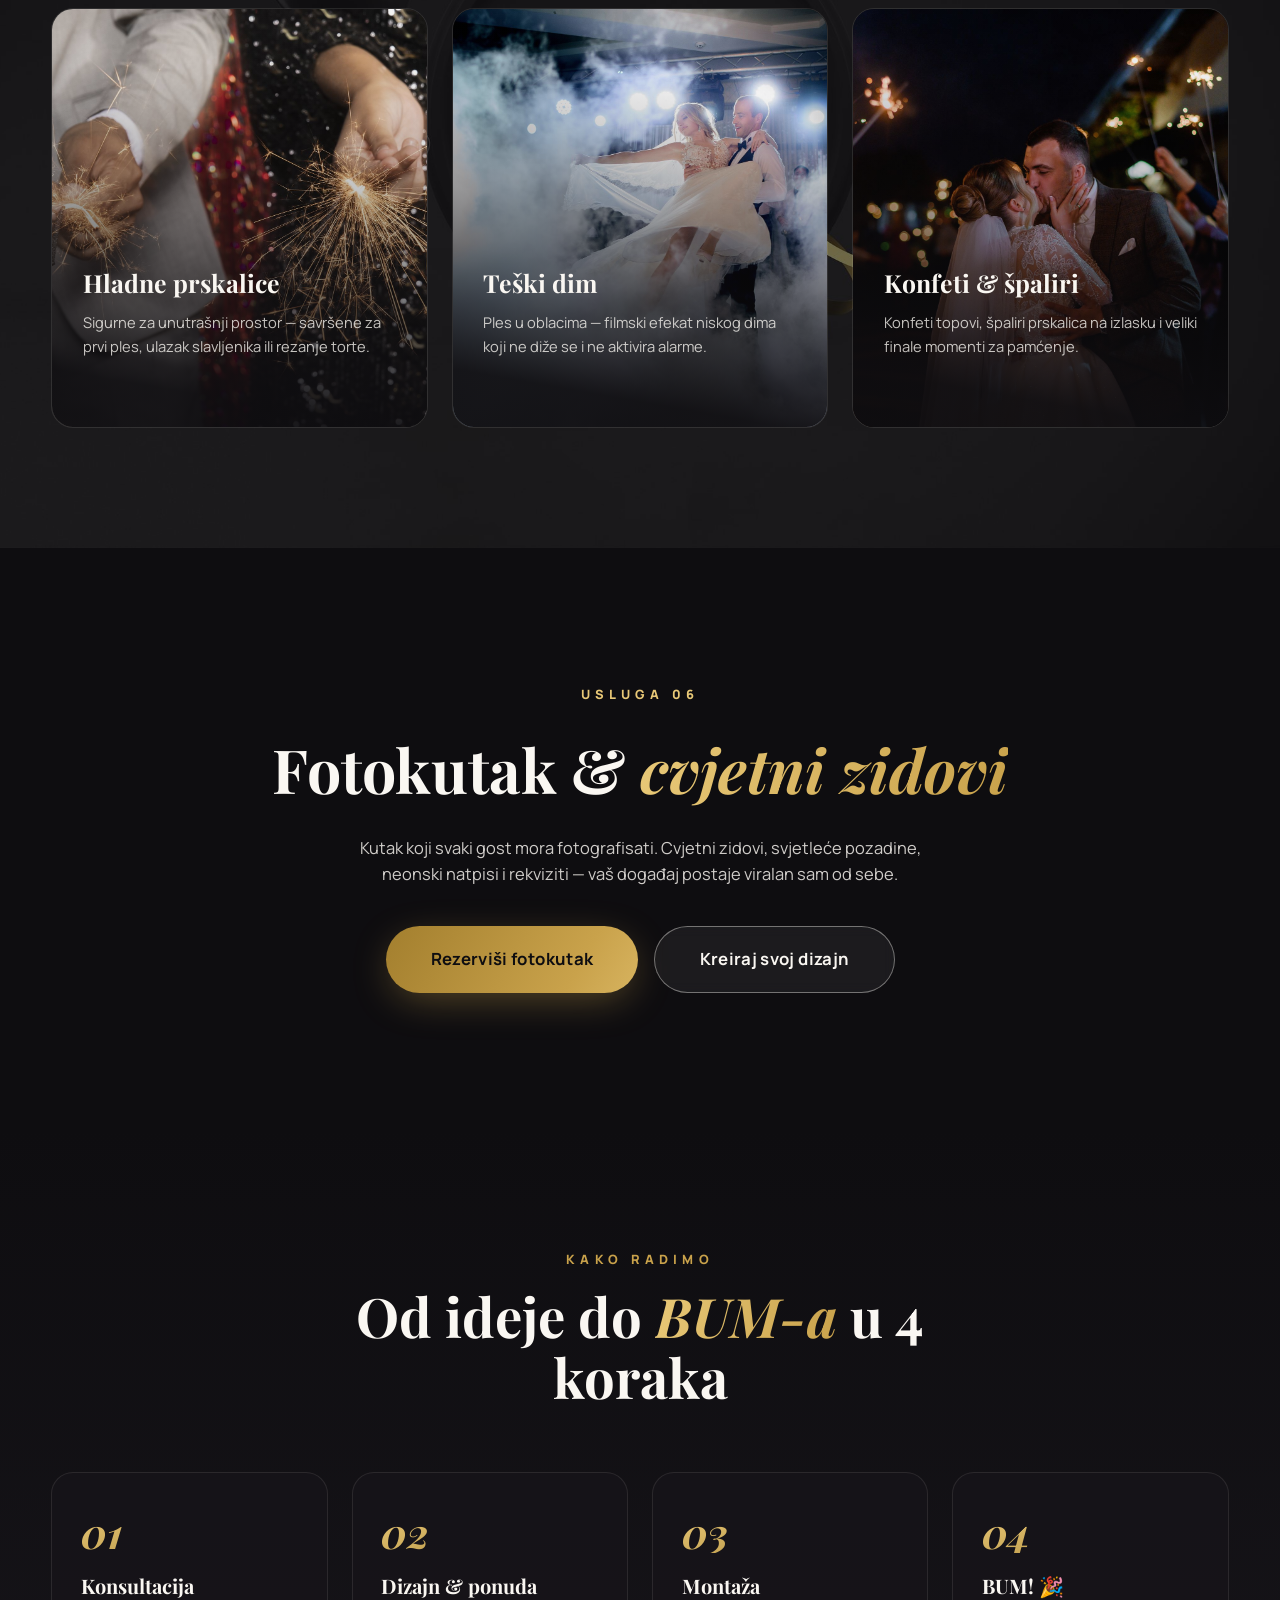
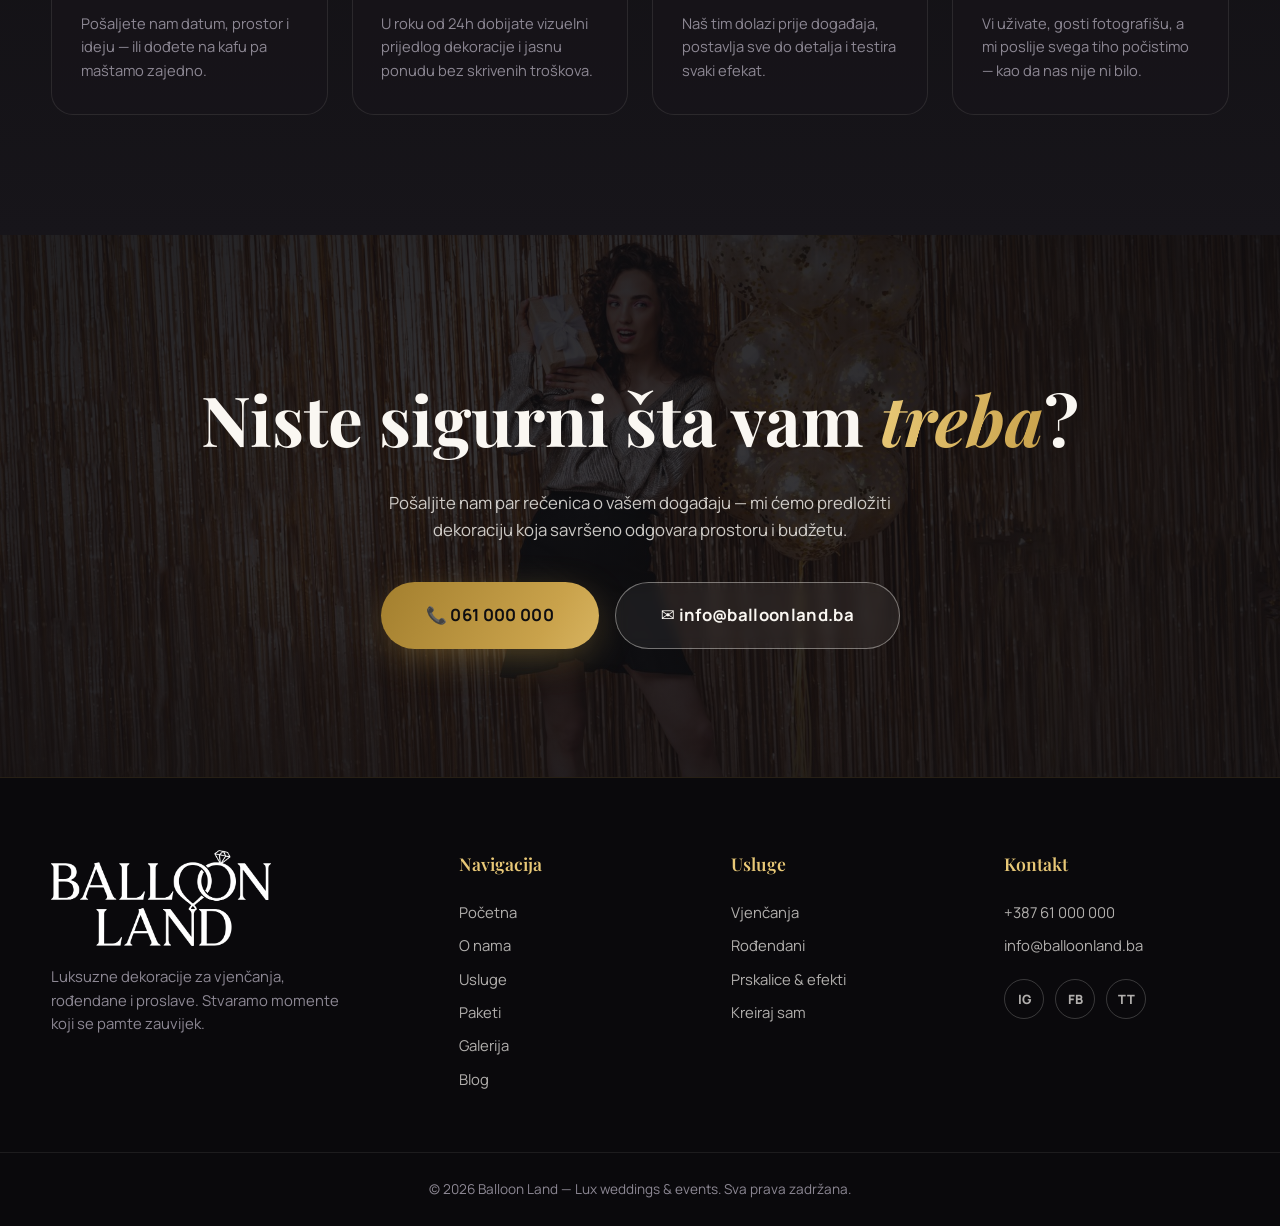
<file: usluge.html>
<!DOCTYPE html>
<html lang="bs">
<head>
  <meta charset="UTF-8">
  <meta name="viewport" content="width=device-width, initial-scale=1.0">
  <title>Usluge — Balloon Land | Lux Weddings &amp; Events</title>
  <meta name="description" content="Vjenčanja, rođendani, dječije proslave, gender reveal, prskalice, dimni efekti i fotokutak — sve usluge Balloon Land na jednom mjestu.">
  <link rel="canonical" href="https://balloonland.ba/usluge.html">
  <meta property="og:type" content="website">
  <meta property="og:site_name" content="Balloon Land">
  <meta property="og:title" content="Usluge — Balloon Land | Lux Weddings &amp; Events">
  <meta property="og:description" content="Vjenčanja, rođendani, dječije proslave, gender reveal, prskalice, dimni efekti i fotokutak — sve usluge Balloon Land na jednom mjestu.">
  <meta property="og:url" content="https://balloonland.ba/usluge.html">
  <meta property="og:image" content="https://balloonland.ba/img/wedding-aisle.jpg">
  <meta property="og:locale" content="bs_BA">
  <meta name="twitter:card" content="summary_large_image">
  <meta name="twitter:title" content="Usluge — Balloon Land | Lux Weddings &amp; Events">
  <meta name="twitter:description" content="Vjenčanja, rođendani, dječije proslave, gender reveal, prskalice, dimni efekti i fotokutak — sve usluge Balloon Land na jednom mjestu.">
  <meta name="twitter:image" content="https://balloonland.ba/img/wedding-aisle.jpg">
  <link rel="preconnect" href="https://fonts.googleapis.com">
  <link rel="preconnect" href="https://fonts.gstatic.com" crossorigin>
  <link href="https://fonts.googleapis.com/css2?family=Playfair+Display:ital,wght@0,400;0,500;0,600;0,700;0,800;1,400;1,500&family=Manrope:wght@300;400;500;600;700;800&display=swap" rel="stylesheet">
  <link rel="stylesheet" href="css/style.css?v=2">
  <link rel="icon" type="image/png" href="img/logo-black.png">
</head>
<body>

  <!-- ═══════════ NAVBAR ═══════════ -->
  <header class="nav" id="nav">
    <div class="nav__inner container">
      <a href="index.html" class="nav__logo">
        <img src="img/logo-white.png" alt="Balloon Land — Lux weddings and events">
      </a>
      <nav class="nav__links" id="navLinks">
        <a href="index.html" class="nav__link">Početna</a>
        <a href="onama.html" class="nav__link">O nama</a>
        <a href="usluge.html" class="nav__link is-active">Usluge</a>
        <a href="paketi.html" class="nav__link">Paketi</a>
        <a href="galerija.html" class="nav__link">Galerija</a>
        <a href="blog.html" class="nav__link">Blog</a>
        <a href="kontakt.html" class="nav__link">Kontakt</a>
        <a href="kreiraj.html" class="btn btn--gold btn--sm nav__cta">✨ Kreiraj dekoraciju</a>
      </nav>
      <button class="nav__burger" id="burger" aria-label="Meni">
        <span></span><span></span><span></span>
      </button>
    </div>
  </header>

  <!-- ═══════════ PAGE HEADER ═══════════ -->
  <section class="page-head">
    <div class="page-head__bg" style="background-image:url('img/hero-balloons-stage.jpg')"></div>
    <div class="page-head__overlay"></div>
    <div class="container page-head__inner">
      <p class="section__kicker section__kicker--light">Šta sve radimo</p>
      <h1 class="page-head__title">Naše <em>usluge</em></h1>
      <p class="page-head__crumbs"><a href="index.html">Početna</a> <span>✦</span> Usluge</p>
    </div>
  </section>

  <!-- ═══════════ QUICK NAV PILLS (iz usluge-data.js) ═══════════ -->
  <nav class="pills" aria-label="Brza navigacija kroz usluge">
    <div class="container pills__row" id="uslugePills"></div>
  </nav>

  <!-- ═══════════ GLAVNE USLUGE (iz usluge-data.js) ═══════════ -->
  <div id="uslugeFeatures"></div>

  <!-- ═══════════ SPECIJALNI EFEKTI ═══════════ -->
  <section class="fx section" id="efekti">
    <div class="fx__bg" style="background-image:url('img/packages-bg.jpg')"></div>
    <div class="container">
      <div class="section__head section__head--light reveal" id="fxHead"></div>
      <div class="fx__grid" id="fxGrid"></div>
    </div>
  </section>

  <!-- ═══════════ FOTOKUTAK BANER ═══════════ -->
  <section class="photo-banner" id="fotokutak">
    <div class="photo-banner__bg parallax" data-speed="0.2" style="background-image:url('img/photo-corner.jpg')"></div>
    <div class="photo-banner__overlay"></div>
    <div class="container photo-banner__inner reveal" id="bannerInner"></div>
  </section>

  <!-- ═══════════ KAKO RADIMO ═══════════ -->
  <section class="process section">
    <div class="container">
      <div class="section__head reveal">
        <p class="section__kicker">Kako radimo</p>
        <h2 class="section__title">Od ideje do <em>BUM-a</em> u 4 koraka</h2>
      </div>
      <div class="process__grid" id="koraciGrid"></div>
    </div>
  </section>

  <!-- ═══════════ CTA ═══════════ -->
  <section class="cta cta--compact">
    <div class="cta__bg" style="background-image:url('img/gold-balloons-gift.jpg')"></div>
    <div class="cta__overlay"></div>
    <div class="container cta__inner reveal">
      <h2 class="cta__title">Niste sigurni šta vam <em>treba</em>?</h2>
      <p class="cta__sub">Pošaljite nam par rečenica o vašem događaju — mi ćemo predložiti dekoraciju koja savršeno odgovara prostoru i budžetu.</p>
      <div class="cta__actions">
        <a href="tel:+38761000000" class="btn btn--gold btn--lg">📞 061 000 000</a>
        <a href="mailto:info@balloonland.ba" class="btn btn--ghost btn--lg">✉ info@balloonland.ba</a>
      </div>
    </div>
  </section>

  <!-- ═══════════ FOOTER ═══════════ -->
  <footer class="footer">
    <div class="container footer__grid">
      <div class="footer__brand">
        <img src="img/logo-white.png" alt="Balloon Land" class="footer__logo">
        <p>Luksuzne dekoracije za vjenčanja, rođendane i proslave. Stvaramo momente koji se pamte zauvijek.</p>
      </div>
      <div class="footer__col">
        <h4>Navigacija</h4>
        <a href="index.html">Početna</a>
        <a href="onama.html">O nama</a>
        <a href="usluge.html">Usluge</a>
        <a href="paketi.html">Paketi</a>
        <a href="galerija.html">Galerija</a>
        <a href="blog.html">Blog</a>
      </div>
      <div class="footer__col">
        <h4>Usluge</h4>
        <a href="usluge.html#vjencanja">Vjenčanja</a>
        <a href="usluge.html#rodjendani">Rođendani</a>
        <a href="usluge.html#efekti">Prskalice &amp; efekti</a>
        <a href="kreiraj.html">Kreiraj sam</a>
      </div>
      <div class="footer__col">
        <h4>Kontakt</h4>
        <a href="tel:+38761000000">+387 61 000 000</a>
        <a href="mailto:info@balloonland.ba">info@balloonland.ba</a>
        <div class="footer__social">
          <a href="#" aria-label="Instagram">IG</a>
          <a href="#" aria-label="Facebook">FB</a>
          <a href="#" aria-label="TikTok">TT</a>
        </div>
      </div>
    </div>
    <div class="footer__bottom">
      <p>© 2026 Balloon Land — Lux weddings &amp; events. Sva prava zadržana.</p>
    </div>
  </footer>

  <script src="js/usluge-data.js?v=1"></script>
  <script src="js/media-data.js?v=1"></script>
  <script src="js/usluge.js?v=2"></script>
  <script src="js/postavke-data.js?v=1"></script>
  <script src="js/postavke.js?v=2"></script>
  <script src="js/main.js?v=2"></script>
  <script src="js/seo.js?v=2"></script>
</body>
</html>
</file>
<file: css/style.css>
/* ═══════════════════════════════════════════
   BALLOON LAND — Lux Weddings & Events
   Idejno rješenje homepage — 2026
   ═══════════════════════════════════════════ */

:root {
  --ink: #0e0d10;
  --ink-2: #17151a;
  --ink-3: #211e26;
  --ivory: #faf7f2;
  --cream: #f2ece2;
  --gold: #c9a24b;
  --gold-2: #e8c877;
  --gold-3: #a37f2e;
  --blush: #e8b4b8;
  --muted: #8d8894;
  --font-serif: "Playfair Display", Georgia, serif;
  --font-sans: "Manrope", system-ui, sans-serif;
  --ease: cubic-bezier(.22, .9, .28, 1);
  --shadow-gold: 0 10px 40px -8px rgba(201, 162, 75, .45);
}

* { margin: 0; padding: 0; box-sizing: border-box; }

html { scroll-behavior: smooth; }

body {
  font-family: var(--font-sans);
  background: var(--ink);
  color: var(--ivory);
  line-height: 1.6;
  overflow-x: hidden;
}

img { max-width: 100%; display: block; }
a { text-decoration: none; color: inherit; }
ul { list-style: none; }
button { font-family: inherit; cursor: pointer; }

.container {
  width: min(1240px, 92%);
  margin-inline: auto;
}

::selection { background: var(--gold); color: var(--ink); }

/* ─────────── SCROLLBAR ─────────── */
::-webkit-scrollbar { width: 10px; }
::-webkit-scrollbar-track { background: var(--ink); }
::-webkit-scrollbar-thumb { background: linear-gradient(var(--gold-3), var(--gold)); border-radius: 5px; }

/* ═══════════ BUTTONS ═══════════ */
.btn {
  display: inline-flex;
  align-items: center;
  gap: .5rem;
  padding: 1rem 2.2rem;
  border-radius: 100px;
  font-weight: 700;
  font-size: .95rem;
  letter-spacing: .02em;
  transition: transform .35s var(--ease), box-shadow .35s var(--ease), background .35s, color .35s;
  will-change: transform;
}
.btn--gold {
  background: linear-gradient(120deg, var(--gold-3), var(--gold) 40%, var(--gold-2) 70%, var(--gold));
  background-size: 200% 100%;
  color: var(--ink);
  box-shadow: var(--shadow-gold);
}
.btn--gold:hover {
  transform: translateY(-3px) scale(1.02);
  background-position: 100% 0;
  box-shadow: 0 16px 50px -8px rgba(201, 162, 75, .65);
}
.btn--ghost {
  border: 1.5px solid rgba(250, 247, 242, .4);
  color: var(--ivory);
  backdrop-filter: blur(6px);
  background: rgba(250, 247, 242, .06);
}
.btn--ghost:hover { transform: translateY(-3px); border-color: var(--gold-2); color: var(--gold-2); }
.btn--outline {
  border: 1.5px solid rgba(201, 162, 75, .5);
  color: var(--gold-2);
}
.btn--outline:hover { background: rgba(201, 162, 75, .12); transform: translateY(-3px); }
.btn--sm { padding: .6rem 1.4rem; font-size: .85rem; }
.btn--lg { padding: 1.2rem 2.8rem; font-size: 1.05rem; }

/* ═══════════ PRELOADER ═══════════ */
.preloader {
  position: fixed;
  inset: 0;
  z-index: 1000;
  background: radial-gradient(120% 120% at 50% 40%, var(--ink-3), var(--ink));
  display: grid;
  place-items: center;
  transition: opacity .7s var(--ease), visibility .7s;
}
.preloader.is-done { opacity: 0; visibility: hidden; }
.preloader__inner { text-align: center; }
.preloader__logo {
  width: min(340px, 70vw);
  margin-inline: auto;
  animation: preloaderPulse 1.6s var(--ease) infinite alternate;
}
@keyframes preloaderPulse {
  from { transform: scale(.97); opacity: .8; filter: drop-shadow(0 0 0 rgba(201,162,75,0)); }
  to { transform: scale(1.02); opacity: 1; filter: drop-shadow(0 0 30px rgba(201,162,75,.35)); }
}
.preloader__bar {
  width: 200px;
  height: 2px;
  margin: 2rem auto 0;
  background: rgba(250, 247, 242, .12);
  border-radius: 2px;
  overflow: hidden;
}
.preloader__bar span {
  display: block;
  height: 100%;
  width: 0;
  background: linear-gradient(90deg, var(--gold-3), var(--gold-2));
  animation: preloaderBar 1.4s var(--ease) forwards;
}
@keyframes preloaderBar { to { width: 100%; } }

/* ═══════════ NAVBAR ═══════════ */
.nav {
  position: fixed;
  top: 0; left: 0; right: 0;
  z-index: 900;
  padding: 1.4rem 0;
  transition: padding .4s var(--ease), background .4s, box-shadow .4s;
}
.nav.is-scrolled {
  padding: .7rem 0;
  background: rgba(14, 13, 16, .82);
  backdrop-filter: blur(16px);
  -webkit-backdrop-filter: blur(16px);
  box-shadow: 0 8px 40px rgba(0, 0, 0, .45);
  border-bottom: 1px solid rgba(201, 162, 75, .15);
}
.nav__inner {
  display: flex;
  align-items: center;
  justify-content: space-between;
  gap: 2rem;
}
.nav__logo img { height: 54px; width: auto; transition: height .4s var(--ease); }
.nav.is-scrolled .nav__logo img { height: 42px; }
.nav__links {
  display: flex;
  align-items: center;
  gap: 2rem;
}
.nav__link {
  position: relative;
  font-weight: 600;
  font-size: .92rem;
  letter-spacing: .04em;
  color: rgba(250, 247, 242, .85);
  transition: color .3s;
  padding: .3rem 0;
}
.nav__link::after {
  content: "";
  position: absolute;
  left: 0; bottom: -2px;
  width: 0; height: 2px;
  background: linear-gradient(90deg, var(--gold-3), var(--gold-2));
  transition: width .35s var(--ease);
  border-radius: 2px;
}
.nav__link:hover, .nav__link.is-active { color: var(--gold-2); }
.nav__link:hover::after, .nav__link.is-active::after { width: 100%; }
.nav__burger {
  display: none;
  flex-direction: column;
  gap: 5px;
  background: none;
  border: none;
  padding: .4rem;
  z-index: 950;
}
.nav__burger span {
  width: 26px; height: 2px;
  background: var(--ivory);
  border-radius: 2px;
  transition: transform .35s var(--ease), opacity .3s;
}
.nav__burger.is-open span:nth-child(1) { transform: translateY(7px) rotate(45deg); }
.nav__burger.is-open span:nth-child(2) { opacity: 0; }
.nav__burger.is-open span:nth-child(3) { transform: translateY(-7px) rotate(-45deg); }

/* ═══════════ HERO ═══════════ */
.hero {
  position: relative;
  height: 100vh;
  min-height: 640px;
  overflow: hidden;
}
.hero__confetti {
  position: absolute;
  inset: 0;
  z-index: 5;
  pointer-events: none;
}
.hero__slides { position: absolute; inset: 0; }
.hero__slide {
  position: absolute;
  inset: 0;
  opacity: 0;
  visibility: hidden;
  transition: opacity 1.1s var(--ease), visibility 1.1s;
  z-index: 1;
}
.hero__slide.is-active { opacity: 1; visibility: visible; z-index: 2; }
.hero__bg {
  position: absolute;
  inset: -4%;
  background-size: cover;
  background-position: center;
  transform: scale(1);
}
.hero__slide.is-active .hero__bg { animation: kenburns 7.5s linear forwards; }
@keyframes kenburns {
  from { transform: scale(1) translateX(0); }
  to { transform: scale(1.1) translateX(1.5%); }
}
.hero__overlay {
  position: absolute;
  inset: 0;
  background:
    linear-gradient(100deg, rgba(14, 13, 16, .88) 0%, rgba(14, 13, 16, .55) 45%, rgba(14, 13, 16, .15) 100%),
    linear-gradient(0deg, rgba(14, 13, 16, .85) 0%, transparent 35%);
}
.hero__overlay--light {
  background:
    linear-gradient(100deg, rgba(14, 13, 16, .82) 0%, rgba(14, 13, 16, .45) 50%, rgba(14, 13, 16, .1) 100%),
    linear-gradient(0deg, rgba(14, 13, 16, .85) 0%, transparent 40%);
}
.hero__content {
  position: relative;
  z-index: 3;
  height: 100%;
  display: flex;
  flex-direction: column;
  justify-content: center;
  padding-top: 3rem;
}
.hero__kicker {
  display: inline-flex;
  align-items: center;
  gap: .8rem;
  font-size: .85rem;
  font-weight: 700;
  text-transform: uppercase;
  letter-spacing: .35em;
  color: var(--gold-2);
  margin-bottom: 1.4rem;
}
.hero__kicker::before {
  content: "";
  width: 48px; height: 1.5px;
  background: linear-gradient(90deg, var(--gold-3), var(--gold-2));
}
.hero__title {
  font-family: var(--font-serif);
  font-size: clamp(2.6rem, 6.2vw, 5.2rem);
  font-weight: 700;
  line-height: 1.08;
  letter-spacing: -.01em;
  margin-bottom: 1.4rem;
  max-width: 15ch;
}
.hero__title em {
  font-style: italic;
  background: linear-gradient(100deg, var(--gold-2), var(--gold), var(--gold-2));
  background-size: 200% 100%;
  -webkit-background-clip: text;
  background-clip: text;
  -webkit-text-fill-color: transparent;
  animation: goldShimmer 4s linear infinite;
}
@keyframes goldShimmer {
  from { background-position: 0 0; }
  to { background-position: 200% 0; }
}
.hero__sub {
  max-width: 46ch;
  font-size: clamp(1rem, 1.4vw, 1.15rem);
  color: rgba(250, 247, 242, .8);
  margin-bottom: 2.4rem;
  font-weight: 400;
}
.hero__actions { display: flex; gap: 1rem; flex-wrap: wrap; }

/* slide-in animacije sadržaja */
.hero__slide .hero__kicker,
.hero__slide .hero__title,
.hero__slide .hero__sub,
.hero__slide .hero__actions {
  opacity: 0;
  transform: translateY(34px);
  transition: opacity .9s var(--ease), transform .9s var(--ease);
}
.hero__slide.is-active .hero__kicker { opacity: 1; transform: none; transition-delay: .25s; }
.hero__slide.is-active .hero__title { opacity: 1; transform: none; transition-delay: .4s; }
.hero__slide.is-active .hero__sub { opacity: 1; transform: none; transition-delay: .55s; }
.hero__slide.is-active .hero__actions { opacity: 1; transform: none; transition-delay: .7s; }

/* hero UI */
.hero__ui {
  position: absolute;
  left: 50%;
  transform: translateX(-50%);
  bottom: 3rem;
  z-index: 6;
  display: flex;
  align-items: center;
  justify-content: space-between;
}
.hero__dots { display: flex; gap: .6rem; }
.hero__dot {
  width: 36px; height: 4px;
  border-radius: 4px;
  border: none;
  background: rgba(250, 247, 242, .25);
  transition: background .3s, width .35s var(--ease);
}
.hero__dot.is-active { background: linear-gradient(90deg, var(--gold-3), var(--gold-2)); width: 56px; }
.hero__arrows { display: flex; gap: .7rem; }
.hero__arrow {
  width: 52px; height: 52px;
  border-radius: 50%;
  border: 1.5px solid rgba(250, 247, 242, .3);
  background: rgba(14, 13, 16, .3);
  backdrop-filter: blur(8px);
  color: var(--ivory);
  font-size: 1.15rem;
  transition: all .3s var(--ease);
}
.hero__arrow:hover {
  border-color: var(--gold-2);
  color: var(--ink);
  background: var(--gold-2);
  transform: scale(1.08);
}
.hero__progress {
  position: absolute;
  bottom: 0; left: 0; right: 0;
  height: 3px;
  z-index: 6;
  background: rgba(250, 247, 242, .1);
}
.hero__progress span {
  display: block;
  height: 100%;
  width: 0;
  background: linear-gradient(90deg, var(--gold-3), var(--gold-2));
}
.hero__progress span.is-running { animation: heroProgress 7s linear forwards; }
@keyframes heroProgress { from { width: 0 } to { width: 100% } }
.hero__scroll {
  position: absolute;
  bottom: 2.6rem;
  left: 50%;
  transform: translateX(-50%);
  z-index: 6;
  width: 28px; height: 46px;
  border: 1.5px solid rgba(250, 247, 242, .4);
  border-radius: 20px;
  display: none;
}
.hero__scroll span {
  position: absolute;
  top: 8px; left: 50%;
  width: 4px; height: 8px;
  margin-left: -2px;
  background: var(--gold-2);
  border-radius: 2px;
  animation: scrollHint 1.6s var(--ease) infinite;
}
@keyframes scrollHint {
  0% { transform: translateY(0); opacity: 1 }
  70% { transform: translateY(16px); opacity: 0 }
  100% { transform: translateY(0); opacity: 0 }
}

/* ═══════════ MARQUEE ═══════════ */
.marquee {
  background: linear-gradient(100deg, var(--gold-3), var(--gold) 35%, var(--gold-2) 60%, var(--gold-3));
  padding: 1.1rem 0;
  overflow: hidden;
  transform: rotate(-1.2deg) scale(1.02);
  margin-top: -1.4rem;
  position: relative;
  z-index: 10;
  box-shadow: 0 14px 44px rgba(201, 162, 75, .3);
}
.marquee__track {
  display: flex;
  white-space: nowrap;
  animation: marquee 36s linear infinite;
  width: max-content;
}
.marquee__group {
  display: flex;
  align-items: center;
  flex-shrink: 0;
}
.marquee__group span {
  display: inline-flex;
  align-items: center;
  font-family: var(--font-serif);
  font-style: italic;
  font-size: 1.25rem;
  font-weight: 600;
  color: var(--ink);
  letter-spacing: .06em;
}
.marquee__group span::after {
  content: "✦";
  font-size: .85rem;
  font-style: normal;
  margin-inline: 3.2rem;
  opacity: .75;
}
@keyframes marquee { to { transform: translateX(-50%); } }

/* ═══════════ SECTION SHARED ═══════════ */
.section { padding: 7.5rem 0; position: relative; }
.section__head { text-align: center; max-width: 640px; margin: 0 auto 4rem; }
.section__kicker {
  font-size: .8rem;
  font-weight: 800;
  text-transform: uppercase;
  letter-spacing: .4em;
  color: var(--gold);
  margin-bottom: 1rem;
}
.section__kicker--light { color: var(--gold-2); }
.section__title {
  font-family: var(--font-serif);
  font-size: clamp(2.1rem, 4.4vw, 3.4rem);
  font-weight: 700;
  line-height: 1.12;
}
.section__title em {
  font-style: italic;
  background: linear-gradient(100deg, var(--gold-2), var(--gold));
  -webkit-background-clip: text;
  background-clip: text;
  -webkit-text-fill-color: transparent;
}
.section__sub { margin-top: 1.1rem; color: var(--muted); font-size: 1.02rem; }

/* reveal on scroll */
.reveal {
  opacity: 0;
  transform: translateY(44px);
  transition: opacity .9s var(--ease), transform .9s var(--ease);
  transition-delay: var(--d, 0s);
}
.reveal.is-visible { opacity: 1; transform: none; }

/* ═══════════ PAGE HEAD (podstranice) ═══════════ */
.page-head {
  position: relative;
  padding: 11rem 0 6rem;
  overflow: hidden;
  text-align: center;
}
.page-head__bg {
  position: absolute;
  inset: 0;
  background-size: cover;
  background-position: center 35%;
}
.page-head__overlay {
  position: absolute;
  inset: 0;
  background:
    linear-gradient(180deg, rgba(14, 13, 16, .82), rgba(14, 13, 16, .88)),
    radial-gradient(90% 120% at 50% 100%, transparent, rgba(14, 13, 16, .5));
}
.page-head__inner { position: relative; z-index: 2; }
.page-head__title {
  font-family: var(--font-serif);
  font-size: clamp(2.8rem, 6vw, 4.6rem);
  font-weight: 700;
  line-height: 1.08;
}
.page-head__title em {
  font-style: italic;
  background: linear-gradient(100deg, var(--gold-2), var(--gold));
  -webkit-background-clip: text;
  background-clip: text;
  -webkit-text-fill-color: transparent;
}
.page-head__crumbs {
  margin-top: 1.2rem;
  font-size: .9rem;
  color: rgba(250, 247, 242, .65);
  font-weight: 600;
  letter-spacing: .04em;
}
.page-head__crumbs a { transition: color .3s; }
.page-head__crumbs a:hover { color: var(--gold-2); }
.page-head__crumbs span { color: var(--gold); font-size: .7rem; margin-inline: .5rem; }

.cta--compact { padding: 6rem 0; }

/* ═══════════ PILLS (brza navigacija) ═══════════ */
.pills {
  position: relative;
  z-index: 5;
  margin-top: -1.9rem;
  margin-bottom: 1rem;
}
.pills__row {
  display: flex;
  flex-wrap: wrap;
  justify-content: center;
  gap: .7rem;
}
.pill {
  padding: .75rem 1.5rem;
  border-radius: 100px;
  background: rgba(23, 21, 26, .92);
  border: 1px solid rgba(201, 162, 75, .35);
  backdrop-filter: blur(10px);
  font-size: .9rem;
  font-weight: 700;
  letter-spacing: .02em;
  color: rgba(250, 247, 242, .9);
  transition: all .3s var(--ease);
  box-shadow: 0 10px 30px rgba(0, 0, 0, .4);
}
.pill:hover {
  background: linear-gradient(120deg, var(--gold-3), var(--gold-2));
  color: var(--ink);
  border-color: transparent;
  transform: translateY(-3px);
  box-shadow: var(--shadow-gold);
}

/* ═══════════ FEATURE (naizmjenični redovi usluga) ═══════════ */
.feature {
  position: relative;
  overflow: hidden;
  padding: 5.5rem 0;
}
.feature__watermark {
  position: absolute;
  top: 1.5rem;
  right: -1rem;
  font-family: var(--font-serif);
  font-style: italic;
  font-size: clamp(8rem, 20vw, 17rem);
  font-weight: 700;
  line-height: 1;
  color: transparent;
  -webkit-text-stroke: 1.5px rgba(201, 162, 75, .14);
  pointer-events: none;
  user-select: none;
}
.feature--flip .feature__watermark { right: auto; left: -1rem; }
.feature__grid {
  display: grid;
  grid-template-columns: 1fr 1fr;
  gap: 4.5rem;
  align-items: center;
  position: relative;
  z-index: 2;
}
.feature--flip .feature__grid > .feature__media { order: 2; }
.feature--flip .feature__grid > .feature__content { order: 1; }
.feature__media { position: relative; }
.feature__media img {
  width: 100%;
  aspect-ratio: 4 / 3.1;
  object-fit: cover;
  border-radius: 24px;
  border: 1px solid rgba(201, 162, 75, .25);
  box-shadow: 0 30px 80px -30px rgba(0, 0, 0, .8);
  transition: transform .7s var(--ease);
}
.feature__media:hover img { transform: scale(1.025) rotate(.4deg); }
.feature__media::before {
  content: "";
  position: absolute;
  inset: 18px -18px -18px 18px;
  border: 1.5px solid rgba(201, 162, 75, .3);
  border-radius: 28px;
  z-index: -1;
}
.feature--flip .feature__media::before { inset: 18px 18px -18px -18px; }
.feature__tag {
  position: absolute;
  top: 20px;
  left: 20px;
  background: linear-gradient(120deg, var(--gold-3), var(--gold-2));
  color: var(--ink);
  font-size: .78rem;
  font-weight: 800;
  text-transform: uppercase;
  letter-spacing: .08em;
  padding: .5rem 1.1rem;
  border-radius: 100px;
  box-shadow: var(--shadow-gold);
}
.feature__content .section__title { margin-bottom: 1.3rem; }
.feature__text { color: rgba(250, 247, 242, .78); margin-bottom: 1.6rem; }
.feature__chips {
  display: flex;
  flex-wrap: wrap;
  gap: .6rem;
  margin-bottom: 2.2rem;
}
.feature__chips li {
  font-size: .85rem;
  font-weight: 600;
  color: var(--gold-2);
  background: rgba(201, 162, 75, .1);
  border: 1px solid rgba(201, 162, 75, .3);
  padding: .45rem 1rem;
  border-radius: 100px;
}
.feature__actions { display: flex; gap: 1rem; flex-wrap: wrap; }

/* ═══════════ FX (specijalni efekti) ═══════════ */
.fx { position: relative; overflow: hidden; }
.fx__bg {
  position: absolute;
  inset: 0;
  background-size: cover;
  background-position: center;
  opacity: .4;
}
.fx::before {
  content: "";
  position: absolute;
  inset: 0;
  background: radial-gradient(90% 90% at 50% 0%, rgba(14, 13, 16, .6), var(--ink) 88%);
}
.fx .container { position: relative; z-index: 2; }
.fx__grid {
  display: grid;
  grid-template-columns: repeat(3, 1fr);
  gap: 1.5rem;
}
.fx-card {
  position: relative;
  border-radius: 22px;
  overflow: hidden;
  isolation: isolate;
  min-height: 420px;
  display: flex;
  align-items: flex-end;
  border: 1px solid rgba(250, 247, 242, .1);
}
.fx-card img {
  position: absolute;
  inset: 0;
  width: 100%; height: 100%;
  object-fit: cover;
  z-index: -2;
  transition: transform 1s var(--ease), filter .6s;
}
.fx-card::after {
  content: "";
  position: absolute;
  inset: 0;
  z-index: -1;
  background: linear-gradient(10deg, rgba(14, 13, 16, .95) 12%, rgba(14, 13, 16, .3) 55%, rgba(14, 13, 16, .05) 80%);
}
.fx-card:hover img { transform: scale(1.09); filter: saturate(1.15) brightness(1.05); }
.fx-card__body { padding: 1.9rem; }
.fx-card__body h3 {
  font-family: var(--font-serif);
  font-size: 1.55rem;
  margin-bottom: .5rem;
}
.fx-card__body p { color: rgba(250, 247, 242, .78); font-size: .92rem; }
.fx-card__link {
  display: inline-block;
  margin-top: .9rem;
  color: var(--gold-2);
  font-weight: 700;
  font-size: .88rem;
  opacity: 0;
  transform: translateY(8px);
  transition: opacity .4s var(--ease), transform .4s var(--ease);
}
.fx-card:hover .fx-card__link { opacity: 1; transform: none; }

/* ═══════════ PHOTO BANNER (fotokutak) ═══════════ */
.photo-banner {
  position: relative;
  padding: 8.5rem 0;
  overflow: hidden;
  text-align: center;
}
.photo-banner__bg {
  position: absolute;
  inset: -12% 0;
  background-size: cover;
  background-position: center 40%;
}
.photo-banner__overlay {
  position: absolute;
  inset: 0;
  background: radial-gradient(85% 110% at 50% 50%, rgba(14, 13, 16, .78), rgba(14, 13, 16, .94));
}
.photo-banner__inner { position: relative; z-index: 2; }
.photo-banner__title {
  font-family: var(--font-serif);
  font-size: clamp(2.2rem, 4.8vw, 3.8rem);
  margin-bottom: 1.1rem;
}
.photo-banner__title em {
  font-style: italic;
  background: linear-gradient(100deg, var(--gold-2), var(--gold));
  -webkit-background-clip: text;
  background-clip: text;
  -webkit-text-fill-color: transparent;
}
.photo-banner__sub {
  color: rgba(250, 247, 242, .82);
  max-width: 58ch;
  margin: 0 auto 2.4rem;
  font-size: 1.03rem;
}

/* ═══════════ KONTAKT ═══════════ */
.contact { background: var(--ink); }
.contact__grid {
  display: grid;
  grid-template-columns: 1fr 1.1fr;
  gap: 4rem;
  align-items: start;
}
.contact__info .section__title { margin-bottom: 1.2rem; }
.contact__text { color: rgba(250, 247, 242, .78); margin-bottom: 2.2rem; }
.contact__cards {
  display: grid;
  grid-template-columns: 1fr 1fr;
  gap: 1rem;
  margin-bottom: 2.2rem;
}
.c-card {
  display: flex;
  align-items: center;
  gap: 1rem;
  background: rgba(23, 21, 26, .75);
  border: 1px solid rgba(250, 247, 242, .09);
  border-radius: 18px;
  padding: 1.3rem 1.4rem;
  transition: transform .4s var(--ease), border-color .35s;
}
.c-card:hover { transform: translateY(-5px); border-color: rgba(201, 162, 75, .45); }
.c-card__icon { font-size: 1.6rem; }
.c-card h3 {
  font-family: var(--font-serif);
  font-size: 1.05rem;
  margin-bottom: .15rem;
}
.c-card p { color: var(--muted); font-size: .88rem; }
.contact__social p { color: var(--muted); font-size: .92rem; margin-bottom: .9rem; }

/* forma */
.contact__form-wrap { position: relative; }
.cform {
  position: relative;
  background: linear-gradient(170deg, rgba(201, 162, 75, .1), rgba(23, 21, 26, .85) 45%);
  border: 1px solid rgba(201, 162, 75, .3);
  border-radius: 26px;
  padding: 2.6rem 2.4rem;
  backdrop-filter: blur(12px);
  overflow: hidden;
}
.cform__title {
  font-family: var(--font-serif);
  font-size: 1.9rem;
  margin-bottom: 1.8rem;
}
.cform__title em {
  font-style: italic;
  background: linear-gradient(100deg, var(--gold-2), var(--gold));
  -webkit-background-clip: text;
  background-clip: text;
  -webkit-text-fill-color: transparent;
}
.cform__row {
  display: grid;
  grid-template-columns: 1fr 1fr;
  gap: 1.1rem;
}
.cform__field { margin-bottom: 1.1rem; }
.cform__field label {
  display: block;
  font-size: .82rem;
  font-weight: 700;
  letter-spacing: .05em;
  color: rgba(250, 247, 242, .75);
  margin-bottom: .45rem;
}
.cform__field input,
.cform__field select,
.cform__field textarea {
  width: 100%;
  background: rgba(14, 13, 16, .6);
  border: 1.5px solid rgba(250, 247, 242, .14);
  border-radius: 14px;
  color: var(--ivory);
  font-family: var(--font-sans);
  font-size: .95rem;
  padding: .9rem 1.1rem;
  transition: border-color .3s, box-shadow .3s;
  resize: vertical;
}
.cform__field input:focus,
.cform__field select:focus,
.cform__field textarea:focus {
  outline: none;
  border-color: var(--gold);
  box-shadow: 0 0 0 4px rgba(201, 162, 75, .15);
}
.cform__field input.is-error,
.cform__field textarea.is-error { border-color: #e05c6a; }
.cform__field input::placeholder,
.cform__field textarea::placeholder { color: rgba(141, 136, 148, .7); }
.cform__field select { appearance: none; cursor: pointer; }
.cform__field option { background: var(--ink-2); }
.cform__field input[type="date"] { color-scheme: dark; }
.cform__submit { width: 100%; justify-content: center; margin-top: .4rem; }
.cform__note {
  text-align: center;
  color: var(--muted);
  font-size: .8rem;
  margin-top: .9rem;
}
.cform__success[hidden] { display: none; }
.cform__success {
  position: absolute;
  inset: 0;
  background: rgba(17, 15, 20, .97);
  display: grid;
  place-content: center;
  text-align: center;
  padding: 2rem;
  border-radius: 26px;
  animation: successIn .5s var(--ease);
}
@keyframes successIn { from { opacity: 0; transform: scale(.96); } }
.cform__success span { font-size: 3rem; }
.cform__success h3 {
  font-family: var(--font-serif);
  font-size: 1.7rem;
  margin: .8rem 0 .5rem;
  color: var(--gold-2);
}
.cform__success p { color: rgba(250, 247, 242, .78); max-width: 34ch; }

/* mapa */
.map {
  position: relative;
  height: 420px;
  border-top: 1px solid rgba(201, 162, 75, .2);
}
.map iframe {
  width: 100%;
  height: 100%;
  border: 0;
  display: block;
  filter: grayscale(1) invert(.92) contrast(.9) brightness(.9);
}

/* ═══════════ GALERIJA PODSTRANICA ═══════════ */
.gpage { background: var(--ink); }
.masonry {
  columns: 3;
  column-gap: 1.3rem;
}
.g-item {
  position: relative;
  break-inside: avoid;
  margin: 0 0 1.3rem;
  border-radius: 18px;
  overflow: hidden;
  cursor: zoom-in;
  border: 1px solid rgba(250, 247, 242, .09);
  isolation: isolate;
}
.g-item img {
  width: 100%;
  display: block;
  transition: transform .8s var(--ease), filter .5s;
}
.g-item::after {
  content: "";
  position: absolute;
  inset: 0;
  background: linear-gradient(8deg, rgba(14, 13, 16, .85) 0%, rgba(14, 13, 16, .2) 40%, transparent 65%);
  opacity: 0;
  transition: opacity .45s var(--ease);
}
.g-item figcaption {
  position: absolute;
  left: 0; right: 0; bottom: 0;
  padding: 1.4rem;
  z-index: 2;
  transform: translateY(14px);
  opacity: 0;
  transition: transform .5s var(--ease), opacity .45s var(--ease);
}
.g-item figcaption span {
  font-size: .72rem;
  font-weight: 800;
  text-transform: uppercase;
  letter-spacing: .22em;
  color: var(--gold-2);
}
.g-item figcaption h3 {
  font-family: var(--font-serif);
  font-size: 1.25rem;
  font-weight: 600;
  margin-top: .2rem;
}
.g-item:hover img { transform: scale(1.06); }
.g-item:hover::after,
.g-item:hover figcaption { opacity: 1; transform: none; }
.g-item.is-hidden { display: none; }
.pill.is-active {
  background: linear-gradient(120deg, var(--gold-3), var(--gold-2));
  color: var(--ink);
  border-color: transparent;
  box-shadow: var(--shadow-gold);
}
.gpage__empty {
  text-align: center;
  color: var(--muted);
  padding: 3rem 0;
  font-size: 1.05rem;
}

/* ═══════════ LIGHTBOX ═══════════ */
.lightbox {
  position: fixed;
  inset: 0;
  z-index: 990;
  background: rgba(10, 9, 12, .94);
  backdrop-filter: blur(14px);
  display: grid;
  place-items: center;
  opacity: 0;
  visibility: hidden;
  transition: opacity .4s var(--ease), visibility .4s;
}
.lightbox.is-open { opacity: 1; visibility: visible; }
.lightbox__figure {
  max-width: min(1100px, 90vw);
  max-height: 84vh;
  text-align: center;
}
.lightbox__figure img {
  max-width: 100%;
  max-height: 76vh;
  object-fit: contain;
  border-radius: 14px;
  box-shadow: 0 40px 120px rgba(0, 0, 0, .8);
  border: 1px solid rgba(201, 162, 75, .25);
}
.lightbox__figure figcaption {
  margin-top: 1.1rem;
  font-family: var(--font-serif);
  font-style: italic;
  font-size: 1.15rem;
  color: var(--cream);
}
.lightbox__close {
  position: absolute;
  top: 1.6rem;
  right: 1.8rem;
  width: 52px; height: 52px;
  border-radius: 50%;
  border: 1.5px solid rgba(250, 247, 242, .3);
  background: rgba(23, 21, 26, .6);
  color: var(--ivory);
  font-size: 1.1rem;
  transition: all .3s var(--ease);
}
.lightbox__close:hover { background: var(--gold-2); color: var(--ink); border-color: var(--gold-2); transform: rotate(90deg); }
.lightbox__arrow {
  position: absolute;
  top: 50%;
  transform: translateY(-50%);
  width: 56px; height: 56px;
  border-radius: 50%;
  border: 1.5px solid rgba(250, 247, 242, .3);
  background: rgba(23, 21, 26, .6);
  color: var(--ivory);
  font-size: 1.2rem;
  transition: all .3s var(--ease);
}
.lightbox__arrow:hover { background: var(--gold-2); color: var(--ink); border-color: var(--gold-2); }
.lightbox__arrow--prev { left: 1.8rem; }
.lightbox__arrow--next { right: 1.8rem; }

/* ═══════════ COMPARE (tabela poređenja) ═══════════ */
.compare { background: linear-gradient(180deg, var(--ink), var(--ink-2) 70%, var(--ink)); }
.compare__scroll {
  overflow-x: auto;
  border-radius: 22px;
  border: 1px solid rgba(250, 247, 242, .1);
  background: rgba(23, 21, 26, .7);
  backdrop-filter: blur(10px);
}
.compare__table {
  width: 100%;
  min-width: 720px;
  border-collapse: collapse;
  font-size: .95rem;
}
.compare__table th,
.compare__table td {
  padding: 1rem 1.4rem;
  text-align: center;
  border-bottom: 1px dashed rgba(250, 247, 242, .08);
}
.compare__table th:first-child,
.compare__table td:first-child {
  text-align: left;
  color: rgba(250, 247, 242, .88);
  font-weight: 600;
  min-width: 220px;
}
.compare__table thead th {
  font-family: var(--font-serif);
  font-size: 1.2rem;
  font-weight: 700;
  padding: 1.4rem;
  border-bottom: 1px solid rgba(201, 162, 75, .3);
}
.compare__table thead th em {
  font-style: italic;
  background: linear-gradient(100deg, var(--gold-2), var(--gold));
  -webkit-background-clip: text;
  background-clip: text;
  -webkit-text-fill-color: transparent;
}
.compare__table td { color: rgba(250, 247, 242, .7); }
.compare__table td.yes { color: var(--gold-2); font-size: 1.05rem; }
.compare__table td.no { color: rgba(141, 136, 148, .5); }
.compare__table .is-featured { background: rgba(201, 162, 75, .08); }
.compare__table thead th.is-featured { background: rgba(201, 162, 75, .14); }
.compare__cta-row td { padding: 1.4rem; border-bottom: none; }

/* ═══════════ ADDONS (dodaci) ═══════════ */
.addons { background: var(--ink); padding-top: 3rem; }
.addons__grid {
  display: grid;
  grid-template-columns: repeat(3, 1fr);
  gap: 1.4rem;
}
.addon {
  position: relative;
  background: rgba(23, 21, 26, .75);
  border: 1px solid rgba(250, 247, 242, .09);
  border-radius: 20px;
  padding: 2rem 1.8rem;
  transition: transform .45s var(--ease), border-color .4s, box-shadow .45s;
}
.addon:hover {
  transform: translateY(-7px);
  border-color: rgba(201, 162, 75, .45);
  box-shadow: 0 24px 50px -18px rgba(0, 0, 0, .6);
}
.addon__icon { font-size: 2rem; display: block; margin-bottom: 1rem; }
.addon h3 {
  font-family: var(--font-serif);
  font-size: 1.3rem;
  margin-bottom: .45rem;
}
.addon p { color: var(--muted); font-size: .92rem; margin-bottom: 1.2rem; }
.addon__price {
  display: inline-block;
  font-weight: 800;
  font-size: .9rem;
  color: var(--gold-2);
  background: rgba(201, 162, 75, .12);
  border: 1px solid rgba(201, 162, 75, .35);
  padding: .4rem 1rem;
  border-radius: 100px;
}

/* ═══════════ FAQ ═══════════ */
.faq { background: linear-gradient(180deg, var(--ink), var(--ink-2)); }
.faq__wrap { max-width: 820px; }
.faq__item {
  background: rgba(23, 21, 26, .75);
  border: 1px solid rgba(250, 247, 242, .09);
  border-radius: 18px;
  margin-bottom: 1rem;
  overflow: hidden;
  transition: border-color .35s;
}
.faq__item[open] { border-color: rgba(201, 162, 75, .4); }
.faq__item summary {
  list-style: none;
  cursor: pointer;
  padding: 1.4rem 3.6rem 1.4rem 1.8rem;
  font-weight: 700;
  font-size: 1.02rem;
  position: relative;
  transition: color .3s;
}
.faq__item summary::-webkit-details-marker { display: none; }
.faq__item summary::after {
  content: "+";
  position: absolute;
  right: 1.5rem;
  top: 50%;
  transform: translateY(-50%);
  width: 32px; height: 32px;
  display: grid;
  place-items: center;
  border-radius: 50%;
  border: 1.5px solid rgba(201, 162, 75, .4);
  color: var(--gold-2);
  font-size: 1.2rem;
  font-weight: 400;
  transition: transform .35s var(--ease), background .3s, color .3s;
}
.faq__item[open] summary { color: var(--gold-2); }
.faq__item[open] summary::after {
  content: "−";
  background: var(--gold-2);
  color: var(--ink);
  transform: translateY(-50%) rotate(180deg);
}
.faq__item p {
  padding: 0 1.8rem 1.6rem;
  color: rgba(250, 247, 242, .75);
  font-size: .96rem;
}

/* ═══════════ PROCESS (kako radimo) ═══════════ */
.process { background: linear-gradient(180deg, var(--ink), var(--ink-2)); }
.process__grid {
  display: grid;
  grid-template-columns: repeat(4, 1fr);
  gap: 1.5rem;
}
.step {
  position: relative;
  background: rgba(23, 21, 26, .7);
  border: 1px solid rgba(250, 247, 242, .09);
  border-radius: 22px;
  padding: 2.4rem 1.8rem 2rem;
  transition: transform .45s var(--ease), border-color .4s;
}
.step:hover { transform: translateY(-8px); border-color: rgba(201, 162, 75, .4); }
.step__num {
  display: block;
  font-family: var(--font-serif);
  font-style: italic;
  font-size: 2.6rem;
  font-weight: 700;
  line-height: 1;
  margin-bottom: 1.1rem;
  background: linear-gradient(160deg, var(--gold-2), var(--gold-3));
  -webkit-background-clip: text;
  background-clip: text;
  -webkit-text-fill-color: transparent;
}
.step h3 {
  font-family: var(--font-serif);
  font-size: 1.25rem;
  margin-bottom: .6rem;
}
.step p { color: var(--muted); font-size: .92rem; }

/* ═══════════ ABOUT ═══════════ */
.about { background: linear-gradient(180deg, var(--ink), var(--ink-2) 60%, var(--ink)); }
.about__grid {
  display: grid;
  grid-template-columns: 1fr 1.1fr;
  gap: 4.5rem;
  align-items: center;
}
.about__media { position: relative; }
.about__media img {
  border-radius: 24px;
  aspect-ratio: 4 / 4.7;
  object-fit: cover;
  width: 100%;
  border: 1px solid rgba(201, 162, 75, .25);
  box-shadow: 0 30px 80px -30px rgba(0, 0, 0, .8);
}
.about__media::before {
  content: "";
  position: absolute;
  inset: -18px 18px 18px -18px;
  border: 1.5px solid rgba(201, 162, 75, .35);
  border-radius: 28px;
  z-index: -1;
}
.about__badge {
  position: absolute;
  right: -22px;
  bottom: 34px;
  background: linear-gradient(140deg, var(--gold-3), var(--gold) 55%, var(--gold-2));
  color: var(--ink);
  border-radius: 20px;
  padding: 1.1rem 1.5rem;
  text-align: center;
  box-shadow: var(--shadow-gold);
}
.about__badge-num {
  display: block;
  font-family: var(--font-serif);
  font-size: 2.2rem;
  font-weight: 700;
  line-height: 1;
}
.about__badge-num em { font-size: 1.05rem; margin-left: .15rem; }
.about__badge-text {
  display: block;
  font-size: .72rem;
  font-weight: 800;
  text-transform: uppercase;
  letter-spacing: .12em;
  margin-top: .3rem;
}
.about__content .section__title { margin-bottom: 1.4rem; }
.about__text { color: rgba(250, 247, 242, .78); margin-bottom: 1.1rem; font-size: 1rem; }
.about__points { margin: 1.6rem 0 2.2rem; }
.about__points li {
  padding: .45rem 0;
  color: rgba(250, 247, 242, .9);
  font-weight: 600;
  font-size: .95rem;
}

/* ═══════════ SERVICES ═══════════ */
.services { background: var(--ink); }
.services__grid {
  display: grid;
  grid-template-columns: repeat(3, 1fr);
  grid-auto-rows: 300px;
  gap: 1.4rem;
}
.service-card {
  position: relative;
  border-radius: 22px;
  overflow: hidden;
  isolation: isolate;
  display: flex;
  align-items: flex-end;
  border: 1px solid rgba(250, 247, 242, .08);
}
.service-card--tall { grid-row: span 2; }
.service-card--wide { grid-column: span 2; }
.service-card img {
  position: absolute;
  inset: 0;
  width: 100%; height: 100%;
  object-fit: cover;
  z-index: -2;
  transition: transform 1s var(--ease), filter .6s;
}
.service-card::after {
  content: "";
  position: absolute;
  inset: 0;
  z-index: -1;
  background: linear-gradient(8deg, rgba(14, 13, 16, .92) 8%, rgba(14, 13, 16, .35) 45%, rgba(14, 13, 16, .05) 75%);
  transition: background .5s;
}
.service-card:hover img { transform: scale(1.08); filter: saturate(1.15); }
.service-card__body { padding: 1.8rem; width: 100%; }
.service-card__num {
  font-family: var(--font-serif);
  font-style: italic;
  color: var(--gold-2);
  font-size: .95rem;
  letter-spacing: .2em;
  opacity: .9;
}
.service-card h3 {
  font-family: var(--font-serif);
  font-size: 1.7rem;
  margin: .3rem 0 .4rem;
}
.service-card p {
  color: rgba(250, 247, 242, .75);
  font-size: .92rem;
  max-width: 42ch;
}
.service-card__link {
  display: inline-block;
  margin-top: .8rem;
  color: var(--gold-2);
  font-weight: 700;
  font-size: .88rem;
  letter-spacing: .04em;
  opacity: 0;
  transform: translateY(8px);
  transition: opacity .4s var(--ease), transform .4s var(--ease);
}
.service-card:hover .service-card__link { opacity: 1; transform: none; }

/* ═══════════ CREATOR BANNER ═══════════ */
.creator {
  position: relative;
  padding: 9rem 0;
  overflow: hidden;
}
.creator__bg {
  position: absolute;
  inset: -12% 0;
  background-size: cover;
  background-position: center 30%;
}
.creator__overlay {
  position: absolute;
  inset: 0;
  background: linear-gradient(95deg, rgba(14, 13, 16, .94) 25%, rgba(14, 13, 16, .55) 60%, rgba(201, 162, 75, .18) 100%);
}
.creator__inner { position: relative; z-index: 2; }
.creator__content { max-width: 560px; }
.creator__title {
  font-family: var(--font-serif);
  font-size: clamp(2.4rem, 5vw, 4rem);
  line-height: 1.1;
  margin-bottom: 1.3rem;
}
.creator__title em {
  font-style: italic;
  background: linear-gradient(100deg, var(--gold-2), var(--gold));
  -webkit-background-clip: text;
  background-clip: text;
  -webkit-text-fill-color: transparent;
}
.creator__sub { color: rgba(250, 247, 242, .82); margin-bottom: 2.2rem; font-size: 1.05rem; }
.creator__cta-arrow { transition: transform .35s var(--ease); }
.creator__cta:hover .creator__cta-arrow { transform: translateX(6px); }
.creator__perks {
  display: flex;
  gap: 1.6rem;
  margin-top: 2rem;
  flex-wrap: wrap;
}
.creator__perks li {
  font-size: .9rem;
  font-weight: 600;
  color: rgba(250, 247, 242, .85);
  background: rgba(250, 247, 242, .07);
  border: 1px solid rgba(250, 247, 242, .12);
  padding: .55rem 1.1rem;
  border-radius: 100px;
  backdrop-filter: blur(6px);
}

/* ═══════════ STATS ═══════════ */
.stats {
  background: linear-gradient(180deg, var(--ink-2), var(--ink));
  border-block: 1px solid rgba(201, 162, 75, .14);
  padding: 4.5rem 0;
}
.stats__grid {
  display: grid;
  grid-template-columns: repeat(4, 1fr);
  gap: 2rem;
  text-align: center;
}
.stat__num,
.stat__plus {
  font-family: var(--font-serif);
  font-size: clamp(2.6rem, 4.6vw, 4rem);
  font-weight: 700;
  background: linear-gradient(160deg, var(--gold-2), var(--gold));
  -webkit-background-clip: text;
  background-clip: text;
  -webkit-text-fill-color: transparent;
}
.stat__plus { font-size: clamp(1.6rem, 2.6vw, 2.2rem); font-style: italic; }
.stat p { color: var(--muted); font-size: .92rem; margin-top: .3rem; letter-spacing: .04em; }

/* ═══════════ PACKAGES ═══════════ */
.packages { overflow: hidden; }
.packages__bg {
  position: absolute;
  inset: 0;
  background-size: cover;
  background-position: center;
  opacity: .45;
}
.packages::before {
  content: "";
  position: absolute;
  inset: 0;
  background: radial-gradient(90% 90% at 50% 10%, rgba(14, 13, 16, .55), var(--ink) 90%);
}
.packages .container { position: relative; z-index: 2; }
.packages__grid {
  display: grid;
  grid-template-columns: repeat(3, 1fr);
  gap: 1.6rem;
  align-items: stretch;
}
.package {
  position: relative;
  background: rgba(23, 21, 26, .75);
  backdrop-filter: blur(14px);
  border: 1px solid rgba(250, 247, 242, .1);
  border-radius: 26px;
  padding: 2.6rem 2.2rem;
  display: flex;
  flex-direction: column;
  transition: transform .5s var(--ease), border-color .4s, box-shadow .5s;
}
.package:hover {
  transform: translateY(-10px);
  border-color: rgba(201, 162, 75, .45);
  box-shadow: 0 30px 60px -20px rgba(0, 0, 0, .6);
}
.package--featured {
  background: linear-gradient(170deg, rgba(201, 162, 75, .16), rgba(23, 21, 26, .85) 55%);
  border: 1.5px solid rgba(201, 162, 75, .55);
  transform: scale(1.045);
  box-shadow: 0 30px 80px -24px rgba(201, 162, 75, .35);
}
.package--featured:hover { transform: scale(1.045) translateY(-10px); }
.package__badge {
  position: absolute;
  top: -16px;
  left: 50%;
  transform: translateX(-50%);
  background: linear-gradient(100deg, var(--gold-3), var(--gold-2));
  color: var(--ink);
  font-size: .78rem;
  font-weight: 800;
  letter-spacing: .1em;
  text-transform: uppercase;
  padding: .5rem 1.3rem;
  border-radius: 100px;
  white-space: nowrap;
  box-shadow: var(--shadow-gold);
}
.package__head h3 {
  font-family: var(--font-serif);
  font-size: 1.9rem;
  font-weight: 600;
}
.package__head h3 span {
  font-style: italic;
  background: linear-gradient(100deg, var(--gold-2), var(--gold));
  -webkit-background-clip: text;
  background-clip: text;
  -webkit-text-fill-color: transparent;
}
.package__tag { color: var(--muted); font-size: .88rem; margin-top: .2rem; }
.package__price {
  font-family: var(--font-serif);
  font-size: 3.4rem;
  font-weight: 700;
  margin: 1.6rem 0;
  line-height: 1;
}
.package__price sup {
  font-size: .95rem;
  font-family: var(--font-sans);
  color: var(--muted);
  font-weight: 500;
  margin-right: .3rem;
  vertical-align: super;
}
.package__price span { font-size: 1.2rem; color: var(--gold-2); font-style: italic; }
.package__list { flex: 1; margin-bottom: 2rem; }
.package__list li {
  padding: .55rem 0 .55rem 1.9rem;
  position: relative;
  font-size: .95rem;
  color: rgba(250, 247, 242, .88);
  border-bottom: 1px dashed rgba(250, 247, 242, .08);
}
.package__list li::before {
  content: "✦";
  position: absolute;
  left: 0;
  color: var(--gold);
  font-size: .8rem;
  top: .7rem;
}
.package__list li.off { color: rgba(141, 136, 148, .55); text-decoration: line-through; }
.package__list li.off::before { content: "—"; color: rgba(141, 136, 148, .45); }
.package__btn { justify-content: center; width: 100%; }

/* ═══════════ GALLERY ═══════════ */
.gallery { background: var(--ink); padding-bottom: 6rem; }
.gallery__marquee {
  overflow: hidden;
  -webkit-mask-image: linear-gradient(90deg, transparent, #000 8%, #000 92%, transparent);
  mask-image: linear-gradient(90deg, transparent, #000 8%, #000 92%, transparent);
}
.gallery__track {
  display: flex;
  gap: 1.2rem;
  width: max-content;
  animation: marquee 45s linear infinite;
}
.gallery__marquee:hover .gallery__track { animation-play-state: paused; }
.gallery__track img {
  width: 380px;
  height: 460px;
  object-fit: cover;
  border-radius: 18px;
  border: 1px solid rgba(250, 247, 242, .1);
  transition: transform .6s var(--ease), filter .6s;
}
.gallery__track img:nth-child(even) {
  width: 320px;
  height: 400px;
  align-self: center;
}
.gallery__track img:hover { transform: scale(1.04) rotate(.6deg); filter: brightness(1.08); }

/* ═══════════ TESTIMONIALS ═══════════ */
.testi { background: linear-gradient(180deg, var(--ink), var(--ink-2)); padding-top: 4rem; }
.testi__slider {
  max-width: 760px;
  margin-inline: auto;
  text-align: center;
  position: relative;
  min-height: 260px;
}
.testi__slide {
  position: absolute;
  inset: 0;
  opacity: 0;
  transform: translateY(20px);
  transition: opacity .7s var(--ease), transform .7s var(--ease);
  visibility: hidden;
}
.testi__slide.is-active { opacity: 1; transform: none; visibility: visible; position: relative; }
.testi__text {
  font-family: var(--font-serif);
  font-style: italic;
  font-size: clamp(1.25rem, 2.4vw, 1.7rem);
  line-height: 1.55;
  color: var(--cream);
  margin-bottom: 1.8rem;
}
.testi__text::before { content: "“"; color: var(--gold); font-size: 1.4em; }
.testi__author { font-weight: 800; letter-spacing: .04em; }
.testi__author span { color: var(--muted); font-weight: 500; }
.testi__nav {
  display: flex;
  align-items: center;
  justify-content: center;
  gap: 1.4rem;
  margin-top: 2.4rem;
}
.testi__nav > button {
  width: 46px; height: 46px;
  border-radius: 50%;
  border: 1.5px solid rgba(250, 247, 242, .25);
  background: transparent;
  color: var(--ivory);
  transition: all .3s var(--ease);
}
.testi__nav > button:hover { background: var(--gold-2); color: var(--ink); border-color: var(--gold-2); }
.testi__dots { display: flex; gap: .5rem; }
.testi__dot {
  width: 9px; height: 9px;
  border-radius: 50%;
  border: none;
  background: rgba(250, 247, 242, .25);
  transition: background .3s, transform .3s;
}
.testi__dot.is-active { background: var(--gold-2); transform: scale(1.3); }

/* ═══════════ CTA ═══════════ */
.cta {
  position: relative;
  padding: 8rem 0;
  overflow: hidden;
  text-align: center;
}
.cta__bg {
  position: absolute;
  inset: -12% 0;
  background-size: cover;
  background-position: center 25%;
}
.cta__overlay {
  position: absolute;
  inset: 0;
  background: radial-gradient(80% 100% at 50% 50%, rgba(14, 13, 16, .82), rgba(14, 13, 16, .95));
}
.cta__inner { position: relative; z-index: 2; }
.cta__title {
  font-family: var(--font-serif);
  font-size: clamp(2.4rem, 5.4vw, 4.4rem);
  margin-bottom: 1rem;
}
.cta__title em {
  font-style: italic;
  background: linear-gradient(100deg, var(--gold-2), var(--gold));
  -webkit-background-clip: text;
  background-clip: text;
  -webkit-text-fill-color: transparent;
}
.cta__sub { color: rgba(250, 247, 242, .8); max-width: 52ch; margin: 0 auto 2.4rem; font-size: 1.05rem; }
.cta__actions { display: flex; gap: 1rem; justify-content: center; flex-wrap: wrap; }

/* ═══════════ FOOTER ═══════════ */
.footer {
  background: #0a090c;
  border-top: 1px solid rgba(201, 162, 75, .15);
  padding-top: 4.5rem;
}
.footer__grid {
  display: grid;
  grid-template-columns: 1.6fr 1fr 1fr 1fr;
  gap: 3rem;
  padding-bottom: 3.5rem;
}
.footer__logo { width: 220px; margin-bottom: 1.2rem; }
.footer__brand p { color: var(--muted); font-size: .93rem; max-width: 34ch; }
.footer__col h4 {
  font-family: var(--font-serif);
  font-size: 1.1rem;
  color: var(--gold-2);
  margin-bottom: 1.1rem;
  font-weight: 600;
}
.footer__col a {
  display: block;
  color: rgba(250, 247, 242, .7);
  font-size: .93rem;
  padding: .3rem 0;
  transition: color .3s, transform .3s var(--ease);
}
.footer__col a:hover { color: var(--gold-2); transform: translateX(4px); }
.footer__social { display: flex; gap: .7rem; margin-top: 1rem; }
.footer__social a {
  width: 40px; height: 40px;
  display: grid !important;
  place-items: center;
  border-radius: 50%;
  border: 1px solid rgba(250, 247, 242, .2);
  font-size: .8rem;
  font-weight: 800;
  padding: 0 !important;
  transition: all .3s var(--ease);
}
.footer__social a:hover { background: var(--gold-2); color: var(--ink); border-color: var(--gold-2); transform: translateY(-3px); }
.footer__bottom {
  border-top: 1px solid rgba(250, 247, 242, .08);
  padding: 1.6rem 0;
  text-align: center;
  color: var(--muted);
  font-size: .85rem;
}

/* ═══════════ RESPONSIVE ═══════════ */
@media (max-width: 1024px) {
  .feature__grid { grid-template-columns: 1fr; gap: 3rem; }
  .feature--flip .feature__grid > .feature__media { order: 0; }
  .feature--flip .feature__grid > .feature__content { order: 0; }
  .fx__grid { grid-template-columns: 1fr; max-width: 560px; margin-inline: auto; }
  .addons__grid { grid-template-columns: repeat(2, 1fr); }
  .masonry { columns: 2; }
  .contact__grid { grid-template-columns: 1fr; gap: 3rem; }
  .fx-card { min-height: 340px; }
  .process__grid { grid-template-columns: repeat(2, 1fr); }
  .about__grid { grid-template-columns: 1fr; gap: 3.5rem; }
  .about__media { max-width: 480px; margin-inline: auto; }
  .about__badge { right: 6px; }
  .services__grid { grid-template-columns: repeat(2, 1fr); grid-auto-rows: 280px; }
  .service-card--wide { grid-column: span 2; }
  .packages__grid { grid-template-columns: 1fr; max-width: 520px; margin-inline: auto; gap: 2.2rem; }
  .package--featured { transform: none; }
  .package--featured:hover { transform: translateY(-10px); }
  .footer__grid { grid-template-columns: 1fr 1fr; }
}

@media (max-width: 768px) {
  .nav__links {
    position: fixed;
    inset: 0;
    background: rgba(14, 13, 16, .97);
    backdrop-filter: blur(20px);
    flex-direction: column;
    justify-content: center;
    gap: 1.6rem;
    font-size: 1.3rem;
    opacity: 0;
    visibility: hidden;
    transition: opacity .45s var(--ease), visibility .45s;
    z-index: 940;
  }
  .nav__links.is-open { opacity: 1; visibility: visible; }
  .nav__link { font-size: 1.25rem; }
  .nav__burger { display: flex; }
  .hero__ui { bottom: 2rem; }
  .hero__arrows { display: none; }
  .services__grid { grid-template-columns: 1fr; grid-auto-rows: 260px; }
  .service-card--tall { grid-row: span 1; }
  .service-card--wide { grid-column: span 1; }
  .stats__grid { grid-template-columns: repeat(2, 1fr); }
  .creator { padding: 6rem 0; }
  .gallery__track img { width: 260px; height: 330px; }
  .gallery__track img:nth-child(even) { width: 220px; height: 280px; }
  .footer__grid { grid-template-columns: 1fr; gap: 2rem; }
  .section { padding: 5rem 0; }
  .process__grid { grid-template-columns: 1fr; }
  .addons__grid { grid-template-columns: 1fr; }
  .masonry { columns: 1; }
  .contact__cards { grid-template-columns: 1fr; }
  .cform { padding: 2rem 1.5rem; }
  .cform__row { grid-template-columns: 1fr; gap: 0; }
  .map { height: 320px; }
  .lightbox__arrow--prev { left: .6rem; }
  .lightbox__arrow--next { right: .6rem; }
  .pills__row { gap: .5rem; }
  .pill { padding: .6rem 1.1rem; font-size: .82rem; }
  .feature { padding: 4rem 0; }
}

/* ═══════════ HERO VIJESTI — grafički elementi na slajdu ═══════════
   (koristi ih i CMS dashboard pregled i javni hero slider) */
/* Veličina teksta (inline font-size iz CMS-a) skalira CIJELI element —
   dimenzije su u em. --hv-skala dodatno smanjuje na mobilnom / u pregledu. */
.hv-el {
  position: absolute;
  transform: translate(-50%, -50%) scale(var(--hv-skala, 1));
  z-index: 4;
  white-space: nowrap;
  font-weight: 800;
}
.hv-el--krug {
  width: 3.6em;
  height: 3.6em;
  display: grid;
  place-items: center;
  border-radius: 50%;
  background: radial-gradient(circle at 32% 28%, #e8c877, #c9a24b 55%, #a37f2e);
  color: var(--ink);
  font-family: var(--font-serif);
  font-size: 30px;
  rotate: -8deg;
  box-shadow: 0 14px 40px -10px rgba(201, 162, 75, .6);
  animation: hvPuls 2.2s ease-in-out infinite;
}
@keyframes hvPuls { 0%, 100% { scale: 1; } 50% { scale: 1.07; } }
.hv-el--traka {
  background: linear-gradient(100deg, #a37f2e, #e8c877);
  color: var(--ink);
  font-size: 15px;
  letter-spacing: .18em;
  text-transform: uppercase;
  padding: .55em 1.6em;
  transform: translate(-50%, -50%) rotate(-4deg) scale(var(--hv-skala, 1));
  clip-path: polygon(3% 0, 100% 0, 97% 100%, 0 100%);
  box-shadow: 0 10px 30px rgba(0, 0, 0, .4);
}
.hv-el--pill {
  background: rgba(14, 13, 16, .75);
  border: 1.5px solid var(--gold-2);
  color: var(--gold-2);
  padding: .5em 1.2em;
  border-radius: 100px;
  font-size: 14px;
  backdrop-filter: blur(6px);
}
@media (max-width: 768px) {
  .hero .hv-el { --hv-skala: .65; }
}
</file>
<file: css/blog.css>
/* ═══════════════════════════════════════════
   BALLOON LAND — Blog stilovi
   ═══════════════════════════════════════════ */

/* ─────── LISTA OBJAVA ─────── */
.blog-list {
  display: grid;
  grid-template-columns: repeat(3, 1fr);
  gap: 1.5rem;
}
.blog__empty {
  grid-column: 1 / -1;
  text-align: center;
  color: var(--muted);
  padding: 4rem 0;
  font-size: 1.1rem;
}
.b-card {
  display: flex;
  flex-direction: column;
  background: rgba(23, 21, 26, .75);
  border: 1px solid rgba(250, 247, 242, .09);
  border-radius: 22px;
  overflow: hidden;
  transition: transform .45s var(--ease), border-color .4s, box-shadow .5s;
}
.b-card:hover {
  transform: translateY(-8px);
  border-color: rgba(201, 162, 75, .45);
  box-shadow: 0 26px 60px -20px rgba(0, 0, 0, .65);
}
.b-card--featured { grid-column: 1 / -1; flex-direction: row; }
.b-card--featured .b-card__media { flex: 1.2; aspect-ratio: auto; min-height: 340px; }
.b-card--featured .b-card__body { flex: 1; align-self: center; padding: 2.6rem; }
.b-card--featured h2 { font-size: clamp(1.6rem, 2.6vw, 2.2rem); }
.b-card__media {
  position: relative;
  aspect-ratio: 16 / 10;
  overflow: hidden;
}
.b-card__media img {
  width: 100%; height: 100%;
  object-fit: cover;
  transition: transform .8s var(--ease);
}
.b-card:hover .b-card__media img { transform: scale(1.06); }
.b-card__cat {
  position: absolute;
  top: 14px; left: 14px;
  background: linear-gradient(120deg, var(--gold-3), var(--gold-2));
  color: var(--ink);
  font-size: .72rem;
  font-weight: 800;
  text-transform: uppercase;
  letter-spacing: .1em;
  padding: .4rem .95rem;
  border-radius: 100px;
  box-shadow: var(--shadow-gold);
}
.b-card__body { padding: 1.6rem 1.7rem 1.8rem; display: flex; flex-direction: column; flex: 1; }
.b-card__date {
  color: var(--muted);
  font-size: .8rem;
  font-weight: 700;
  letter-spacing: .08em;
  text-transform: uppercase;
  margin-bottom: .5rem;
}
.b-card h2 {
  font-family: var(--font-serif);
  font-size: 1.3rem;
  line-height: 1.25;
  margin-bottom: .6rem;
}
.b-card__uvod { color: rgba(250, 247, 242, .72); font-size: .92rem; flex: 1; }
.b-card__link {
  margin-top: 1.1rem;
  color: var(--gold-2);
  font-weight: 700;
  font-size: .88rem;
}

/* ─────── POJEDINAČNA OBJAVA ─────── */
.article {
  max-width: 780px;
  margin-inline: auto;
}
.article__meta {
  display: flex;
  align-items: center;
  gap: 1rem;
  margin-bottom: 1.2rem;
}
.article__meta .b-card__cat { position: static; }
.article__date {
  color: var(--muted);
  font-size: .85rem;
  font-weight: 700;
  letter-spacing: .08em;
  text-transform: uppercase;
}
.article__title {
  font-family: var(--font-serif);
  font-size: clamp(2rem, 4.4vw, 3.2rem);
  line-height: 1.12;
  margin-bottom: 1.8rem;
}
.article__hero {
  width: 100%;
  border-radius: 22px;
  border: 1px solid rgba(201, 162, 75, .25);
  margin-bottom: 2.2rem;
}
.article__content p {
  color: rgba(250, 247, 242, .82);
  font-size: 1.05rem;
  line-height: 1.75;
  margin-bottom: 1.3rem;
}
.article__content a { color: var(--gold-2); text-decoration: underline; text-underline-offset: 3px; }
.article__content strong { color: var(--ivory); }
.article__content em { color: var(--gold-2); }
.article__nav {
  display: flex;
  justify-content: space-between;
  gap: 1.5rem;
  margin-top: 3rem;
  padding-top: 1.8rem;
  border-top: 1px solid rgba(250, 247, 242, .1);
}
.article__navlink {
  color: rgba(250, 247, 242, .75);
  font-weight: 600;
  font-size: .92rem;
  max-width: 45%;
  transition: color .3s;
}
.article__navlink:hover { color: var(--gold-2); }
.article__navlink--right { text-align: right; margin-left: auto; }
.article__missing {
  text-align: center;
  padding: 4rem 0;
}
.article__missing span { font-size: 3rem; }
.article__missing h1 {
  font-family: var(--font-serif);
  font-size: 2rem;
  margin: 1rem 0 .5rem;
}
.article__missing p { color: var(--muted); margin-bottom: 2rem; }

/* ─────── RESPONSIVE ─────── */
@media (max-width: 1024px) {
  .blog-list { grid-template-columns: repeat(2, 1fr); }
  .b-card--featured { flex-direction: column; }
  .b-card--featured .b-card__media { min-height: 0; aspect-ratio: 16 / 9; }
}
@media (max-width: 768px) {
  .blog-list { grid-template-columns: 1fr; }
}

/* liste i formatiranje iz CMS editora */
.article__content ul,
.article__content ol {
  margin: 0 0 1.3rem 1.6rem;
  color: rgba(250, 247, 242, .82);
  font-size: 1.05rem;
  line-height: 1.75;
}
.article__content ul { list-style: disc; }
.article__content ol { list-style: decimal; }
.article__content li { margin-bottom: .45rem; }
.article__content u { text-underline-offset: 3px; }

/* highlight iz CMS editora */
.article__content span[style*="background-color"] {
  padding: .05em .3em;
  border-radius: 5px;
  -webkit-box-decoration-break: clone;
  box-decoration-break: clone;
}
</file>
<file: css/kreator.css>
/* ═══════════════════════════════════════════
   BALLOON LAND — Kreator dekoracija
   ═══════════════════════════════════════════ */

.kreator {
  padding: 9rem 0 6rem;
  background:
    radial-gradient(60% 40% at 80% 0%, rgba(201, 162, 75, .07), transparent),
    var(--ink);
  min-height: 100vh;
}
.kreator__head { text-align: center; margin-bottom: 3.5rem; }
.kreator__title {
  font-family: var(--font-serif);
  font-size: clamp(2.2rem, 5vw, 3.6rem);
  margin-bottom: .8rem;
}
.kreator__title em {
  font-style: italic;
  background: linear-gradient(100deg, var(--gold-2), var(--gold));
  -webkit-background-clip: text;
  background-clip: text;
  -webkit-text-fill-color: transparent;
}
.kreator__sub { color: var(--muted); }

.kreator__layout {
  display: grid;
  grid-template-columns: 1.05fr .95fr;
  gap: 2.5rem;
  align-items: stretch; /* lijeva kolona i pregled uvijek iste visine */
}

/* ─────── PANEL SA KORACIMA ─────── */
.kreator__panel {
  background: rgba(23, 21, 26, .75);
  border: 1px solid rgba(250, 247, 242, .1);
  border-radius: 26px;
  padding: 2.4rem 2.2rem;
  backdrop-filter: blur(10px);
  display: flex;
  flex-direction: column;
}

.kreator__progress { margin-bottom: 2.2rem; }
.kreator__progress-bar {
  height: 5px;
  border-radius: 5px;
  background: rgba(250, 247, 242, .1);
  overflow: hidden;
  margin-bottom: .7rem;
}
.kreator__progress-bar span {
  display: block;
  height: 100%;
  width: 0;
  border-radius: 5px;
  background: linear-gradient(90deg, var(--gold-3), var(--gold-2));
  transition: width .5s var(--ease);
}
.kreator__progress-text {
  font-size: .82rem;
  font-weight: 700;
  letter-spacing: .08em;
  text-transform: uppercase;
  color: var(--muted);
}
.kreator__progress-text #kStepName { color: var(--gold-2); }

/* koraci */
.kstep { display: none; animation: kstepIn .5s var(--ease); }
.kstep.is-active { display: block; }
@keyframes kstepIn { from { opacity: 0; transform: translateY(18px); } }

.kstep__q {
  font-family: var(--font-serif);
  font-size: clamp(1.5rem, 2.6vw, 2rem);
  margin-bottom: 1.6rem;
}
.kstep__q em {
  font-style: italic;
  background: linear-gradient(100deg, var(--gold-2), var(--gold));
  -webkit-background-clip: text;
  background-clip: text;
  -webkit-text-fill-color: transparent;
}
.kstep__hint {
  margin-top: 1.4rem;
  font-size: .88rem;
  color: var(--muted);
  background: rgba(201, 162, 75, .07);
  border: 1px dashed rgba(201, 162, 75, .3);
  border-radius: 12px;
  padding: .8rem 1rem;
}

/* opcije */
.kopts { display: grid; gap: 1rem; }
.kopts--2 { grid-template-columns: 1fr 1fr; }
.kopts--3 { grid-template-columns: repeat(3, 1fr); }
.kopt {
  text-align: left;
  background: rgba(14, 13, 16, .55);
  border: 1.5px solid rgba(250, 247, 242, .13);
  border-radius: 18px;
  padding: 1.4rem 1.3rem;
  color: var(--ivory);
  cursor: pointer;
  transition: border-color .3s, transform .35s var(--ease), background .3s, box-shadow .35s;
}
.kopt:hover { transform: translateY(-4px); border-color: rgba(201, 162, 75, .5); }
.kopt.is-selected {
  border-color: var(--gold);
  background: linear-gradient(160deg, rgba(201, 162, 75, .16), rgba(14, 13, 16, .6) 60%);
  box-shadow: 0 14px 40px -14px rgba(201, 162, 75, .45);
}
.kopt svg {
  width: 84px;
  height: 64px;
  color: var(--gold-2);
  margin-bottom: .7rem;
  opacity: .9;
}
.kopt h3 {
  font-family: var(--font-serif);
  font-size: 1.15rem;
  margin-bottom: .3rem;
}
.kopt p { font-size: .84rem; color: var(--muted); line-height: 1.45; }
.kopt--img { padding: .9rem .9rem 1.2rem; }
.kopt--img img {
  width: 100%;
  aspect-ratio: 3 / 2;
  object-fit: cover;
  border-radius: 12px;
  margin-bottom: .8rem;
  background: #fff;
  border: 1px solid rgba(250, 247, 242, .1);
}
.kopt--img h3 { font-size: 1.05rem; }
.kopt__sub { font-size: .78rem; color: var(--muted); font-family: var(--font-sans); font-style: normal; }
.kopt--slim { text-align: center; padding: 1.1rem .8rem; }
.kopt--slim h3 { font-size: 1.2rem; }
.kopt--slim p { color: var(--gold-2); font-weight: 700; font-size: .78rem; }

/* redovi boja */
.krows { margin-top: 1.8rem; display: grid; gap: 1.2rem; }
.krow { margin-top: 1.2rem; }
.krow__label {
  font-size: .85rem;
  font-weight: 800;
  letter-spacing: .06em;
  text-transform: uppercase;
  color: rgba(250, 247, 242, .8);
  margin-bottom: .7rem;
  display: flex;
  align-items: center;
  gap: .6rem;
}
.krow__label .krow__dot {
  width: 18px; height: 18px;
  border-radius: 50%;
  border: 2px solid rgba(250, 247, 242, .25);
  background: #f5f2ec;
  display: inline-block;
}
.krow__opt { color: var(--muted); text-transform: none; font-weight: 600; letter-spacing: 0; }
.kswatches {
  display: flex;
  flex-wrap: wrap;
  gap: .55rem;
}
.kswatch {
  width: 34px; height: 34px;
  border-radius: 50%;
  border: 2.5px solid rgba(250, 247, 242, .18);
  cursor: pointer;
  padding: 0;
  position: relative;
  transition: transform .25s var(--ease), border-color .25s, box-shadow .25s;
}
.kswatch:hover { transform: scale(1.15); }
.kswatch.is-selected {
  border-color: var(--gold-2);
  transform: scale(1.18);
  box-shadow: 0 0 0 3px rgba(201, 162, 75, .3), 0 6px 16px rgba(0, 0, 0, .5);
}
.kswatch.is-selected::after {
  content: "✓";
  position: absolute;
  inset: 0;
  display: grid;
  place-items: center;
  font-size: .8rem;
  font-weight: 800;
  color: #fff;
  text-shadow: 0 1px 3px rgba(0, 0, 0, .8);
}

/* input */
.kinput {
  width: 100%;
  background: rgba(14, 13, 16, .6);
  border: 1.5px solid rgba(250, 247, 242, .14);
  border-radius: 14px;
  color: var(--ivory);
  font-family: var(--font-sans);
  font-size: .95rem;
  padding: .9rem 1.1rem;
  transition: border-color .3s, box-shadow .3s;
}
.kinput:focus {
  outline: none;
  border-color: var(--gold);
  box-shadow: 0 0 0 4px rgba(201, 162, 75, .15);
}
.kinput::placeholder { color: rgba(141, 136, 148, .7); }

/* rezime */
.ksummary { margin-bottom: 1.6rem; }
.ksummary li {
  display: flex;
  justify-content: space-between;
  gap: 1rem;
  padding: .65rem 0;
  border-bottom: 1px dashed rgba(250, 247, 242, .1);
  font-size: .93rem;
}
.ksummary li span:first-child { color: var(--muted); }
.ksummary li span:last-child { font-weight: 700; text-align: right; }
.ksummary .ksummary__colors { display: inline-flex; gap: .3rem; vertical-align: middle; }
.ksummary .ksummary__colors i {
  width: 16px; height: 16px;
  border-radius: 50%;
  border: 1.5px solid rgba(250, 247, 242, .3);
  display: inline-block;
}

/* navigacija koraka */
.kreator__nav {
  display: flex;
  justify-content: space-between;
  gap: 1rem;
  margin-top: auto; /* dugmad uvijek na dnu panela */
  padding-top: 1.8rem;
  border-top: 1px solid rgba(250, 247, 242, .08);
}
.kstep.is-active { margin-top: 80px; margin-bottom: 2.2rem; }
.kreator__nav .btn:disabled {
  opacity: .35;
  cursor: not-allowed;
  transform: none !important;
  box-shadow: none;
}

/* ─────── PREGLED ─────── */
.kpreview__card {
  height: 100%;
  display: flex;
  flex-direction: column;
  background: linear-gradient(170deg, rgba(201, 162, 75, .1), rgba(23, 21, 26, .85) 45%);
  border: 1px solid rgba(201, 162, 75, .3);
  border-radius: 26px;
  overflow: hidden;
}
.kpreview__stage-wrap {
  position: relative;
  flex: 1;
  min-height: 0;
  display: flex;
  align-items: center;
  justify-content: center;
  background:
    radial-gradient(70% 60% at 50% 30%, rgba(201, 162, 75, .08), transparent),
    linear-gradient(180deg, #141218 0%, #1b181f 78%, #26222c 78%, #201c26 100%);
}
.kpreview__stage { display: block; width: 100%; height: auto; }
.kpreview__placeholder {
  position: absolute;
  inset: 0;
  display: grid;
  place-content: center;
  text-align: center;
  color: var(--muted);
  font-family: var(--font-serif);
  font-style: italic;
  font-size: 1.15rem;
  padding: 2rem;
  transition: opacity .4s;
}
.kpreview__placeholder.is-hidden { opacity: 0; visibility: hidden; }
.kpreview__meta { padding: 1.6rem 1.8rem 1.8rem; }
.kpreview__chips {
  display: flex;
  flex-wrap: wrap;
  gap: .5rem;
  margin-bottom: 1.2rem;
  min-height: 30px;
}
.kpreview__chips .chip {
  font-size: .78rem;
  font-weight: 700;
  color: var(--gold-2);
  background: rgba(201, 162, 75, .1);
  border: 1px solid rgba(201, 162, 75, .3);
  padding: .35rem .85rem;
  border-radius: 100px;
}
.kpreview__price {
  display: flex;
  justify-content: space-between;
  align-items: baseline;
  border-top: 1px solid rgba(250, 247, 242, .1);
  padding-top: 1.1rem;
}
.kpreview__price span { color: var(--muted); font-size: .9rem; font-weight: 600; }
.kpreview__price strong {
  font-family: var(--font-serif);
  font-size: 2.1rem;
  background: linear-gradient(160deg, var(--gold-2), var(--gold));
  -webkit-background-clip: text;
  background-clip: text;
  -webkit-text-fill-color: transparent;
}
.kpreview__note { color: var(--muted); font-size: .78rem; margin-top: .7rem; }

/* SVG animacije efekata */
.kfloat { animation: kfloat 5s ease-in-out infinite alternate; }
@keyframes kfloat { from { transform: translateY(0); } to { transform: translateY(-6px); } }

/* success overlay */
.ksuccess {
  position: fixed;
  inset: 0;
  z-index: 950;
  background: rgba(10, 9, 12, .94);
  backdrop-filter: blur(14px);
  display: grid;
  place-items: center;
  padding: 2rem;
}
.ksuccess[hidden] { display: none; }
.ksuccess__card {
  text-align: center;
  max-width: 440px;
  background: linear-gradient(170deg, rgba(201, 162, 75, .14), rgba(23, 21, 26, .9) 50%);
  border: 1px solid rgba(201, 162, 75, .4);
  border-radius: 26px;
  padding: 3rem 2.5rem;
  animation: successIn .5s var(--ease);
}
.ksuccess__card span { font-size: 3rem; }
.ksuccess__card h3 {
  font-family: var(--font-serif);
  font-size: 1.8rem;
  color: var(--gold-2);
  margin: .8rem 0 .6rem;
}
.ksuccess__card p { color: rgba(250, 247, 242, .78); margin-bottom: 1.8rem; }

/* ─────── RESPONSIVE ─────── */
@media (max-width: 1024px) {
  .kreator__layout { grid-template-columns: 1fr; }
  .kpreview { position: static; order: -1; }
}
@media (max-width: 768px) {
  .kreator { padding: 7rem 0 4rem; }
  .kreator__panel { padding: 1.8rem 1.4rem; }
  .kopts--2, .kopts--3 { grid-template-columns: 1fr; }
  .kopt--slim { text-align: left; }
  .kreator__nav { flex-direction: row; }
}
</file>
<file: css/prijava.css>
/* ═══════════════════════════════════════════
   BALLOON LAND — Prijava na dashboard
   ═══════════════════════════════════════════ */

.login-body {
  min-height: 100vh;
  display: grid;
  place-items: center;
  padding: 2rem 1rem;
  overflow-x: hidden;
}

/* pozadina */
.login-bg { position: fixed; inset: 0; z-index: -1; }
.login-bg__img {
  position: absolute;
  inset: 0;
  background-size: cover;
  background-position: center;
  filter: blur(3px) brightness(.5);
  transform: scale(1.05);
}
.login-bg__overlay {
  position: absolute;
  inset: 0;
  background:
    radial-gradient(60% 50% at 50% 30%, rgba(201, 162, 75, .12), transparent),
    linear-gradient(180deg, rgba(14, 13, 16, .82), rgba(14, 13, 16, .94));
}

/* kartica */
.login { width: min(440px, 100%); }
.login__card {
  background: linear-gradient(170deg, rgba(201, 162, 75, .12), rgba(23, 21, 26, .92) 40%);
  border: 1px solid rgba(201, 162, 75, .35);
  border-radius: 26px;
  padding: 2.8rem 2.6rem 2rem;
  backdrop-filter: blur(16px);
  box-shadow: 0 40px 100px -30px rgba(0, 0, 0, .8);
  animation: loginIn .6s var(--ease);
}
@keyframes loginIn { from { opacity: 0; transform: translateY(24px); } }

.login__logo { display: block; width: 190px; margin: 0 auto .8rem; }
.login__sub {
  text-align: center;
  color: var(--muted);
  font-size: .8rem;
  font-weight: 700;
  text-transform: uppercase;
  letter-spacing: .18em;
  margin-bottom: 1.8rem;
  padding-bottom: 1.6rem;
  border-bottom: 1px solid rgba(250, 247, 242, .08);
}

.login__title {
  font-family: var(--font-serif);
  font-size: 1.8rem;
  text-align: center;
  margin-bottom: 1.6rem;
}
.login__title em {
  font-style: italic;
  background: linear-gradient(100deg, var(--gold-2), var(--gold));
  -webkit-background-clip: text;
  background-clip: text;
  -webkit-text-fill-color: transparent;
}
.login__text {
  color: rgba(250, 247, 242, .75);
  font-size: .92rem;
  text-align: center;
  margin: -0.6rem 0 1.4rem;
}

/* forme (prijava / reset) — samo aktivna je vidljiva */
.login__form { display: none; }
.login__form.is-active { display: block; animation: loginIn .45s var(--ease); }

/* lozinka + oko */
.login__pass { position: relative; }
.login__pass input { padding-right: 3.2rem; }
.login__eye {
  position: absolute;
  right: 8px;
  top: 50%;
  transform: translateY(-50%);
  width: 38px; height: 38px;
  border: none;
  border-radius: 10px;
  background: transparent;
  font-size: 1.05rem;
  opacity: .6;
  transition: opacity .25s, background .25s;
}
.login__eye:hover { opacity: 1; background: rgba(250, 247, 242, .08); }
.login__eye.is-on { opacity: 1; background: rgba(201, 162, 75, .18); }

/* zapamti me */
.login__remember {
  display: flex;
  align-items: center;
  gap: .6rem;
  font-size: .88rem;
  color: rgba(250, 247, 242, .75);
  cursor: pointer;
  margin: .2rem 0 1.4rem;
  user-select: none;
}
.login__remember input {
  width: 17px; height: 17px;
  accent-color: var(--gold);
  cursor: pointer;
}

.login__submit { width: 100%; justify-content: center; }

/* zaboravljeni password */
.login__forgot {
  text-align: center;
  color: var(--muted);
  font-size: .88rem;
  margin-top: 1.3rem;
}
.login__link {
  background: none;
  border: none;
  color: var(--gold-2);
  font-family: inherit;
  font-size: inherit;
  font-weight: 700;
  cursor: pointer;
  text-decoration: underline;
  text-underline-offset: 3px;
  transition: color .25s;
}
.login__link:hover { color: var(--ivory); }

/* obavijesti */
.login__notice {
  display: flex;
  gap: .8rem;
  align-items: flex-start;
  margin-top: 1.4rem;
  padding: 1rem 1.1rem;
  border-radius: 14px;
  background: rgba(201, 162, 75, .1);
  border: 1px dashed rgba(201, 162, 75, .4);
  animation: loginIn .4s var(--ease);
}
.login__notice[hidden] { display: none; }
.login__notice span { font-size: 1.3rem; }
.login__notice p { font-size: .87rem; color: rgba(250, 247, 242, .85); line-height: 1.5; }
.login__notice--ok {
  background: rgba(63, 184, 175, .08);
  border-color: rgba(63, 184, 175, .4);
}
.login__notice--err {
  background: rgba(224, 92, 106, .08);
  border-color: rgba(224, 92, 106, .45);
}
.login__notice code {
  background: rgba(250, 247, 242, .1);
  padding: .1rem .4rem;
  border-radius: 6px;
  font-size: .82rem;
}

/* nazad na sajt */
.login__back {
  text-align: center;
  margin-top: 1.8rem;
  padding-top: 1.4rem;
  border-top: 1px solid rgba(250, 247, 242, .08);
}
.login__back a {
  color: var(--muted);
  font-size: .85rem;
  font-weight: 600;
  transition: color .25s;
}
.login__back a:hover { color: var(--gold-2); }

@media (max-width: 480px) {
  .login__card { padding: 2.2rem 1.6rem 1.6rem; }
}
</file>
